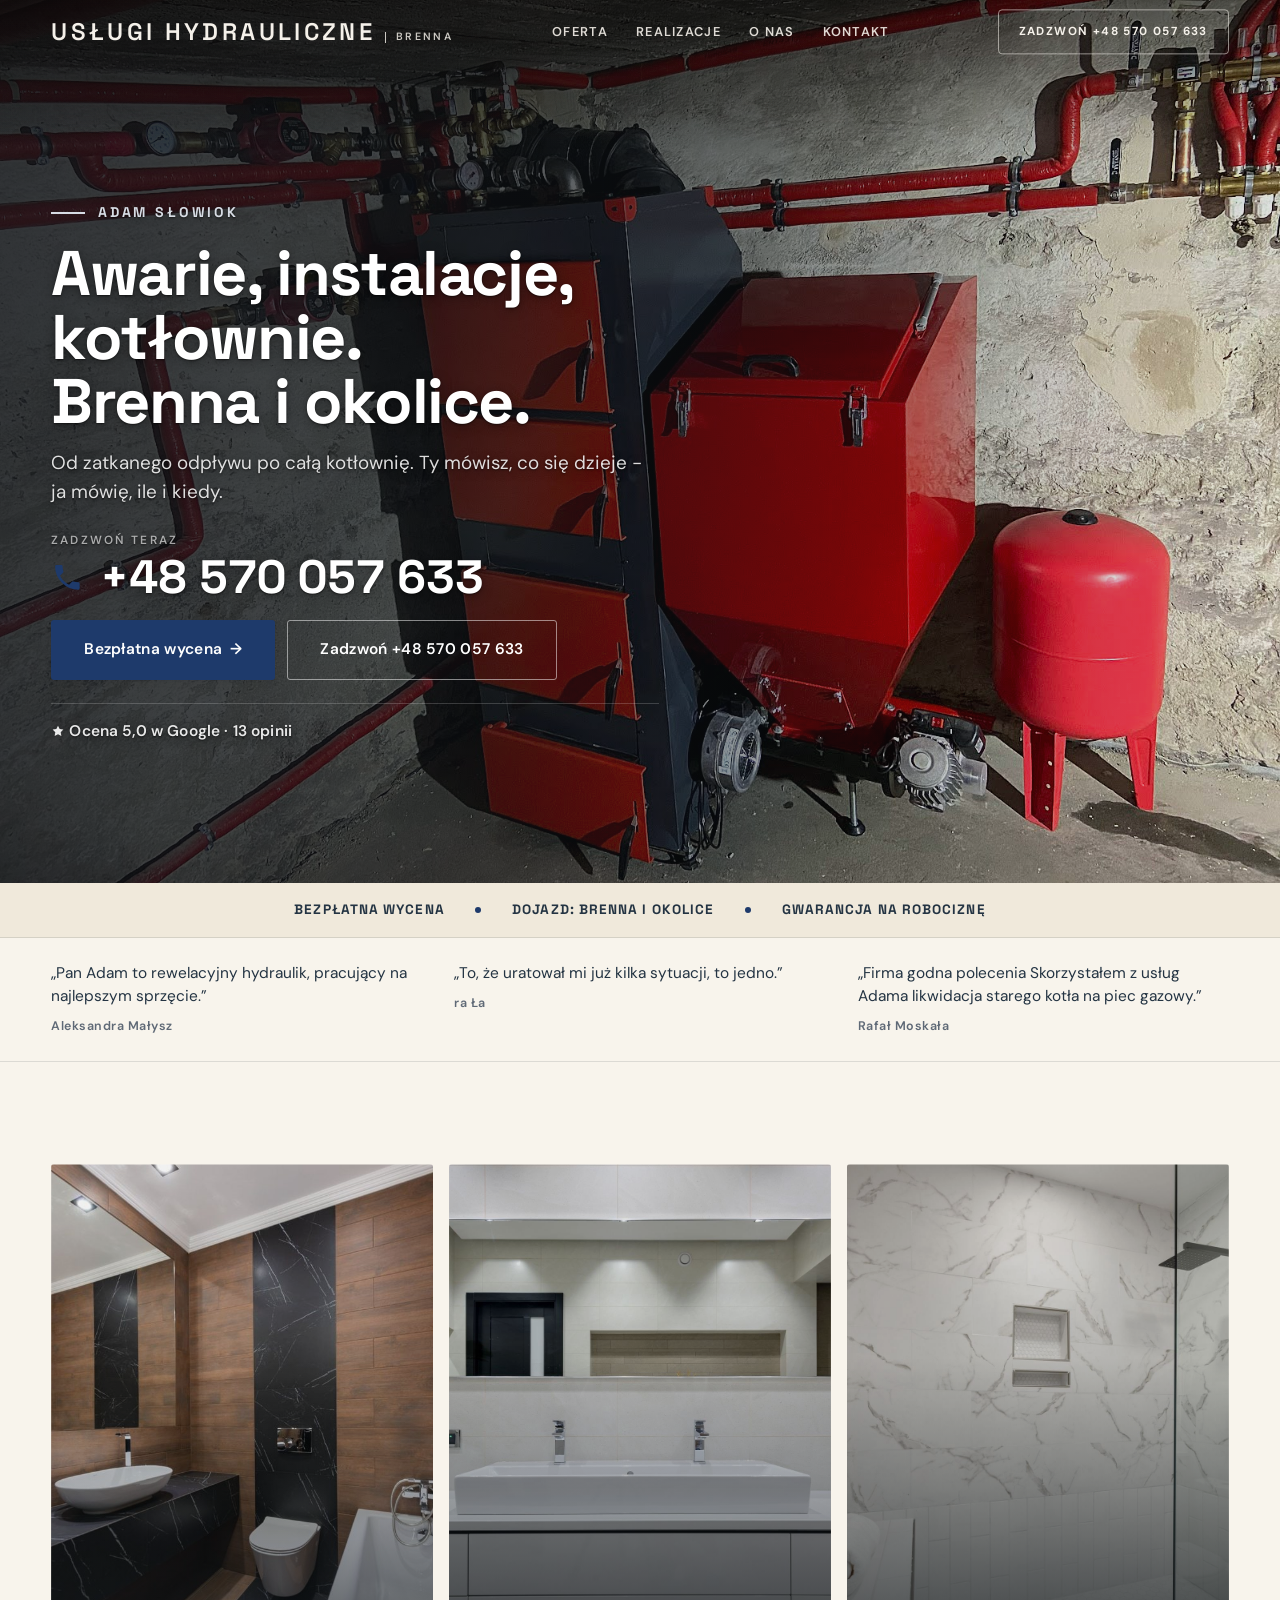
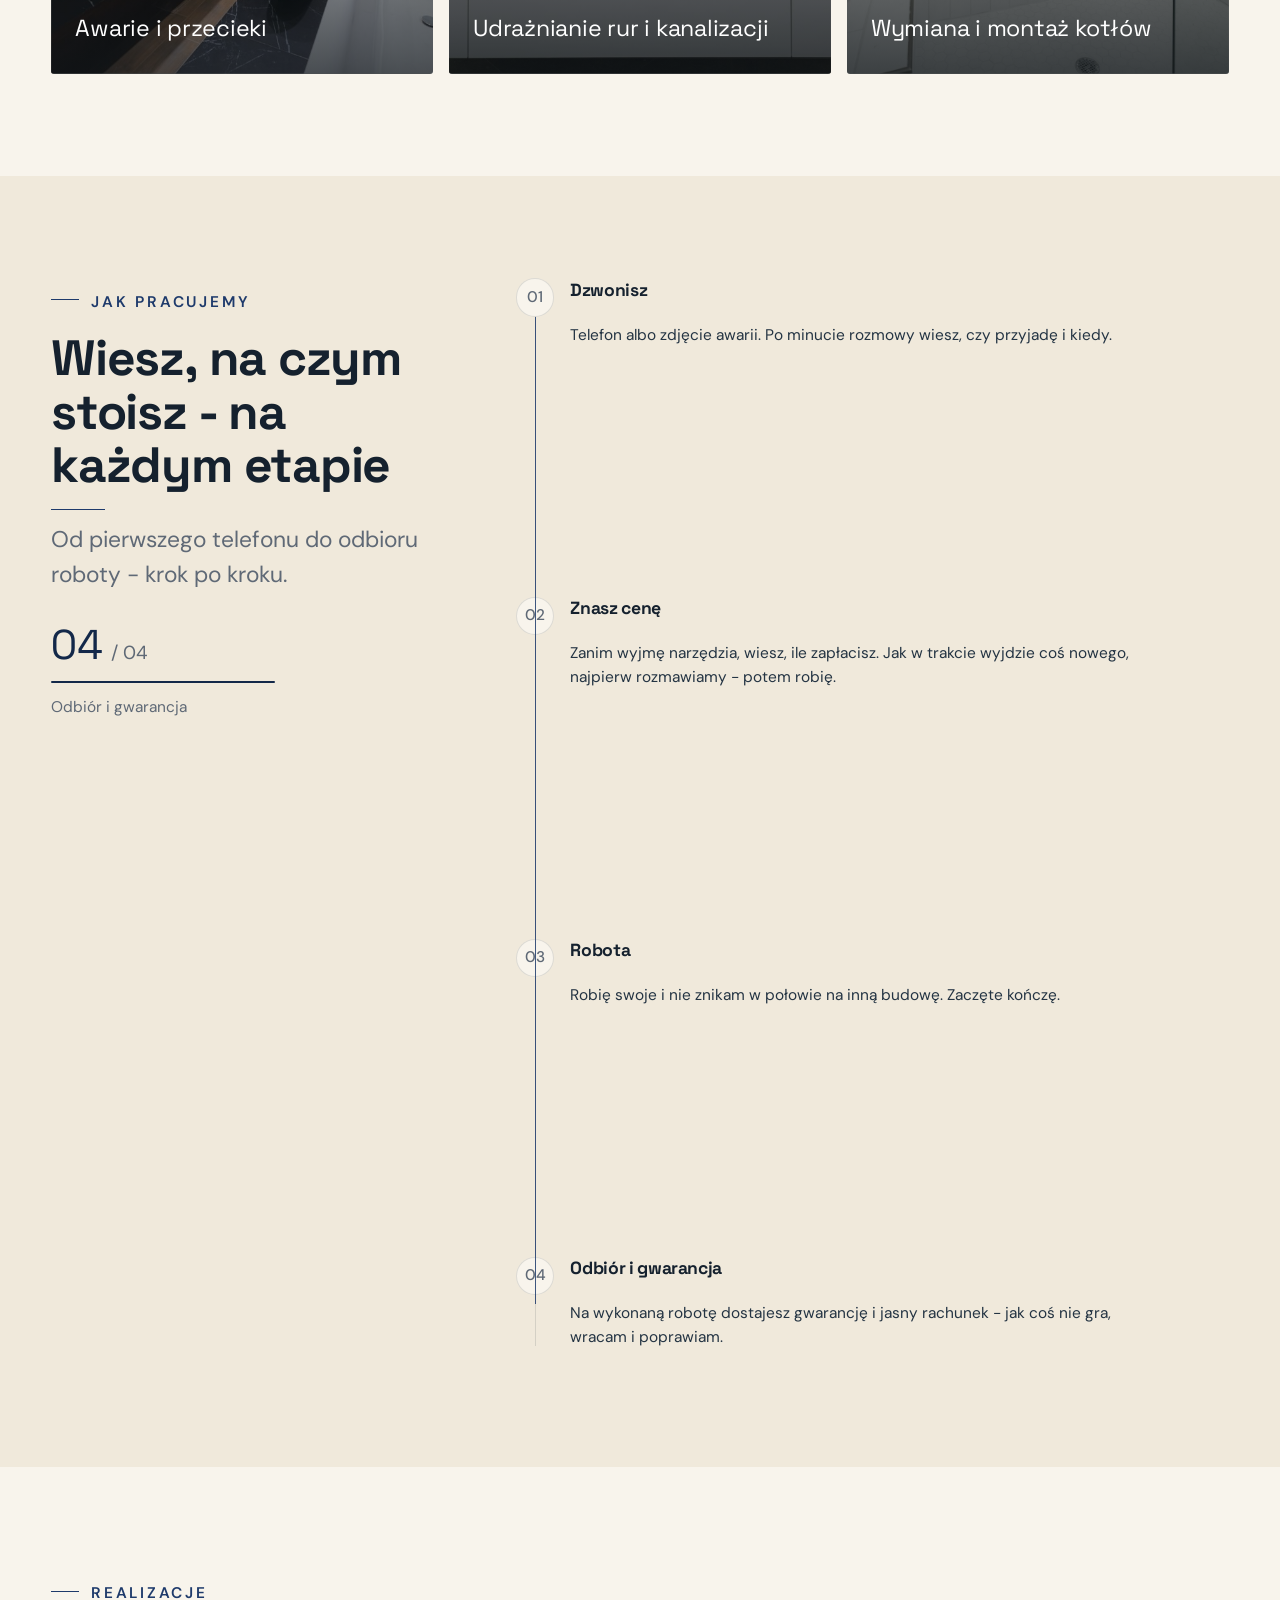
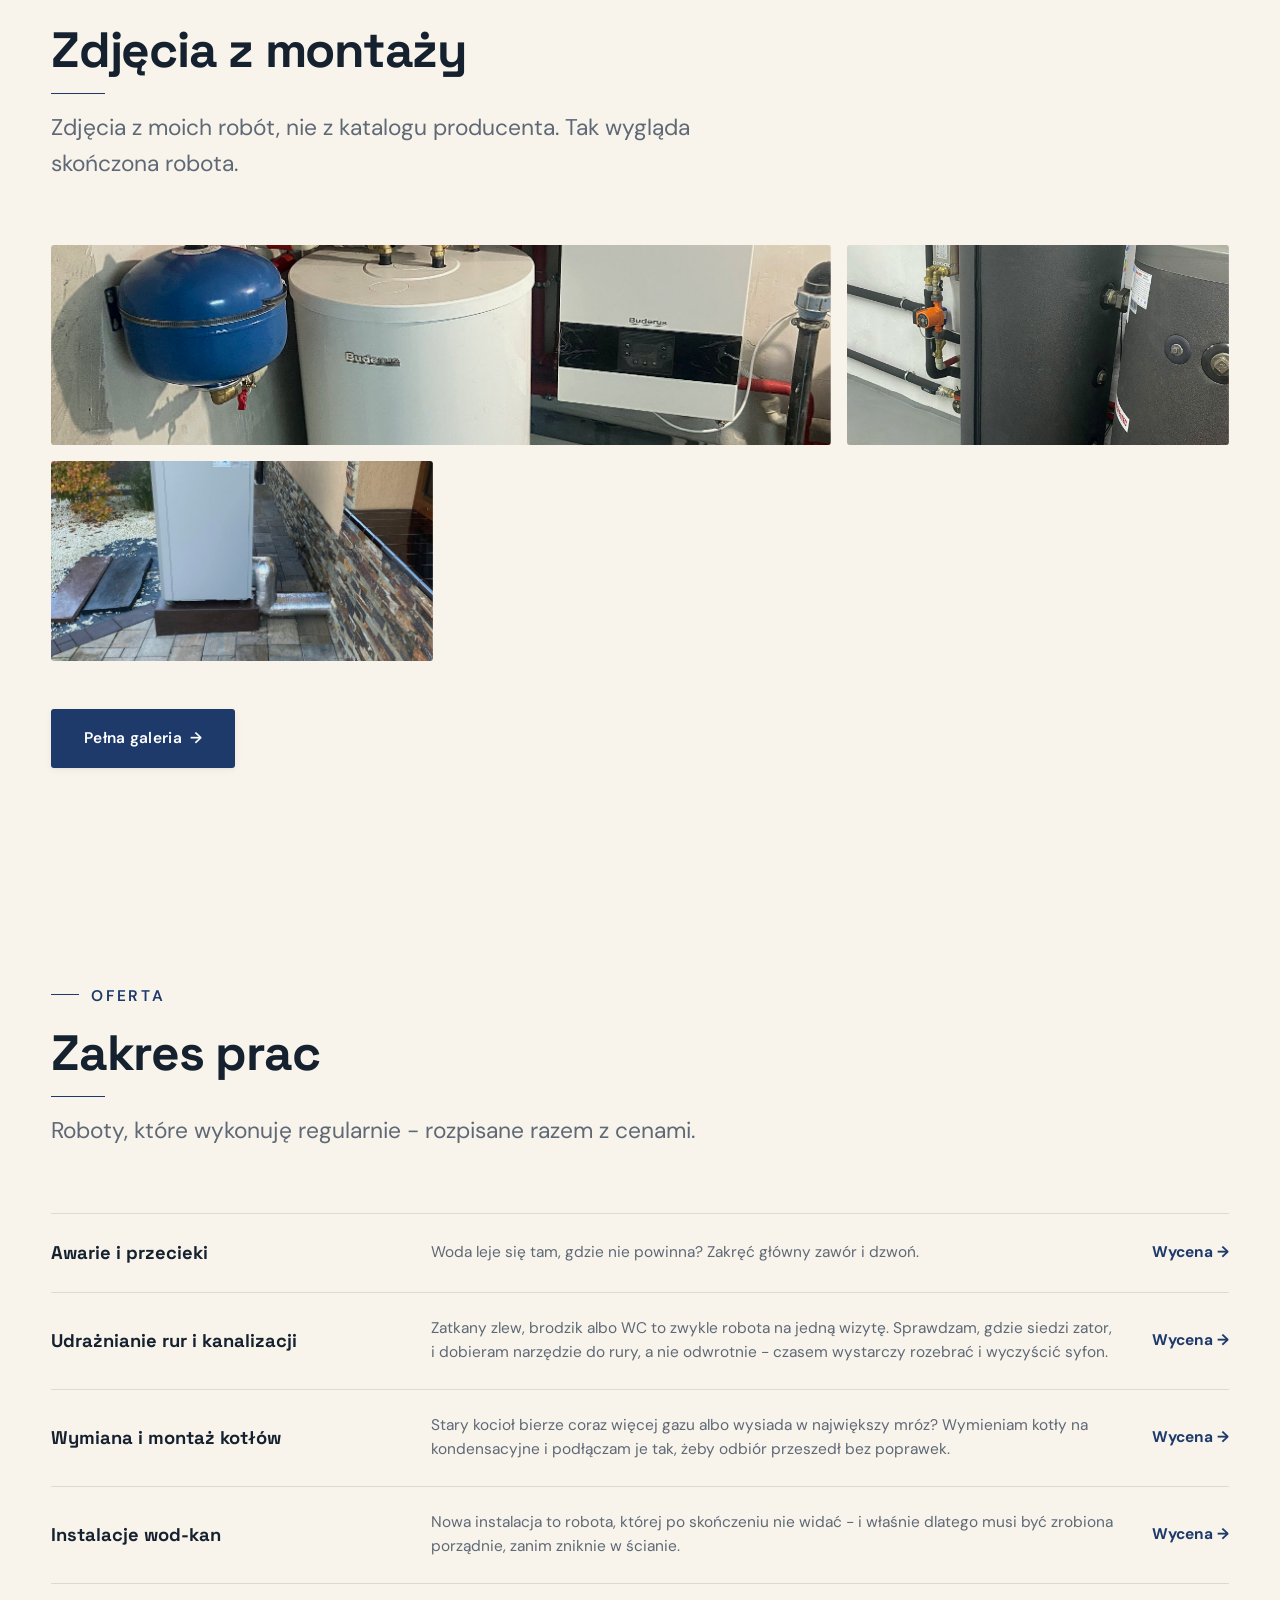
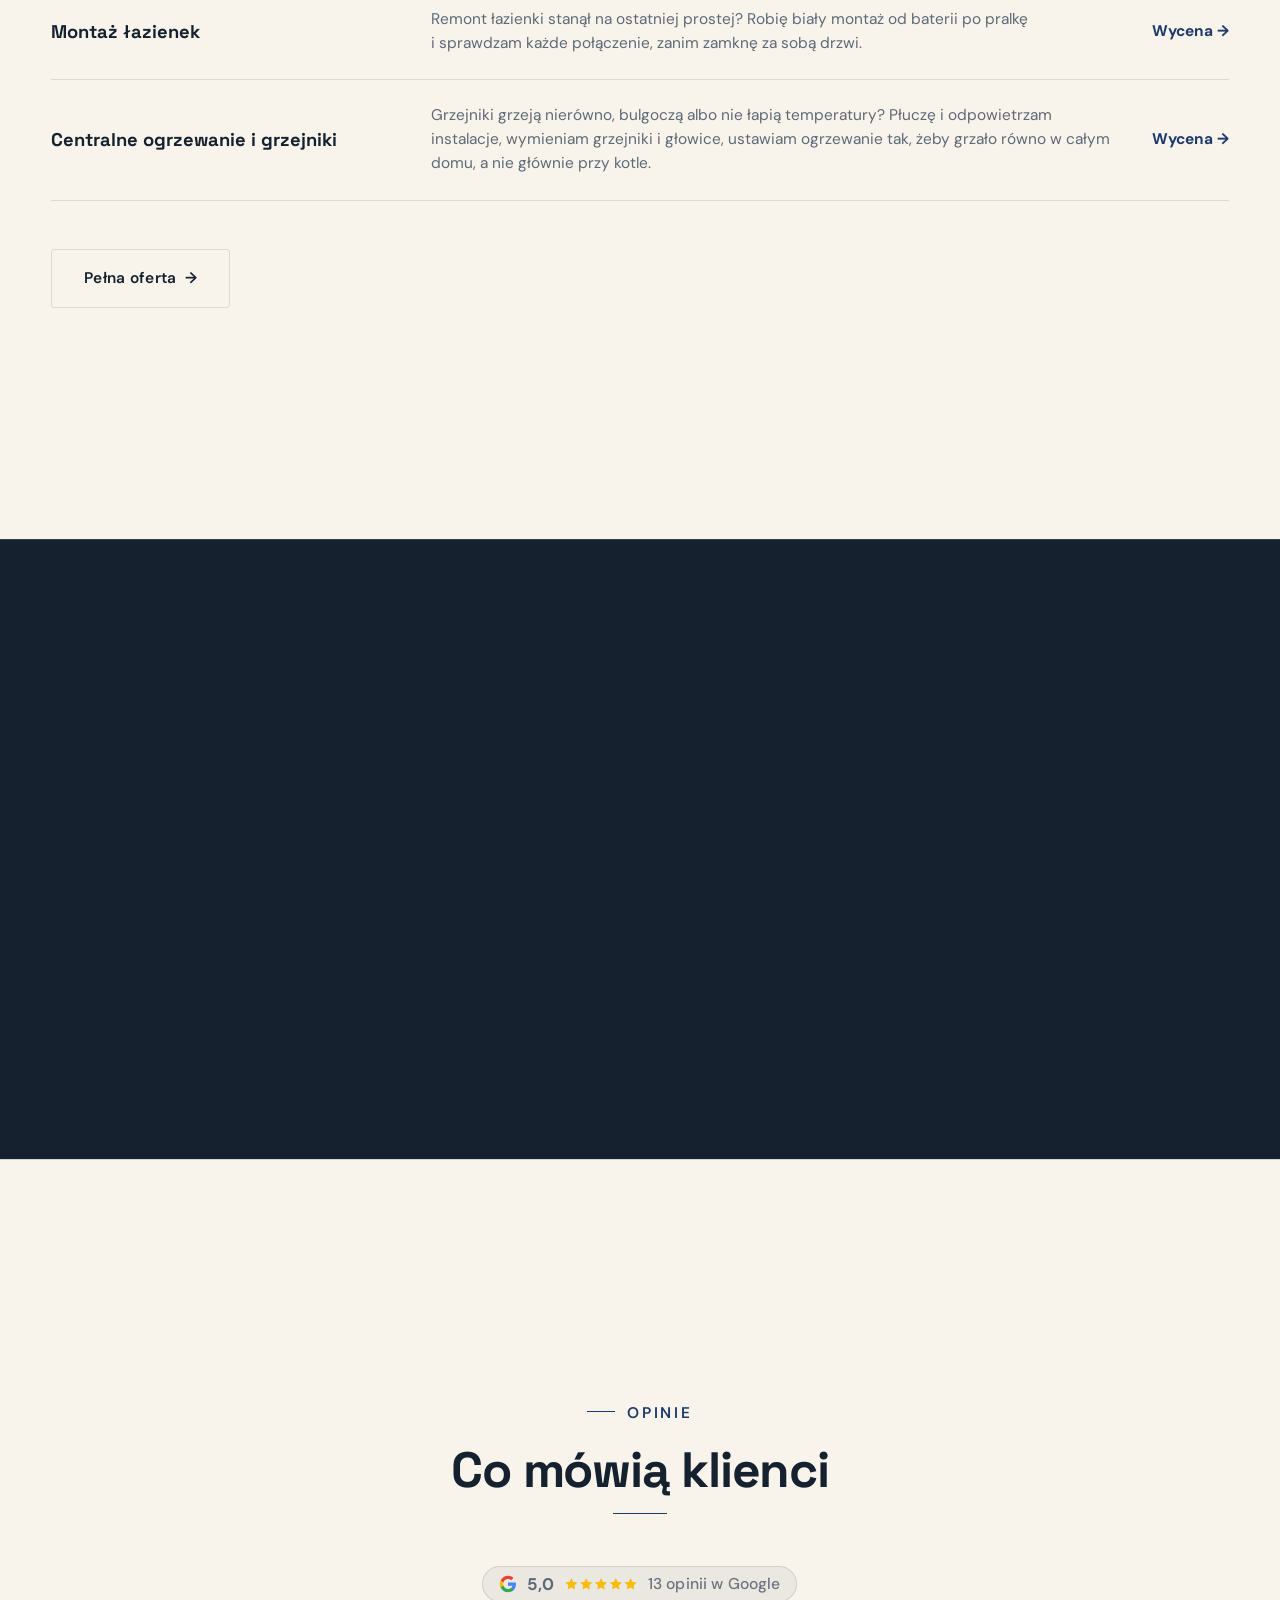
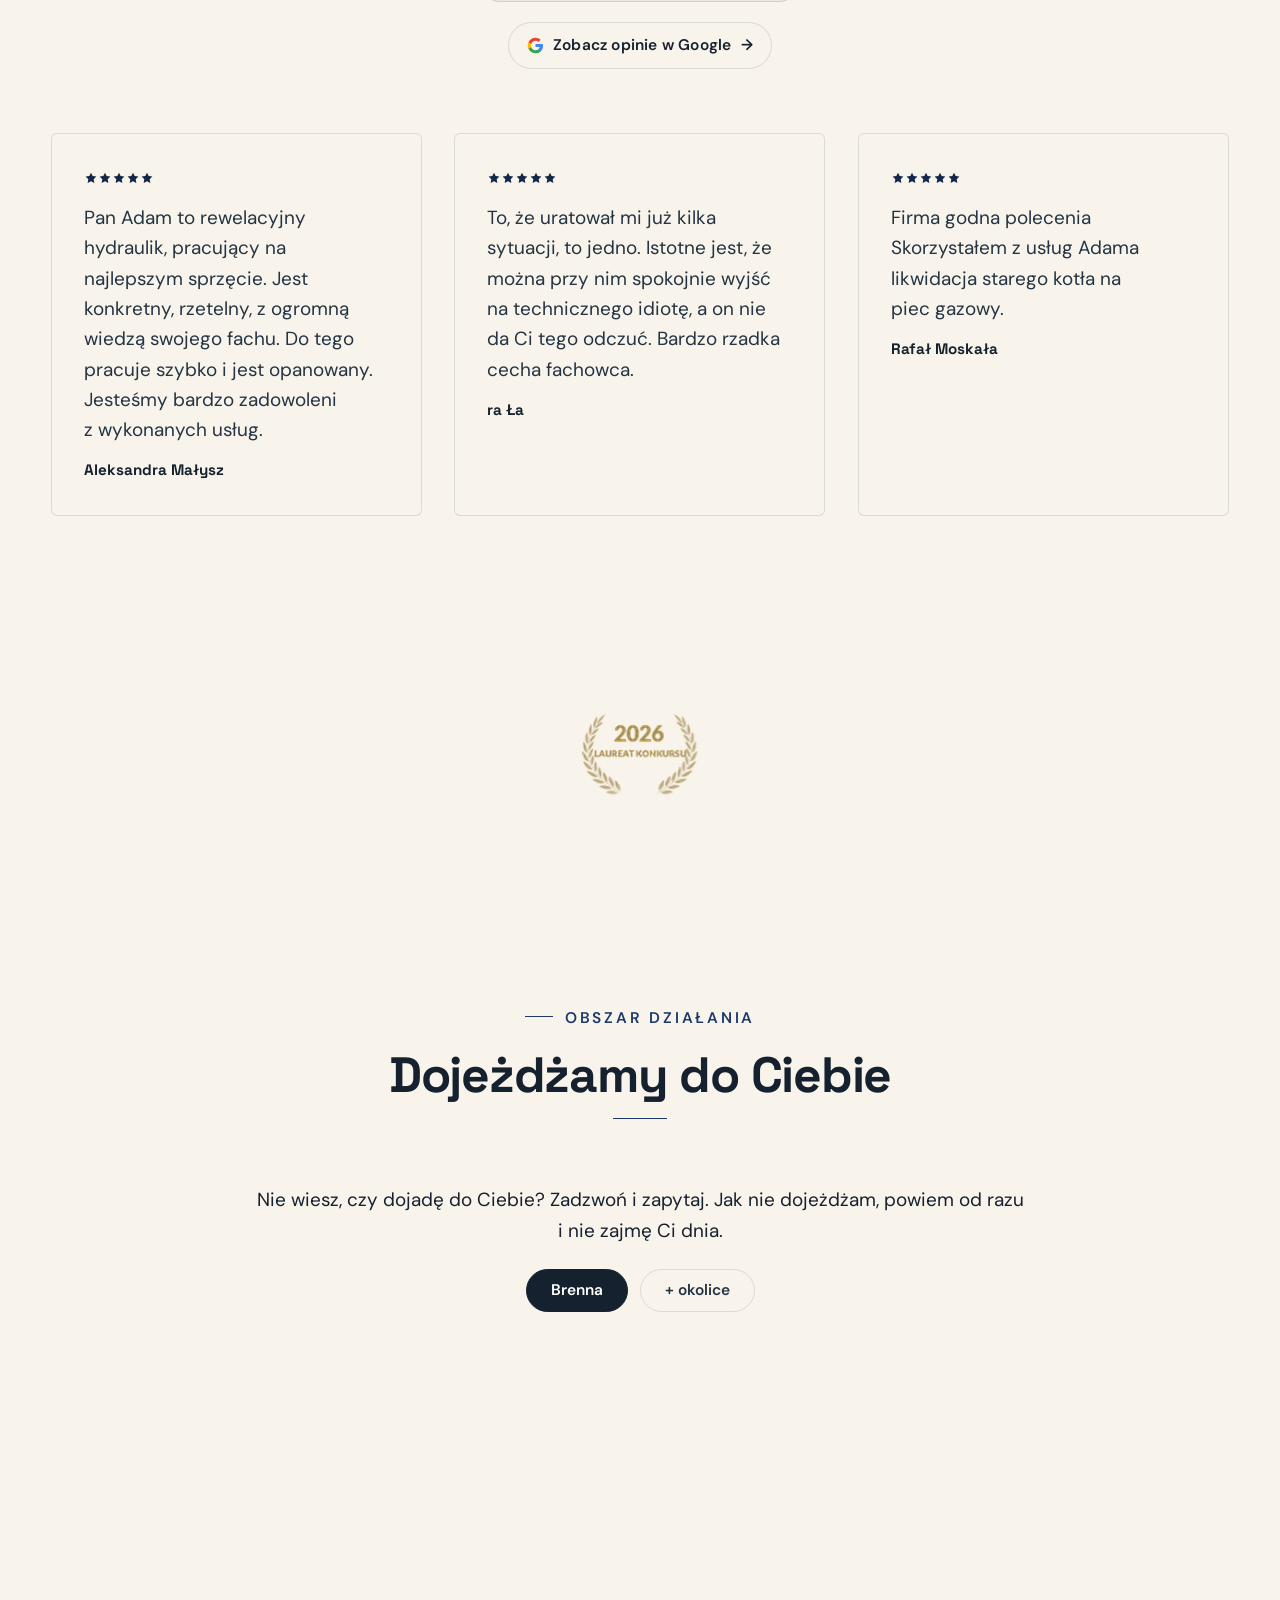
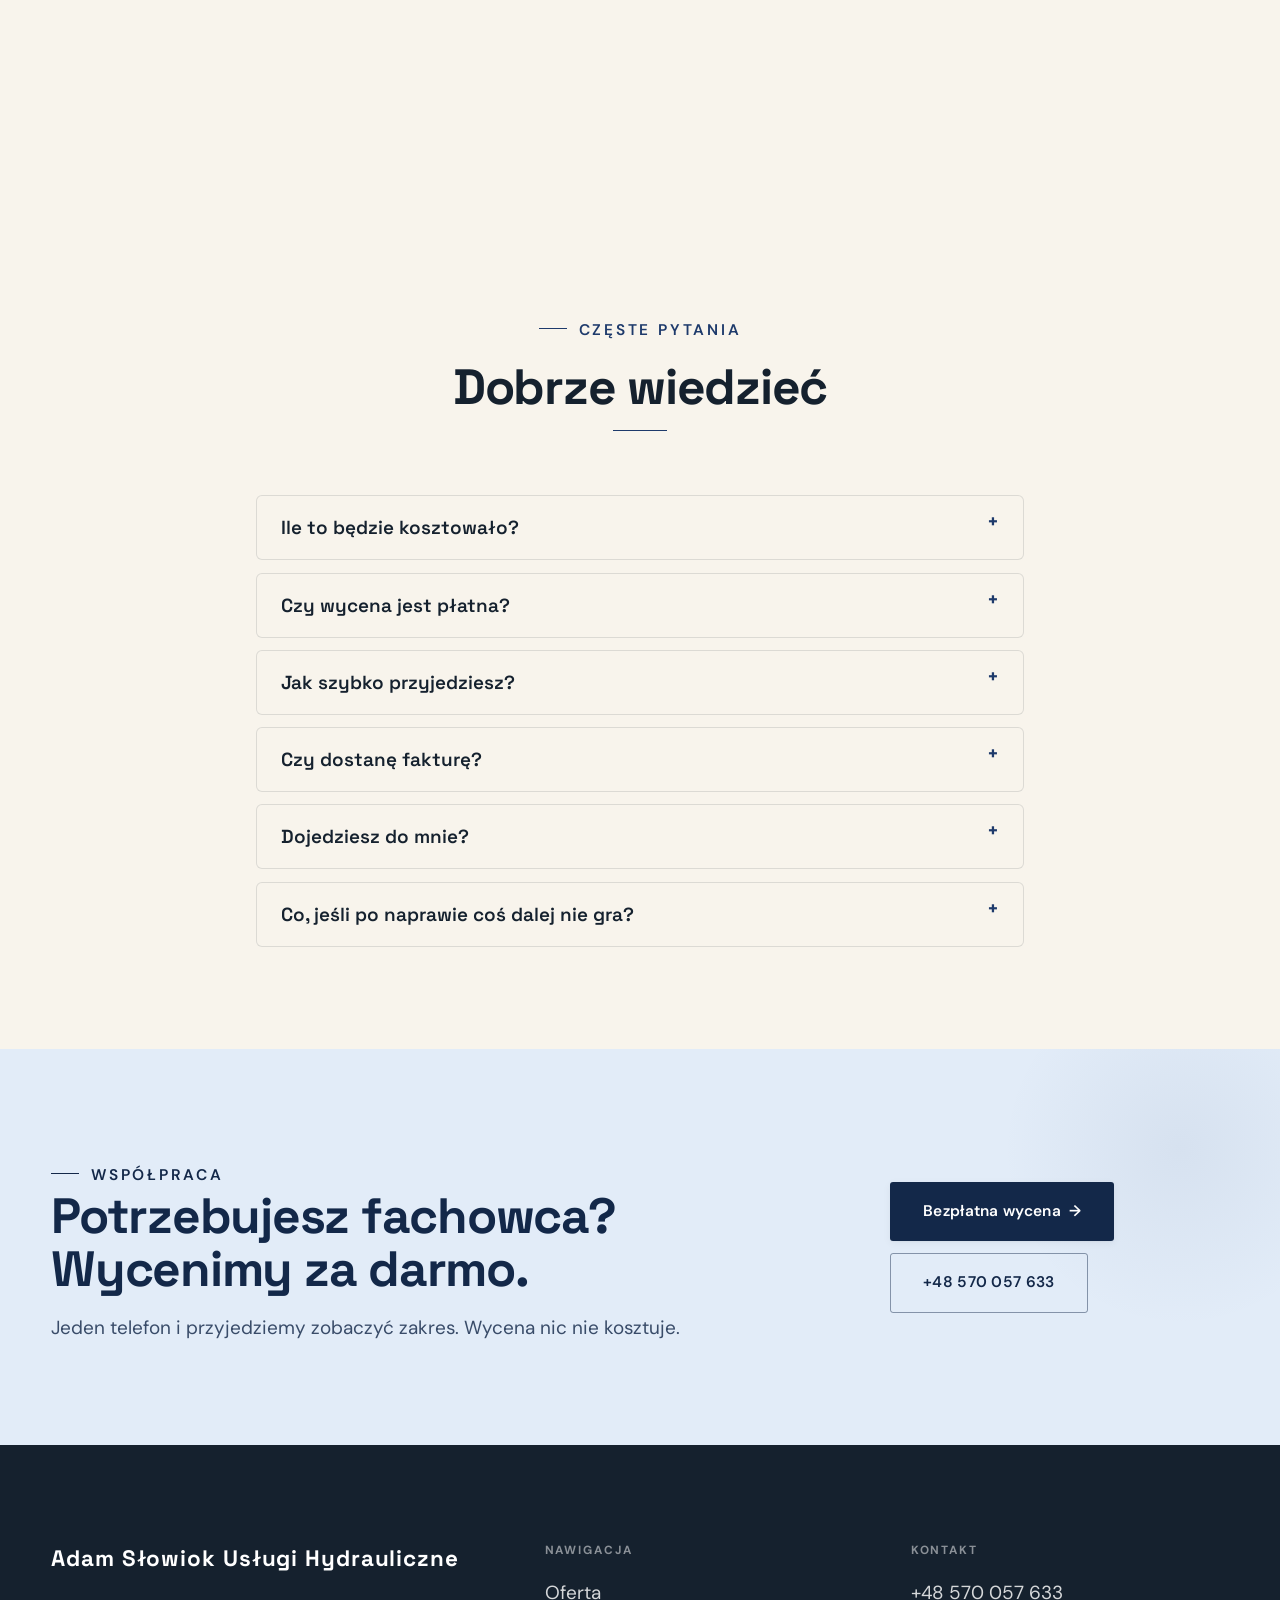
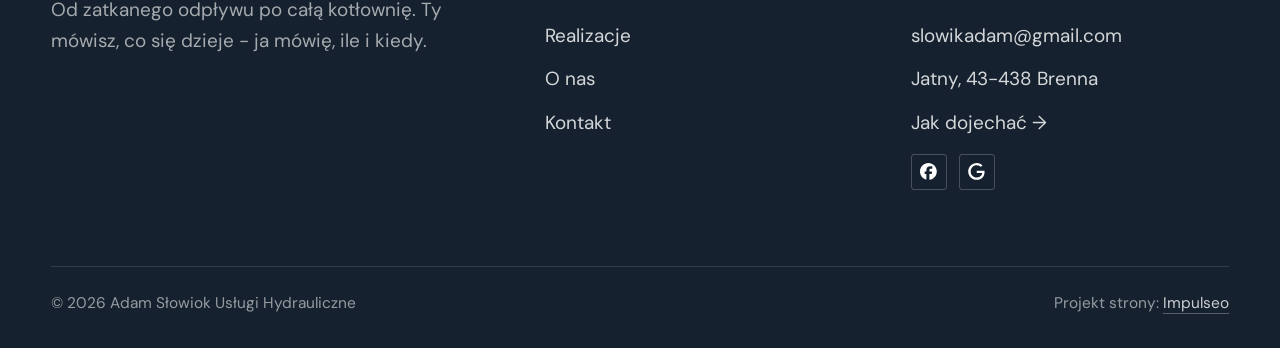
<file: index.html>
<!DOCTYPE html>
<html lang="pl">
<head>
<meta charset="UTF-8">
<meta name="viewport" content="width=device-width, initial-scale=1.0">
<title>Adam Słowiok Usługi Hydrauliczne - hydraulik, awarie i instalacje</title>
<meta name="description" content="Hydraulik w Brennej z dojazdem. Awarie, udrażnianie, instalacje wod-kan, wymiana kotłów. Cenę znasz przed robotą. Zadzwoń: +48 570 057 633.">
<link rel="canonical" href="https://kris20032.github.io/adam-slowiok-uslugi-hydrauliczne/">
<meta name="robots" content="noindex, nofollow">
<meta property="og:type" content="website">
<meta property="og:locale" content="pl_PL">
<meta property="og:site_name" content="Adam Słowiok Usługi Hydrauliczne">
<meta property="og:title" content="Adam Słowiok Usługi Hydrauliczne - hydraulik, awarie i instalacje">
<meta property="og:description" content="Hydraulik w Brennej z dojazdem. Awarie, udrażnianie, instalacje wod-kan, wymiana kotłów. Cenę znasz przed robotą. Zadzwoń: +48 570 057 633.">
<meta property="og:url" content="https://kris20032.github.io/adam-slowiok-uslugi-hydrauliczne/">
<meta property="og:image" content="https://kris20032.github.io/adam-slowiok-uslugi-hydrauliczne/img/og.jpg">
<meta property="og:image:width" content="1200">
<meta property="og:image:height" content="630">
<meta name="twitter:card" content="summary_large_image">
<script type="application/ld+json">{"@context": "https://schema.org", "@type": "Plumber", "name": "Adam Słowiok Usługi Hydrauliczne", "url": "https://kris20032.github.io/adam-slowiok-uslugi-hydrauliczne/", "telephone": "+48570057633", "image": "https://kris20032.github.io/adam-slowiok-uslugi-hydrauliczne/img/og.jpg", "areaServed": "Brenna", "sameAs": ["https://maps.google.com/?cid=15481509743274885373&g_mp=Cidnb29nbGUubWFwcy5wbGFjZXMudjEuUGxhY2VzLlNlYXJjaFRleHQQAhgEIAA", "https://www.facebook.com/106080801824163"]}</script>
<link rel="preconnect" href="https://fonts.googleapis.com">
<link rel="preconnect" href="https://fonts.gstatic.com" crossorigin>
<link href="https://fonts.googleapis.com/css2?family=Space+Grotesk:wght@500;600;700&family=DM+Sans:opsz,wght@9..40,400;9..40,500;9..40,600&display=swap" rel="stylesheet">
<link rel="stylesheet" href="assets/styles.css?v=b0ad8fbc">
</head>
<body>

<header class="nav">
  <div class="wrap nav-inner">
    <a class="brand" href="index.html"><span class="name">Usługi hydrauliczne</span><span class="sub">Brenna</span></a>
    <nav class="nav-links">
      <a href="oferta.html">Oferta</a>
      <a href="realizacje.html">Realizacje</a>
      <a href="o-nas.html">O nas</a>
      <a href="kontakt.html">Kontakt</a>
      <a href="tel:+48570057633" class="btn btn-accent">Zadzwoń +48 570 057 633</a>
    </nav>
    <button class="nav-toggle" aria-label="Menu"><span></span><span></span><span></span></button>
  </div>
</header>

<main>
<section class="hero-fach">
  <img class="hf-photo" src="img/hero.jpg" fetchpriority="high" data-rotate="img/g1.jpg|img/g2.jpg" alt="Adam Słowiok Usługi Hydrauliczne" width="1550" height="1146">
  <div class="hf-panel">
    <div class="hf-inner">
      <span class="hf-kicker">Adam Słowiok</span>
      <h1 class="hf-title">Awarie, instalacje, kotłownie. Brenna i okolice. <em></em></h1>
      <p class="hf-lead">Od zatkanego odpływu po całą kotłownię. Ty mówisz, co się dzieje - ja mówię, ile i kiedy.</p>
      <a class="hf-phone" href="tel:+48570057633"><span class="hf-phone-lab">Zadzwoń teraz</span><span class="hf-phone-num"><svg class="ico-tel" width="16" height="16" viewBox="0 0 24 24" fill="none" aria-hidden="true"><path d="M6.6 10.8a15.5 15.5 0 0 0 6.6 6.6l2.2-2.2a1 1 0 0 1 1-.24 11.4 11.4 0 0 0 3.6.58 1 1 0 0 1 1 1V20a1 1 0 0 1-1 1A17 17 0 0 1 3 4a1 1 0 0 1 1-1h3.5a1 1 0 0 1 1 1c0 1.25.2 2.46.58 3.6a1 1 0 0 1-.25 1l-2.23 2.2Z" fill="currentColor"/></svg> +48 570 057 633</span></a>
      <div class="hf-actions">
        <a href="kontakt.html" class="btn btn-accent">Bezpłatna wycena <span class="arr">→</span></a>
        <a href="tel:+48570057633" class="btn btn-ghost hf-ghost">Zadzwoń +48 570 057 633</a>
      </div>
      <div class="hf-trust"><svg class="ico-star" width="14" height="14" viewBox="0 0 24 24" style="vertical-align:-2px" aria-hidden="true"><path d="M12 2.8l2.85 5.8 6.4.93-4.63 4.5 1.1 6.37L12 17.4l-5.72 3 1.1-6.37-4.63-4.5 6.4-.93L12 2.8Z" fill="currentColor"/></svg> Ocena 5,0 w Google · 13 opinii</div>
    </div>
  </div>
</section>
<section class="fach-promise">
  <div class="wrap">
    <ul class="fp-row reveal"><li>Bezpłatna wycena</li><li>Dojazd: Brenna i okolice</li><li>Gwarancja na robociznę</li></ul>
  </div>
</section>
<section class="opinie-mini" aria-label="Opinie klientów">
  <div class="wrap">
    <div class="om-row">
      <div class="om-item reveal"><blockquote>„Pan Adam to rewelacyjny hydraulik, pracujący na najlepszym sprzęcie.”</blockquote><span class="om-autor">Aleksandra Małysz</span></div>
      <div class="om-item reveal"><blockquote>„To, że uratował mi już kilka sytuacji, to jedno.”</blockquote><span class="om-autor">ra Ła</span></div>
      <div class="om-item reveal"><blockquote>„Firma godna polecenia Skorzystałem z usług Adama likwidacja starego kotła na piec gazowy.”</blockquote><span class="om-autor">Rafał Moskała</span></div>
    </div>
  </div>
</section>
<section class="gateways-band">
  <div class="wrap">
    <div class="gateways">
      <a href="oferta.html" class="gateway reveal"><img src="img/g3.jpg" alt="Awarie i przecieki" loading="lazy" width="1200" height="801" decoding="async"><span class="g-ttl">Awarie i przecieki</span></a>
      <a href="oferta.html" class="gateway reveal"><img src="img/g4.jpg" alt="Udrażnianie rur i kanalizacji" loading="lazy" width="1880" height="1255" decoding="async"><span class="g-ttl">Udrażnianie rur i kanalizacji</span></a>
      <a href="oferta.html" class="gateway reveal"><img src="img/g5.jpg" alt="Wymiana i montaż kotłów" loading="lazy" width="1880" height="1254" decoding="async"><span class="g-ttl">Wymiana i montaż kotłów</span></a>
    </div>
  </div>
</section>
<section class="proces proces-os fachowcy">
  <div class="wrap proc-grid">
    <div class="proc-side">
      <div class="head reveal">
        <span class="eyebrow">Jak pracujemy</span>
        <h2>Wiesz, na czym stoisz - na każdym etapie</h2>
        <p>Od pierwszego telefonu do odbioru roboty - krok po kroku.</p>
      </div>
      <div class="proc-count" aria-hidden="true"><span class="pc-cur">01</span><span class="pc-all">/ 04</span></div>
      <div class="proc-bar" aria-hidden="true"><i></i></div>
      <p class="proc-now" aria-hidden="true">Dzwonisz</p>
    </div>
    <ol class="proces-line">
      <li class="reveal"><span class="pno">01</span><h3>Dzwonisz</h3><p>Telefon albo zdjęcie awarii. Po minucie rozmowy wiesz, czy przyjadę i kiedy.</p></li>
      <li class="reveal"><span class="pno">02</span><h3>Znasz cenę</h3><p>Zanim wyjmę narzędzia, wiesz, ile zapłacisz. Jak w trakcie wyjdzie coś nowego, najpierw rozmawiamy - potem robię.</p></li>
      <li class="reveal"><span class="pno">03</span><h3>Robota</h3><p>Robię swoje i nie znikam w połowie na inną budowę. Zaczęte kończę.</p></li>
      <li class="reveal"><span class="pno">04</span><h3>Odbiór i gwarancja</h3><p>Na wykonaną robotę dostajesz gwarancję i jasny rachunek - jak coś nie gra, wracam i poprawiam.</p></li>
    </ol>
  </div>
</section>
<section>
  <div class="wrap">
    <div class="head reveal">
      <span class="eyebrow">Realizacje</span>
      <h2>Zdjęcia z montaży</h2>
      <p>Zdjęcia z moich robót, nie z katalogu producenta. Tak wygląda skończona robota.</p>
    </div>
    <div class="gallery">
      <div class="tile t-two3 reveal"><img src="img/g8.jpg" alt="Adam Słowiok Usługi Hydrauliczne" loading="lazy" width="1600" height="2133" decoding="async"></div>
      <div class="tile t-third reveal"><img src="img/g9.jpg" alt="Adam Słowiok Usługi Hydrauliczne" loading="lazy" width="1406" height="1936" decoding="async"></div>
      <div class="tile t-third reveal"><img src="img/g10.jpg" alt="Adam Słowiok Usługi Hydrauliczne" loading="lazy" width="1548" height="2080" decoding="async"></div>
      <div class="tile t-third reveal"><img src="img/g11.jpg" alt="Adam Słowiok Usługi Hydrauliczne" loading="lazy" width="1530" height="2066" decoding="async"></div>
      <div class="tile t-third reveal"><img src="img/g12.jpg" alt="Adam Słowiok Usługi Hydrauliczne" loading="lazy" width="1204" height="506" decoding="async"></div>
    </div>
    <div style="margin-top:var(--space-7)" class="reveal"><a href="realizacje.html" class="btn btn-accent">Pełna galeria <span class="arr">→</span></a></div>
  </div>
</section>
<section class="fach-uslugi">
  <div class="wrap">
    <div class="head reveal">
      <span class="eyebrow">Oferta</span>
      <h2>Zakres prac</h2>
      <p>Roboty, które wykonuję regularnie - rozpisane razem z cenami.</p>
    </div>
    <ul class="fu-list">
      <li class="fu-row reveal"><div class="fu-name">Awarie i przecieki</div><div class="fu-desc">Woda leje się tam, gdzie nie powinna? Zakręć główny zawór i dzwoń.</div><a class="fu-cta" href="kontakt.html">Wycena <span class="arr">→</span></a></li>
      <li class="fu-row reveal"><div class="fu-name">Udrażnianie rur i kanalizacji</div><div class="fu-desc">Zatkany zlew, brodzik albo WC to zwykle robota na jedną wizytę. Sprawdzam, gdzie siedzi zator, i dobieram narzędzie do rury, a nie odwrotnie - czasem wystarczy rozebrać i wyczyścić syfon.</div><a class="fu-cta" href="kontakt.html">Wycena <span class="arr">→</span></a></li>
      <li class="fu-row reveal"><div class="fu-name">Wymiana i montaż kotłów</div><div class="fu-desc">Stary kocioł bierze coraz więcej gazu albo wysiada w największy mróz? Wymieniam kotły na kondensacyjne i podłączam je tak, żeby odbiór przeszedł bez poprawek.</div><a class="fu-cta" href="kontakt.html">Wycena <span class="arr">→</span></a></li>
      <li class="fu-row reveal"><div class="fu-name">Instalacje wod-kan</div><div class="fu-desc">Nowa instalacja to robota, której po skończeniu nie widać - i właśnie dlatego musi być zrobiona porządnie, zanim zniknie w ścianie.</div><a class="fu-cta" href="kontakt.html">Wycena <span class="arr">→</span></a></li>
      <li class="fu-row reveal"><div class="fu-name">Montaż łazienek</div><div class="fu-desc">Remont łazienki stanął na ostatniej prostej? Robię biały montaż od baterii po pralkę i sprawdzam każde połączenie, zanim zamknę za sobą drzwi.</div><a class="fu-cta" href="kontakt.html">Wycena <span class="arr">→</span></a></li>
      <li class="fu-row reveal"><div class="fu-name">Centralne ogrzewanie i grzejniki</div><div class="fu-desc">Grzejniki grzeją nierówno, bulgoczą albo nie łapią temperatury? Płuczę i odpowietrzam instalacje, wymieniam grzejniki i głowice, ustawiam ogrzewanie tak, żeby grzało równo w całym domu, a nie głównie przy kotle.</div><a class="fu-cta" href="kontakt.html">Wycena <span class="arr">→</span></a></li>
    </ul>
    <div style="margin-top:var(--space-7)" class="reveal"><a href="oferta.html" class="btn btn-ghost">Pełna oferta <span class="arr">→</span></a></div>
  </div>
</section>
<section class="stopklatka" aria-hidden="true">
  <div class="stk-bg" style="background-image:url(img/g7.jpg)"></div>
</section>
<section class="opinie">
  <div class="wrap">
    <div class="head center reveal">
      <span class="eyebrow">Opinie</span>
      <h2>Co mówią klienci</h2>
    </div>
    <p class="op-meta reveal"><span class="g-badge"><svg class="gb-ico" viewBox="0 0 24 24" width="18" height="18" aria-hidden="true"><path fill="#4285F4" d="M22.56 12.25c0-.78-.07-1.53-.2-2.25H12v4.26h5.92c-.26 1.37-1.04 2.53-2.21 3.31v2.77h3.57c2.08-1.92 3.28-4.74 3.28-8.09z"/><path fill="#34A853" d="M12 23c2.97 0 5.46-.98 7.28-2.66l-3.57-2.77c-.98.66-2.23 1.06-3.71 1.06-2.86 0-5.29-1.93-6.16-4.53H2.18v2.84C3.99 20.53 7.7 23 12 23z"/><path fill="#FBBC05" d="M5.84 14.09c-.22-.66-.35-1.36-.35-2.09s.13-1.43.35-2.09V7.07H2.18C1.43 8.55 1 10.22 1 12s.43 3.45 1.18 4.93l2.85-2.22.81-.62z"/><path fill="#EA4335" d="M12 5.38c1.62 0 3.06.56 4.21 1.64l3.15-3.15C17.45 2.09 14.97 1 12 1 7.7 1 3.99 3.47 2.18 7.07l3.66 2.84c.87-2.6 3.3-4.53 6.16-4.53z"/></svg><b class="gb-ocena">5,0</b><svg class="gb-stars" viewBox="0 0 90 18" width="74" height="14.8" aria-hidden="true"><g fill="currentColor" opacity=".26"><path transform="translate(0,0)" d="M9 1.6l2.2 4.46 4.92.72-3.56 3.47.84 4.9L9 12.74l-4.4 2.31.84-4.9L1.88 6.68l4.92-.72L9 1.6Z"/><path transform="translate(18,0)" d="M9 1.6l2.2 4.46 4.92.72-3.56 3.47.84 4.9L9 12.74l-4.4 2.31.84-4.9L1.88 6.68l4.92-.72L9 1.6Z"/><path transform="translate(36,0)" d="M9 1.6l2.2 4.46 4.92.72-3.56 3.47.84 4.9L9 12.74l-4.4 2.31.84-4.9L1.88 6.68l4.92-.72L9 1.6Z"/><path transform="translate(54,0)" d="M9 1.6l2.2 4.46 4.92.72-3.56 3.47.84 4.9L9 12.74l-4.4 2.31.84-4.9L1.88 6.68l4.92-.72L9 1.6Z"/><path transform="translate(72,0)" d="M9 1.6l2.2 4.46 4.92.72-3.56 3.47.84 4.9L9 12.74l-4.4 2.31.84-4.9L1.88 6.68l4.92-.72L9 1.6Z"/></g><clipPath id="gs1000"><rect x="0" y="0" width="90.0" height="18"/></clipPath><g fill="#FBBC04" clip-path="url(#gs1000)"><path transform="translate(0,0)" d="M9 1.6l2.2 4.46 4.92.72-3.56 3.47.84 4.9L9 12.74l-4.4 2.31.84-4.9L1.88 6.68l4.92-.72L9 1.6Z"/><path transform="translate(18,0)" d="M9 1.6l2.2 4.46 4.92.72-3.56 3.47.84 4.9L9 12.74l-4.4 2.31.84-4.9L1.88 6.68l4.92-.72L9 1.6Z"/><path transform="translate(36,0)" d="M9 1.6l2.2 4.46 4.92.72-3.56 3.47.84 4.9L9 12.74l-4.4 2.31.84-4.9L1.88 6.68l4.92-.72L9 1.6Z"/><path transform="translate(54,0)" d="M9 1.6l2.2 4.46 4.92.72-3.56 3.47.84 4.9L9 12.74l-4.4 2.31.84-4.9L1.88 6.68l4.92-.72L9 1.6Z"/><path transform="translate(72,0)" d="M9 1.6l2.2 4.46 4.92.72-3.56 3.47.84 4.9L9 12.74l-4.4 2.31.84-4.9L1.88 6.68l4.92-.72L9 1.6Z"/></g></svg><span class="gb-txt">13 opinii w Google</span></span></p>
    <p class="op-meta reveal"><a class="op-google" href="https://maps.google.com/?cid=15481509743274885373&amp;g_mp=Cidnb29nbGUubWFwcy5wbGFjZXMudjEuUGxhY2VzLlNlYXJjaFRleHQQAhgEIAA" target="_blank" rel="noopener"><svg class="op-g-ico" viewBox="0 0 24 24" width="17" height="17" aria-hidden="true"><path fill="#4285F4" d="M22.56 12.25c0-.78-.07-1.53-.2-2.25H12v4.26h5.92c-.26 1.37-1.04 2.53-2.21 3.31v2.77h3.57c2.08-1.92 3.28-4.74 3.28-8.09z"/><path fill="#34A853" d="M12 23c2.97 0 5.46-.98 7.28-2.66l-3.57-2.77c-.98.66-2.23 1.06-3.71 1.06-2.86 0-5.29-1.93-6.16-4.53H2.18v2.84C3.99 20.53 7.7 23 12 23z"/><path fill="#FBBC05" d="M5.84 14.09c-.22-.66-.35-1.36-.35-2.09s.13-1.43.35-2.09V7.07H2.18C1.43 8.55 1 10.22 1 12s.43 3.45 1.18 4.93l2.85-2.22.81-.62z"/><path fill="#EA4335" d="M12 5.38c1.62 0 3.06.56 4.21 1.64l3.15-3.15C17.45 2.09 14.97 1 12 1 7.7 1 3.99 3.47 2.18 7.07l3.66 2.84c.87-2.6 3.3-4.53 6.16-4.53z"/></svg><span>Zobacz opinie w Google</span><span class="arr">→</span></a></p>
    <div class="opinie-grid">
      <figure class="op-card reveal"><span class="op-star"><svg class="ico-star" width="14" height="14" viewBox="0 0 24 24" style="vertical-align:-2px" aria-hidden="true"><path d="M12 2.8l2.85 5.8 6.4.93-4.63 4.5 1.1 6.37L12 17.4l-5.72 3 1.1-6.37-4.63-4.5 6.4-.93L12 2.8Z" fill="currentColor"/></svg><svg class="ico-star" width="14" height="14" viewBox="0 0 24 24" style="vertical-align:-2px" aria-hidden="true"><path d="M12 2.8l2.85 5.8 6.4.93-4.63 4.5 1.1 6.37L12 17.4l-5.72 3 1.1-6.37-4.63-4.5 6.4-.93L12 2.8Z" fill="currentColor"/></svg><svg class="ico-star" width="14" height="14" viewBox="0 0 24 24" style="vertical-align:-2px" aria-hidden="true"><path d="M12 2.8l2.85 5.8 6.4.93-4.63 4.5 1.1 6.37L12 17.4l-5.72 3 1.1-6.37-4.63-4.5 6.4-.93L12 2.8Z" fill="currentColor"/></svg><svg class="ico-star" width="14" height="14" viewBox="0 0 24 24" style="vertical-align:-2px" aria-hidden="true"><path d="M12 2.8l2.85 5.8 6.4.93-4.63 4.5 1.1 6.37L12 17.4l-5.72 3 1.1-6.37-4.63-4.5 6.4-.93L12 2.8Z" fill="currentColor"/></svg><svg class="ico-star" width="14" height="14" viewBox="0 0 24 24" style="vertical-align:-2px" aria-hidden="true"><path d="M12 2.8l2.85 5.8 6.4.93-4.63 4.5 1.1 6.37L12 17.4l-5.72 3 1.1-6.37-4.63-4.5 6.4-.93L12 2.8Z" fill="currentColor"/></svg></span><blockquote>Pan Adam to rewelacyjny hydraulik, pracujący na najlepszym sprzęcie. Jest konkretny, rzetelny, z ogromną wiedzą swojego fachu. Do tego pracuje szybko i jest opanowany. Jesteśmy bardzo zadowoleni z wykonanych usług.</blockquote><span class="op-autor">Aleksandra Małysz</span></figure>
      <figure class="op-card reveal"><span class="op-star"><svg class="ico-star" width="14" height="14" viewBox="0 0 24 24" style="vertical-align:-2px" aria-hidden="true"><path d="M12 2.8l2.85 5.8 6.4.93-4.63 4.5 1.1 6.37L12 17.4l-5.72 3 1.1-6.37-4.63-4.5 6.4-.93L12 2.8Z" fill="currentColor"/></svg><svg class="ico-star" width="14" height="14" viewBox="0 0 24 24" style="vertical-align:-2px" aria-hidden="true"><path d="M12 2.8l2.85 5.8 6.4.93-4.63 4.5 1.1 6.37L12 17.4l-5.72 3 1.1-6.37-4.63-4.5 6.4-.93L12 2.8Z" fill="currentColor"/></svg><svg class="ico-star" width="14" height="14" viewBox="0 0 24 24" style="vertical-align:-2px" aria-hidden="true"><path d="M12 2.8l2.85 5.8 6.4.93-4.63 4.5 1.1 6.37L12 17.4l-5.72 3 1.1-6.37-4.63-4.5 6.4-.93L12 2.8Z" fill="currentColor"/></svg><svg class="ico-star" width="14" height="14" viewBox="0 0 24 24" style="vertical-align:-2px" aria-hidden="true"><path d="M12 2.8l2.85 5.8 6.4.93-4.63 4.5 1.1 6.37L12 17.4l-5.72 3 1.1-6.37-4.63-4.5 6.4-.93L12 2.8Z" fill="currentColor"/></svg><svg class="ico-star" width="14" height="14" viewBox="0 0 24 24" style="vertical-align:-2px" aria-hidden="true"><path d="M12 2.8l2.85 5.8 6.4.93-4.63 4.5 1.1 6.37L12 17.4l-5.72 3 1.1-6.37-4.63-4.5 6.4-.93L12 2.8Z" fill="currentColor"/></svg></span><blockquote>To, że uratował mi już kilka sytuacji, to jedno. Istotne jest, że można przy nim spokojnie wyjść na technicznego idiotę, a on nie da Ci tego odczuć. Bardzo rzadka cecha fachowca.</blockquote><span class="op-autor">ra Ła</span></figure>
      <figure class="op-card reveal"><span class="op-star"><svg class="ico-star" width="14" height="14" viewBox="0 0 24 24" style="vertical-align:-2px" aria-hidden="true"><path d="M12 2.8l2.85 5.8 6.4.93-4.63 4.5 1.1 6.37L12 17.4l-5.72 3 1.1-6.37-4.63-4.5 6.4-.93L12 2.8Z" fill="currentColor"/></svg><svg class="ico-star" width="14" height="14" viewBox="0 0 24 24" style="vertical-align:-2px" aria-hidden="true"><path d="M12 2.8l2.85 5.8 6.4.93-4.63 4.5 1.1 6.37L12 17.4l-5.72 3 1.1-6.37-4.63-4.5 6.4-.93L12 2.8Z" fill="currentColor"/></svg><svg class="ico-star" width="14" height="14" viewBox="0 0 24 24" style="vertical-align:-2px" aria-hidden="true"><path d="M12 2.8l2.85 5.8 6.4.93-4.63 4.5 1.1 6.37L12 17.4l-5.72 3 1.1-6.37-4.63-4.5 6.4-.93L12 2.8Z" fill="currentColor"/></svg><svg class="ico-star" width="14" height="14" viewBox="0 0 24 24" style="vertical-align:-2px" aria-hidden="true"><path d="M12 2.8l2.85 5.8 6.4.93-4.63 4.5 1.1 6.37L12 17.4l-5.72 3 1.1-6.37-4.63-4.5 6.4-.93L12 2.8Z" fill="currentColor"/></svg><svg class="ico-star" width="14" height="14" viewBox="0 0 24 24" style="vertical-align:-2px" aria-hidden="true"><path d="M12 2.8l2.85 5.8 6.4.93-4.63 4.5 1.1 6.37L12 17.4l-5.72 3 1.1-6.37-4.63-4.5 6.4-.93L12 2.8Z" fill="currentColor"/></svg></span><blockquote>Firma godna polecenia Skorzystałem z usług Adama likwidacja starego kotła na piec gazowy.</blockquote><span class="op-autor">Rafał Moskała</span></figure>
    </div>
  </div>
</section>
<section class="odznaki">
  <div class="wrap">
    <ul class="odz-row">
      <li class="odz reveal"><img src="img/odznaka-orly-2026.png" alt="Laureat plebiscytu Orły Hydrauliki 2026" loading="lazy" decoding="async" width="249" height="180"></li>
    </ul>
  </div>
</section>
<section class="obszar">
  <div class="wrap">
    <div class="head center reveal">
      <span class="eyebrow">Obszar działania</span>
      <h2>Dojeżdżamy do Ciebie</h2>
    </div>
    <p class="obszar-txt reveal" style="text-align:center;max-width:60ch;margin:0 auto 1.4rem">Nie wiesz, czy dojadę do Ciebie? Zadzwoń i zapytaj. Jak nie dojeżdżam, powiem od razu i nie zajmę Ci dnia.</p>
    <ul class="obszar-list reveal"><li class="is-home">Brenna</li><li>+ okolice</li></ul>
    <div class="obszar-mapa reveal" style="margin-top:var(--space-7)">
      <iframe title="Obszar działania - Brenna i okolice" src="https://maps.google.com/maps?q=49.7312509%2C18.9117546&amp;z=11&amp;output=embed" loading="lazy" referrerpolicy="no-referrer-when-downgrade" style="width:100%;height:clamp(280px,38vh,420px);border:0;display:block;border-radius:var(--r-md)"></iframe>
    </div>
  </div>
</section>
<section class="faq-klinika">
  <div class="wrap">
    <div class="head center reveal">
      <span class="eyebrow">Częste pytania</span>
      <h2>Dobrze wiedzieć</h2>
    </div>
    <div class="faq-list">
      <details class="faq-item reveal"><summary>Ile to będzie kosztowało?</summary><p>Zależy, co się dzieje - dlatego wypytuję przez telefon i od razu podaję widełki. Ostateczną cenę znasz przed robotą, nie po niej.</p></details>
      <details class="faq-item reveal"><summary>Czy wycena jest płatna?</summary><p>Nie. Przyjazd i wycena w Brennej i najbliższej okolicy są bezpłatne i do niczego nie zobowiązują.</p></details>
      <details class="faq-item reveal"><summary>Jak szybko przyjedziesz?</summary><p>Przy zalaniu liczy się każda godzina, więc przy awarii przestawiam grafik. Prace planowane umawiamy z kilkudniowym wyprzedzeniem.</p></details>
      <details class="faq-item reveal"><summary>Czy dostanę fakturę?</summary><p>Tak - VAT albo paragon, jak wolisz. Z firmami i wspólnotami rozliczam się przelewem.</p></details>
      <details class="faq-item reveal"><summary>Dojedziesz do mnie?</summary><p>Granicę wyznacza kalendarz, nie mapa. Przy większej robocie dojeżdżam dalej - zapytaj.</p></details>
      <details class="faq-item reveal"><summary>Co, jeśli po naprawie coś dalej nie gra?</summary><p>Wracam i sprawdzam. Moja wina - poprawiam za darmo; wyszło coś nowego - mówię wprost, co i za ile.</p></details>
    </div>
  </div>
</section>
<section class="cta">
  <div class="wrap">
    <div class="reveal">
      <span class="eyebrow">Współpraca</span>
      <h2>Potrzebujesz fachowca? Wycenimy za darmo.</h2>
      <p>Jeden telefon i przyjedziemy zobaczyć zakres. Wycena nic nie kosztuje.</p>
    </div>
    <div class="cta-actions reveal">
      <a href="kontakt.html" class="btn btn-light">Bezpłatna wycena <span class="arr">→</span></a>
      <a href="tel:+48570057633" class="btn btn-ghost btn-ghost-cta">+48 570 057 633</a>
    </div>
  </div>
</section>
</main>

<footer>
  <div class="wrap">
    <div class="foot-grid">
      <div class="foot-brand">
        <div class="name">Adam Słowiok Usługi Hydrauliczne</div>
        <p>Od zatkanego odpływu po całą kotłownię. Ty mówisz, co się dzieje - ja mówię, ile i kiedy.</p>
      </div>
      <div class="foot-col">
        <h4>Nawigacja</h4>
        <a href="oferta.html">Oferta</a>
        <a href="realizacje.html">Realizacje</a>
        <a href="o-nas.html">O nas</a>
        <a href="kontakt.html">Kontakt</a>
      </div>
      <div class="foot-col">
        <h4>Kontakt</h4>
        <a href="tel:+48570057633">+48 570 057 633</a>
        <a href="mailto:slowikadam@gmail.com">slowikadam@gmail.com</a>
        <p>Jatny, 43-438 Brenna</p>
        <a href="https://maps.google.com/?cid=15481509743274885373&g_mp=Cidnb29nbGUubWFwcy5wbGFjZXMudjEuUGxhY2VzLlNlYXJjaFRleHQQAhgEIAA" target="_blank" rel="noopener">Jak dojechać →</a>
      <div class="foot-soc">
        <a class="soc" href="https://www.facebook.com/106080801824163" target="_blank" rel="noopener" aria-label="Facebook - Adam Słowiok Usługi Hydrauliczne"><svg viewBox="0 0 24 24" aria-hidden="true" focusable="false"><path d="M9.101 23.691v-7.98H6.627v-3.667h2.474v-1.58c0-4.085 1.848-5.978 5.858-5.978.401 0 .955.042 1.468.103a8.68 8.68 0 0 1 1.141.195v3.325a8.623 8.623 0 0 0-.653-.036 26.805 26.805 0 0 0-.733-.009c-.707 0-1.259.096-1.675.309a1.686 1.686 0 0 0-.679.622c-.258.42-.374.995-.374 1.752v1.297h3.919l-.386 2.103-.287 1.564h-3.246v8.245C19.396 23.238 24 18.179 24 12.044c0-6.627-5.373-12-12-12s-12 5.373-12 12c0 5.628 3.874 10.35 9.101 11.647Z" fill="currentColor"/></svg></a>
        <a class="soc" href="https://maps.google.com/?cid=15481509743274885373&g_mp=Cidnb29nbGUubWFwcy5wbGFjZXMudjEuUGxhY2VzLlNlYXJjaFRleHQQAhgEIAA" target="_blank" rel="noopener" aria-label="Google - Adam Słowiok Usługi Hydrauliczne"><svg viewBox="0 0 24 24" aria-hidden="true" focusable="false"><path d="M12.48 10.92v3.28h7.84c-.24 1.84-.853 3.187-1.787 4.133-1.147 1.147-2.933 2.4-6.053 2.4-4.827 0-8.6-3.893-8.6-8.72s3.773-8.72 8.6-8.72c2.6 0 4.507 1.027 5.907 2.347l2.307-2.307C18.747 1.44 16.133 0 12.48 0 5.867 0 .307 5.387.307 12s5.56 12 12.173 12c3.573 0 6.267-1.173 8.373-3.36 2.16-2.16 2.84-5.213 2.84-7.667 0-.76-.053-1.467-.173-2.053H12.48z" fill="currentColor"/></svg></a>
      </div>
      </div>
    </div>
    <div class="foot-bot">
      <span>© 2026 Adam Słowiok Usługi Hydrauliczne</span>
      <span>Projekt strony: <a class="foot-credit" href="https://impulseo.pl" target="_blank" rel="noopener">Impulseo</a></span>
    </div>
  </div>
</footer>
<div class="sticky-call"><a class="sc-call" href="tel:+48570057633"><svg class="ico-tel" width="16" height="16" viewBox="0 0 24 24" fill="none" aria-hidden="true"><path d="M6.6 10.8a15.5 15.5 0 0 0 6.6 6.6l2.2-2.2a1 1 0 0 1 1-.24 11.4 11.4 0 0 0 3.6.58 1 1 0 0 1 1 1V20a1 1 0 0 1-1 1A17 17 0 0 1 3 4a1 1 0 0 1 1-1h3.5a1 1 0 0 1 1 1c0 1.25.2 2.46.58 3.6a1 1 0 0 1-.25 1l-2.23 2.2Z" fill="currentColor"/></svg> Zadzwoń</a><a class="sc-quote" href="kontakt.html">Bezpłatna wycena</a></div>
<div class="demo-wazne" data-do="2026-09-07" data-cykl="3" hidden><svg class="dw-ico" width="13" height="13" viewBox="0 0 24 24" fill="none" aria-hidden="true"><circle cx="12" cy="12" r="8.6" stroke="currentColor" stroke-width="1.8"/><path d="M12 7.2V12l3.3 2" stroke="currentColor" stroke-width="1.8" stroke-linecap="round"/></svg><span class="dw-txt"></span></div>

<script src="assets/main.js"></script>
</body>
</html>
</file>
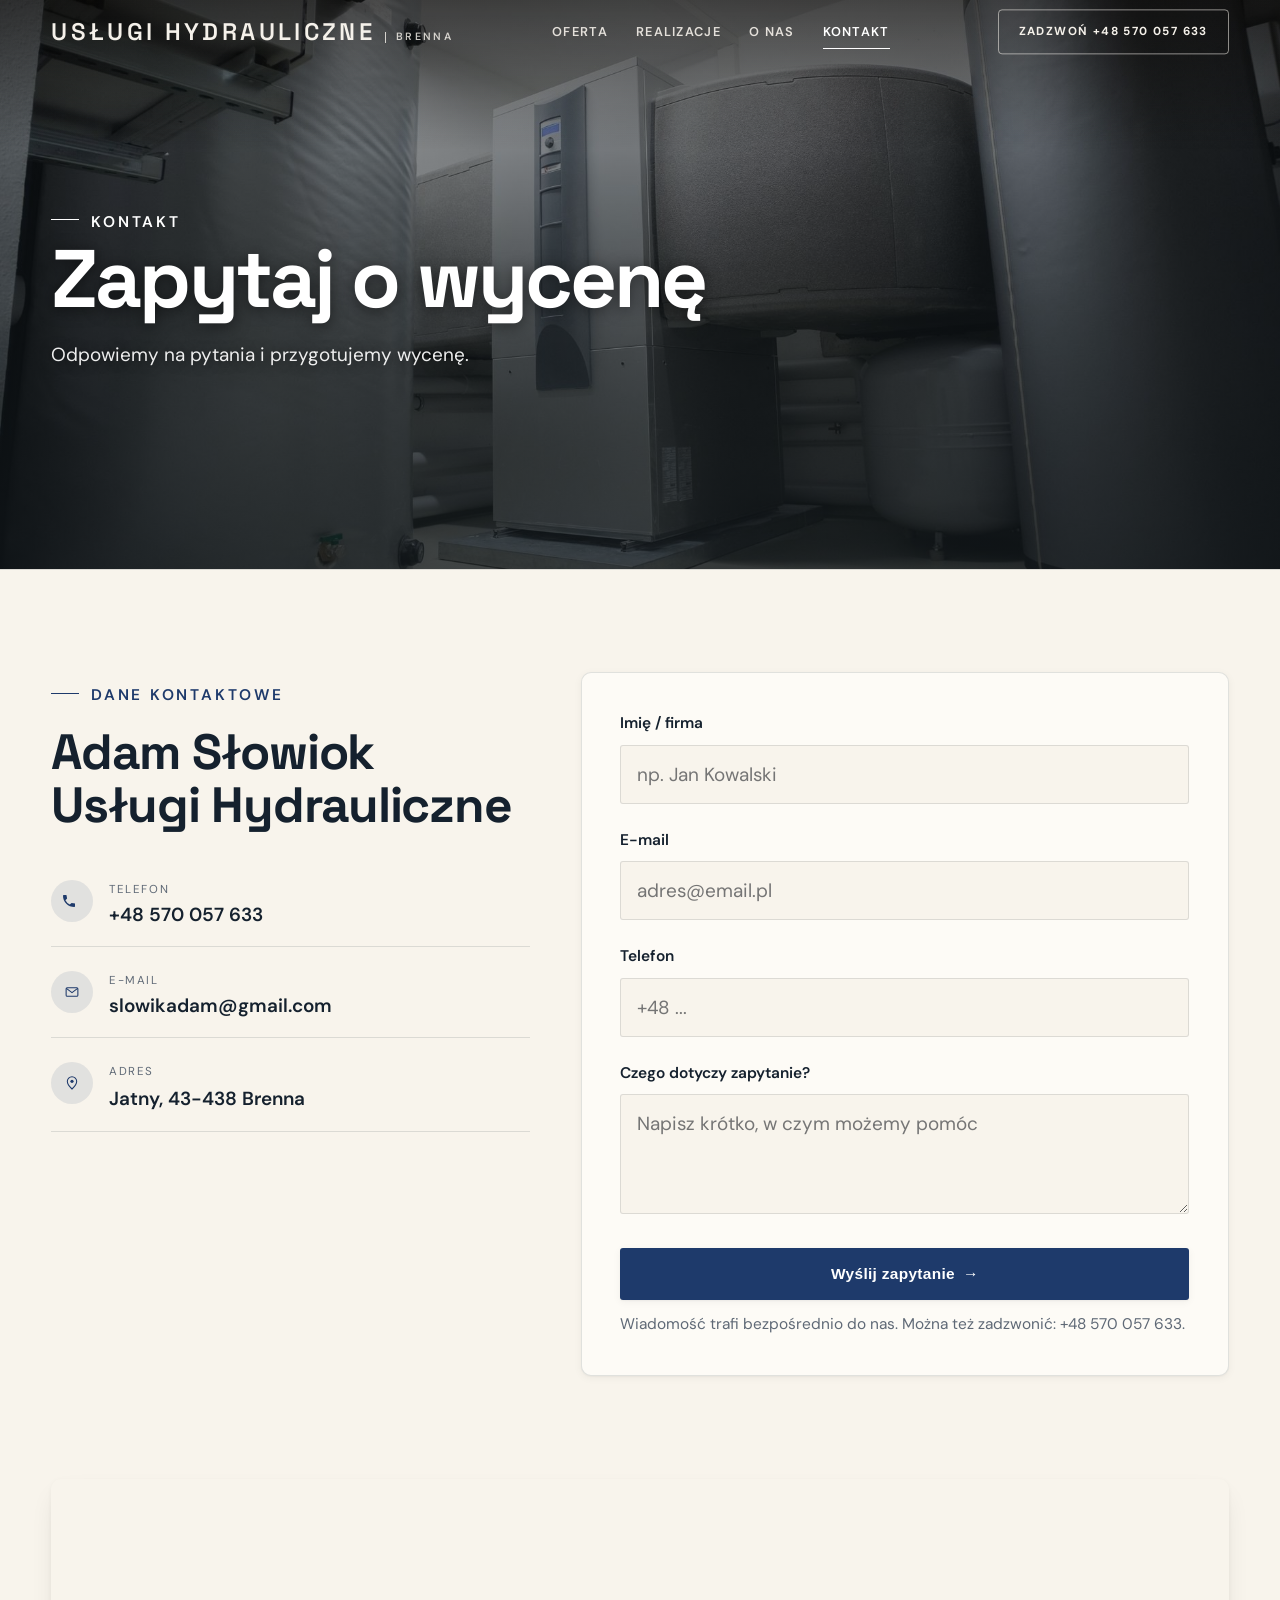
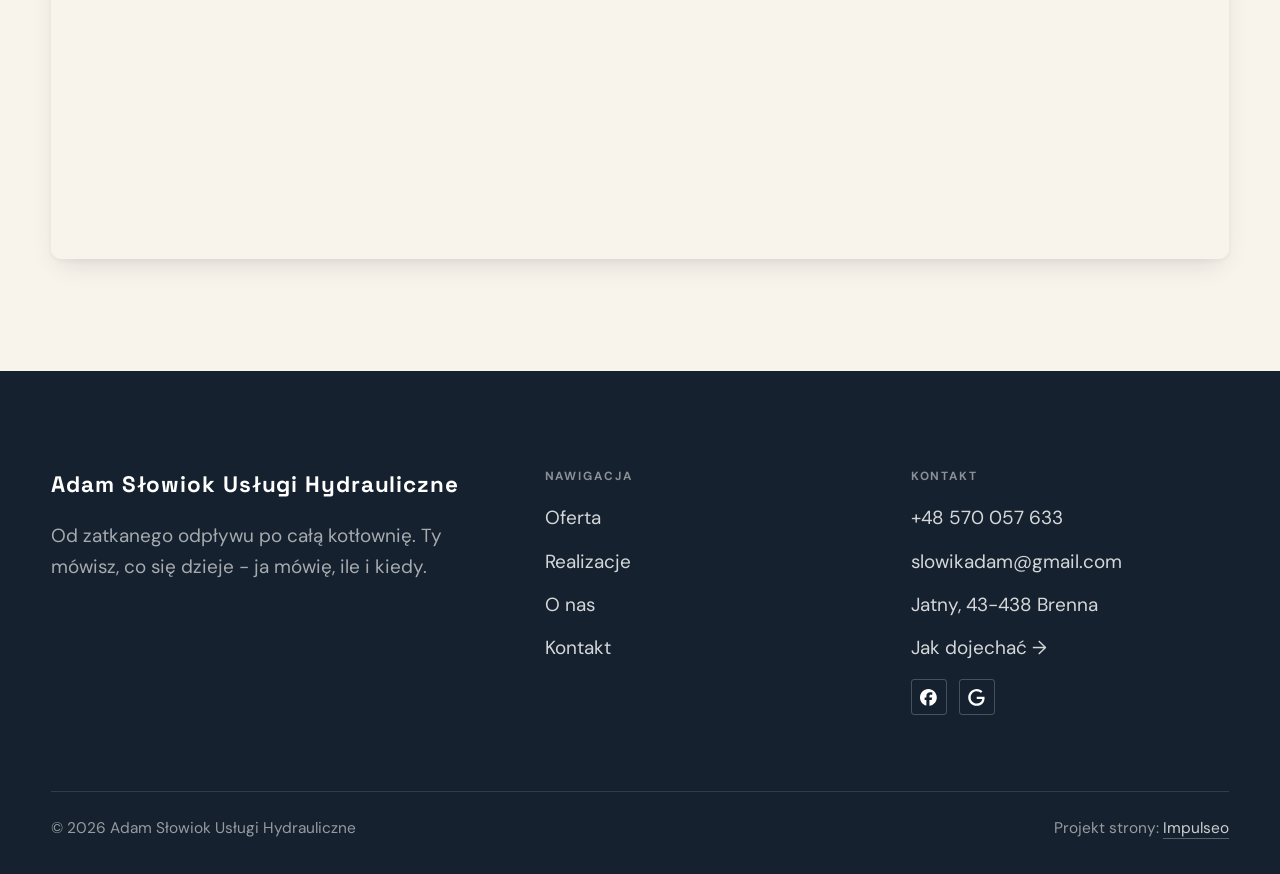
<file: kontakt.html>
<!DOCTYPE html>
<html lang="pl">
<head>
<meta charset="UTF-8">
<meta name="viewport" content="width=device-width, initial-scale=1.0">
<title>Kontakt - Adam Słowiok Usługi Hydrauliczne</title>
<meta name="description" content="Kontakt Adam Słowiok Usługi Hydrauliczne - Jatny, 43-438 Brenna">
<link rel="canonical" href="https://kris20032.github.io/adam-slowiok-uslugi-hydrauliczne/kontakt.html">
<meta name="robots" content="noindex, nofollow">
<meta property="og:type" content="website">
<meta property="og:locale" content="pl_PL">
<meta property="og:site_name" content="Adam Słowiok Usługi Hydrauliczne">
<meta property="og:title" content="Kontakt - Adam Słowiok Usługi Hydrauliczne">
<meta property="og:description" content="Kontakt Adam Słowiok Usługi Hydrauliczne - Jatny, 43-438 Brenna">
<meta property="og:url" content="https://kris20032.github.io/adam-slowiok-uslugi-hydrauliczne/kontakt.html">
<meta property="og:image" content="https://kris20032.github.io/adam-slowiok-uslugi-hydrauliczne/img/og.jpg">
<meta property="og:image:width" content="1200">
<meta property="og:image:height" content="630">
<meta name="twitter:card" content="summary_large_image">
<link rel="preconnect" href="https://fonts.googleapis.com">
<link rel="preconnect" href="https://fonts.gstatic.com" crossorigin>
<link href="https://fonts.googleapis.com/css2?family=Space+Grotesk:wght@500;600;700&family=DM+Sans:opsz,wght@9..40,400;9..40,500;9..40,600&display=swap" rel="stylesheet">
<link rel="stylesheet" href="assets/styles.css?v=b0ad8fbc">
</head>
<body>

<header class="nav">
  <div class="wrap nav-inner">
    <a class="brand" href="index.html"><span class="name">Usługi hydrauliczne</span><span class="sub">Brenna</span></a>
    <nav class="nav-links">
      <a href="oferta.html">Oferta</a>
      <a href="realizacje.html">Realizacje</a>
      <a href="o-nas.html">O nas</a>
      <a href="kontakt.html" class="active" aria-current="page">Kontakt</a>
      <a href="tel:+48570057633" class="btn btn-accent">Zadzwoń +48 570 057 633</a>
    </nav>
    <button class="nav-toggle" aria-label="Menu"><span></span><span></span><span></span></button>
  </div>
</header>

<main>
<section class="pagehead">
  <img src="img/g7.jpg" alt="Adam Słowiok Usługi Hydrauliczne - Zapytaj o wycenę" width="1880" height="1253" decoding="async">
  <div class="wrap">
    <span class="eyebrow">Kontakt</span>
    <h1>Zapytaj o wycenę</h1>
    <p>Odpowiemy na pytania i przygotujemy wycenę.</p>
  </div>
</section>
<section>
  <div class="wrap contact-grid">
    <div class="reveal">
      <span class="eyebrow">Dane kontaktowe</span>
      <h2 style="margin:var(--space-4) 0 var(--space-6)">Adam Słowiok Usługi Hydrauliczne</h2>
      <div class="info-list">
        <div class="info-row"><div class="ic"><svg class="ico-tel" width="16" height="16" viewBox="0 0 24 24" fill="none" aria-hidden="true"><path d="M6.6 10.8a15.5 15.5 0 0 0 6.6 6.6l2.2-2.2a1 1 0 0 1 1-.24 11.4 11.4 0 0 0 3.6.58 1 1 0 0 1 1 1V20a1 1 0 0 1-1 1A17 17 0 0 1 3 4a1 1 0 0 1 1-1h3.5a1 1 0 0 1 1 1c0 1.25.2 2.46.58 3.6a1 1 0 0 1-.25 1l-2.23 2.2Z" fill="currentColor"/></svg></div><div><div class="lbl">Telefon</div><a class="val" href="tel:+48570057633">+48 570 057 633</a></div></div>
        <div class="info-row"><div class="ic"><svg class="ico-mail" width="16" height="16" viewBox="0 0 24 24" fill="none" aria-hidden="true"><rect x="3.2" y="5.5" width="17.6" height="13" rx="1.6" stroke="currentColor" stroke-width="1.6"/><path d="M4 7l8 6 8-6" stroke="currentColor" stroke-width="1.6" stroke-linecap="round" stroke-linejoin="round"/></svg></div><div><div class="lbl">E-mail</div><a class="val" href="mailto:slowikadam@gmail.com">slowikadam@gmail.com</a></div></div>
        <div class="info-row"><div class="ic"><svg class="ico-pin" width="16" height="16" viewBox="0 0 24 24" fill="none" aria-hidden="true"><path d="M12 21s7-6.1 7-11.5A7 7 0 0 0 5 9.5C5 14.9 12 21 12 21Z" stroke="currentColor" stroke-width="1.6" fill="none"/><circle cx="12" cy="9.5" r="2.4" fill="currentColor"/></svg></div><div><div class="lbl">Adres</div><div class="val">Jatny, 43-438 Brenna</div></div></div>
      </div>
    </div>
    <div class="reveal">
      <form class="form" action="https://formsubmit.co/slowikadam@gmail.com" method="POST">
        <input type="hidden" name="_subject" value="Zapytanie ze strony Adam Słowiok Usługi Hydrauliczne">
        <input type="hidden" name="_captcha" value="false">
        <input type="hidden" name="_template" value="table">
        <div class="fld"><label for="name">Imię / firma</label><input id="name" name="name" type="text" placeholder="np. Jan Kowalski" required></div>
        <div class="fld"><label for="email">E-mail</label><input id="email" name="email" type="email" placeholder="adres@email.pl" required></div>
        <div class="fld"><label for="phone">Telefon</label><input id="phone" name="phone" type="tel" placeholder="+48 ..."></div>
        <div class="fld"><label for="msg">Czego dotyczy zapytanie?</label><textarea id="msg" name="message" placeholder="Napisz krótko, w czym możemy pomóc" required></textarea></div>
        <button type="submit" class="btn btn-accent" style="width:100%;justify-content:center">Wyślij zapytanie <span class="arr">→</span></button>
        <p class="note">Wiadomość trafi bezpośrednio do nas. Można też zadzwonić: +48 570 057 633.</p>
      </form>
    </div>
  </div>
</section>
<section style="padding-top:0">
  <div class="wrap reveal">
    <iframe class="map" title="Adam Słowiok Usługi Hydrauliczne - Brenna" src="https://maps.google.com/maps?q=49.7312509%2C18.9117546&z=15&output=embed" loading="lazy" referrerpolicy="no-referrer-when-downgrade"></iframe>
  </div>
</section>
</main>

<footer>
  <div class="wrap">
    <div class="foot-grid">
      <div class="foot-brand">
        <div class="name">Adam Słowiok Usługi Hydrauliczne</div>
        <p>Od zatkanego odpływu po całą kotłownię. Ty mówisz, co się dzieje - ja mówię, ile i kiedy.</p>
      </div>
      <div class="foot-col">
        <h4>Nawigacja</h4>
        <a href="oferta.html">Oferta</a>
        <a href="realizacje.html">Realizacje</a>
        <a href="o-nas.html">O nas</a>
        <a href="kontakt.html">Kontakt</a>
      </div>
      <div class="foot-col">
        <h4>Kontakt</h4>
        <a href="tel:+48570057633">+48 570 057 633</a>
        <a href="mailto:slowikadam@gmail.com">slowikadam@gmail.com</a>
        <p>Jatny, 43-438 Brenna</p>
        <a href="https://maps.google.com/?cid=15481509743274885373&g_mp=Cidnb29nbGUubWFwcy5wbGFjZXMudjEuUGxhY2VzLlNlYXJjaFRleHQQAhgEIAA" target="_blank" rel="noopener">Jak dojechać →</a>
      <div class="foot-soc">
        <a class="soc" href="https://www.facebook.com/106080801824163" target="_blank" rel="noopener" aria-label="Facebook - Adam Słowiok Usługi Hydrauliczne"><svg viewBox="0 0 24 24" aria-hidden="true" focusable="false"><path d="M9.101 23.691v-7.98H6.627v-3.667h2.474v-1.58c0-4.085 1.848-5.978 5.858-5.978.401 0 .955.042 1.468.103a8.68 8.68 0 0 1 1.141.195v3.325a8.623 8.623 0 0 0-.653-.036 26.805 26.805 0 0 0-.733-.009c-.707 0-1.259.096-1.675.309a1.686 1.686 0 0 0-.679.622c-.258.42-.374.995-.374 1.752v1.297h3.919l-.386 2.103-.287 1.564h-3.246v8.245C19.396 23.238 24 18.179 24 12.044c0-6.627-5.373-12-12-12s-12 5.373-12 12c0 5.628 3.874 10.35 9.101 11.647Z" fill="currentColor"/></svg></a>
        <a class="soc" href="https://maps.google.com/?cid=15481509743274885373&g_mp=Cidnb29nbGUubWFwcy5wbGFjZXMudjEuUGxhY2VzLlNlYXJjaFRleHQQAhgEIAA" target="_blank" rel="noopener" aria-label="Google - Adam Słowiok Usługi Hydrauliczne"><svg viewBox="0 0 24 24" aria-hidden="true" focusable="false"><path d="M12.48 10.92v3.28h7.84c-.24 1.84-.853 3.187-1.787 4.133-1.147 1.147-2.933 2.4-6.053 2.4-4.827 0-8.6-3.893-8.6-8.72s3.773-8.72 8.6-8.72c2.6 0 4.507 1.027 5.907 2.347l2.307-2.307C18.747 1.44 16.133 0 12.48 0 5.867 0 .307 5.387.307 12s5.56 12 12.173 12c3.573 0 6.267-1.173 8.373-3.36 2.16-2.16 2.84-5.213 2.84-7.667 0-.76-.053-1.467-.173-2.053H12.48z" fill="currentColor"/></svg></a>
      </div>
      </div>
    </div>
    <div class="foot-bot">
      <span>© 2026 Adam Słowiok Usługi Hydrauliczne</span>
      <span>Projekt strony: <a class="foot-credit" href="https://impulseo.pl" target="_blank" rel="noopener">Impulseo</a></span>
    </div>
  </div>
</footer>
<div class="sticky-call"><a class="sc-call" href="tel:+48570057633"><svg class="ico-tel" width="16" height="16" viewBox="0 0 24 24" fill="none" aria-hidden="true"><path d="M6.6 10.8a15.5 15.5 0 0 0 6.6 6.6l2.2-2.2a1 1 0 0 1 1-.24 11.4 11.4 0 0 0 3.6.58 1 1 0 0 1 1 1V20a1 1 0 0 1-1 1A17 17 0 0 1 3 4a1 1 0 0 1 1-1h3.5a1 1 0 0 1 1 1c0 1.25.2 2.46.58 3.6a1 1 0 0 1-.25 1l-2.23 2.2Z" fill="currentColor"/></svg> Zadzwoń</a><a class="sc-quote" href="kontakt.html">Bezpłatna wycena</a></div>
<div class="demo-wazne" data-do="2026-09-07" data-cykl="3" hidden><svg class="dw-ico" width="13" height="13" viewBox="0 0 24 24" fill="none" aria-hidden="true"><circle cx="12" cy="12" r="8.6" stroke="currentColor" stroke-width="1.8"/><path d="M12 7.2V12l3.3 2" stroke="currentColor" stroke-width="1.8" stroke-linecap="round"/></svg><span class="dw-txt"></span></div>

<script src="assets/main.js"></script>
</body>
</html>
</file>
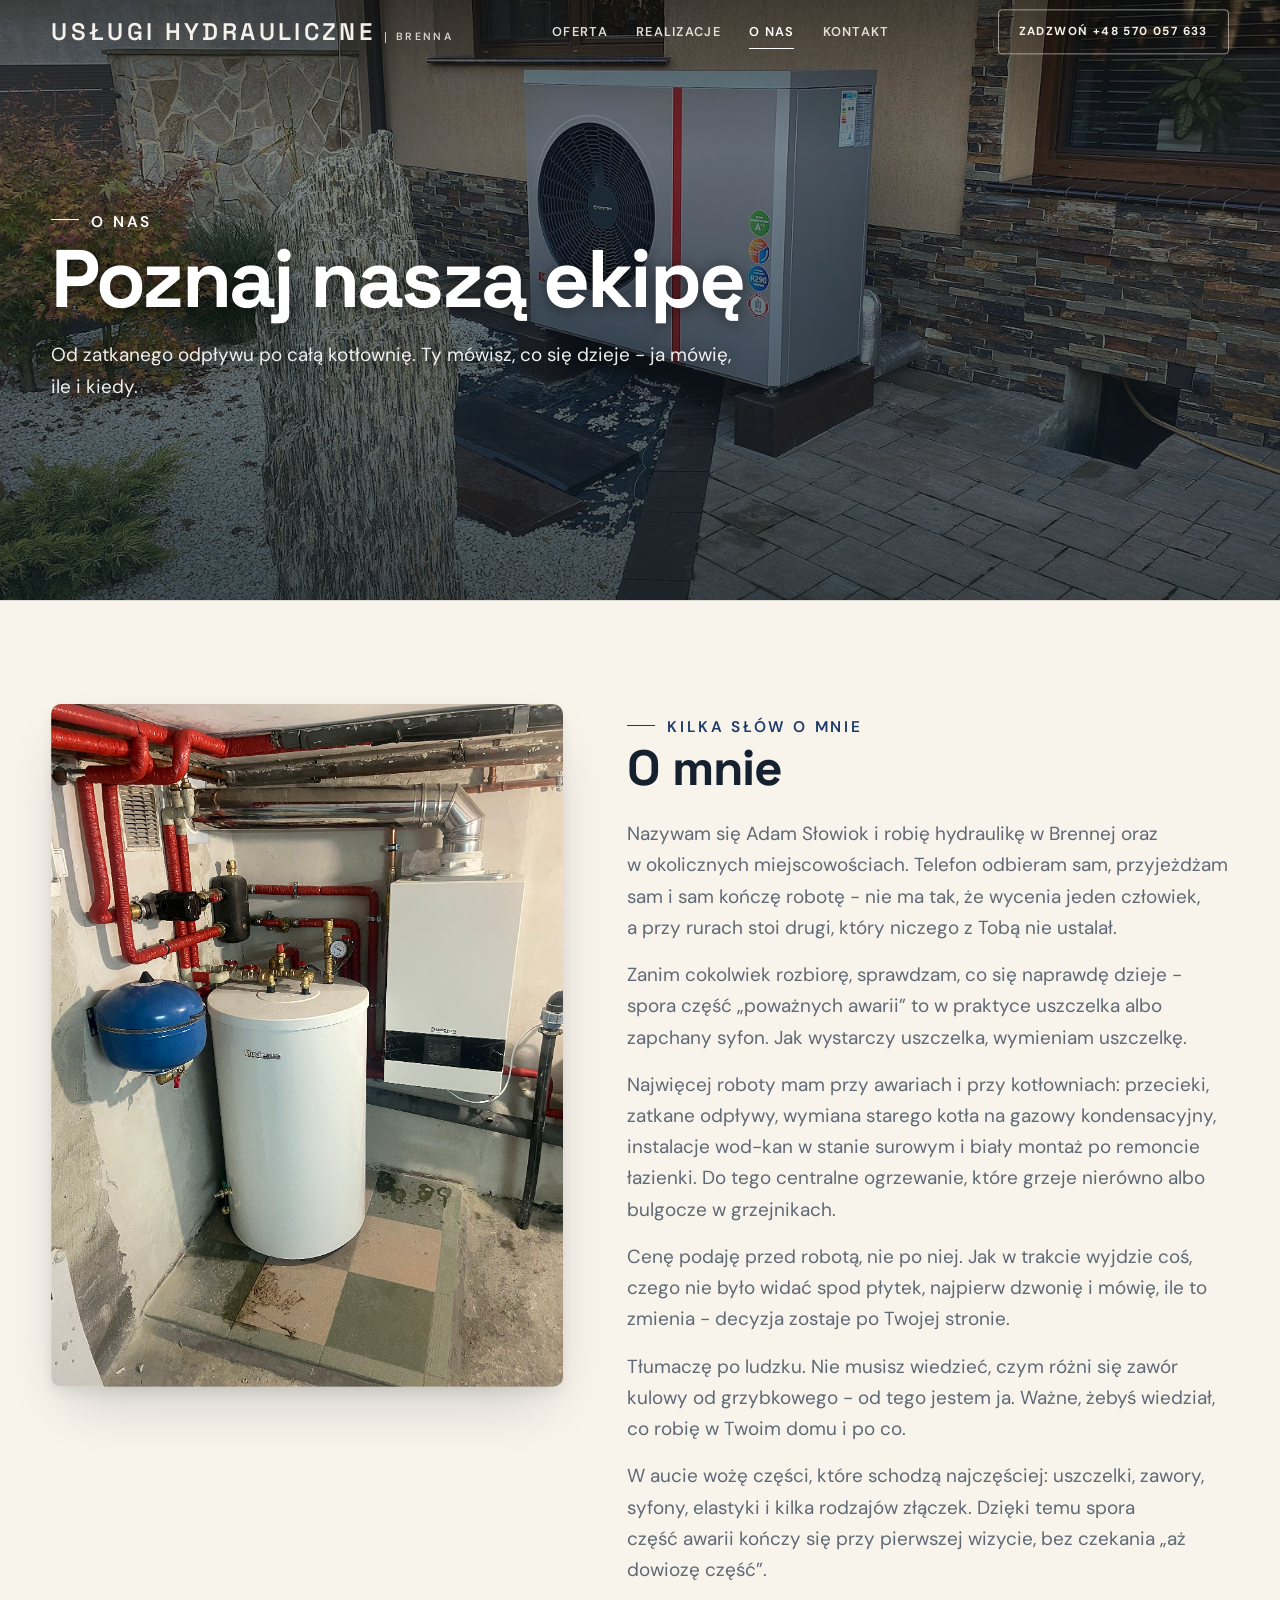
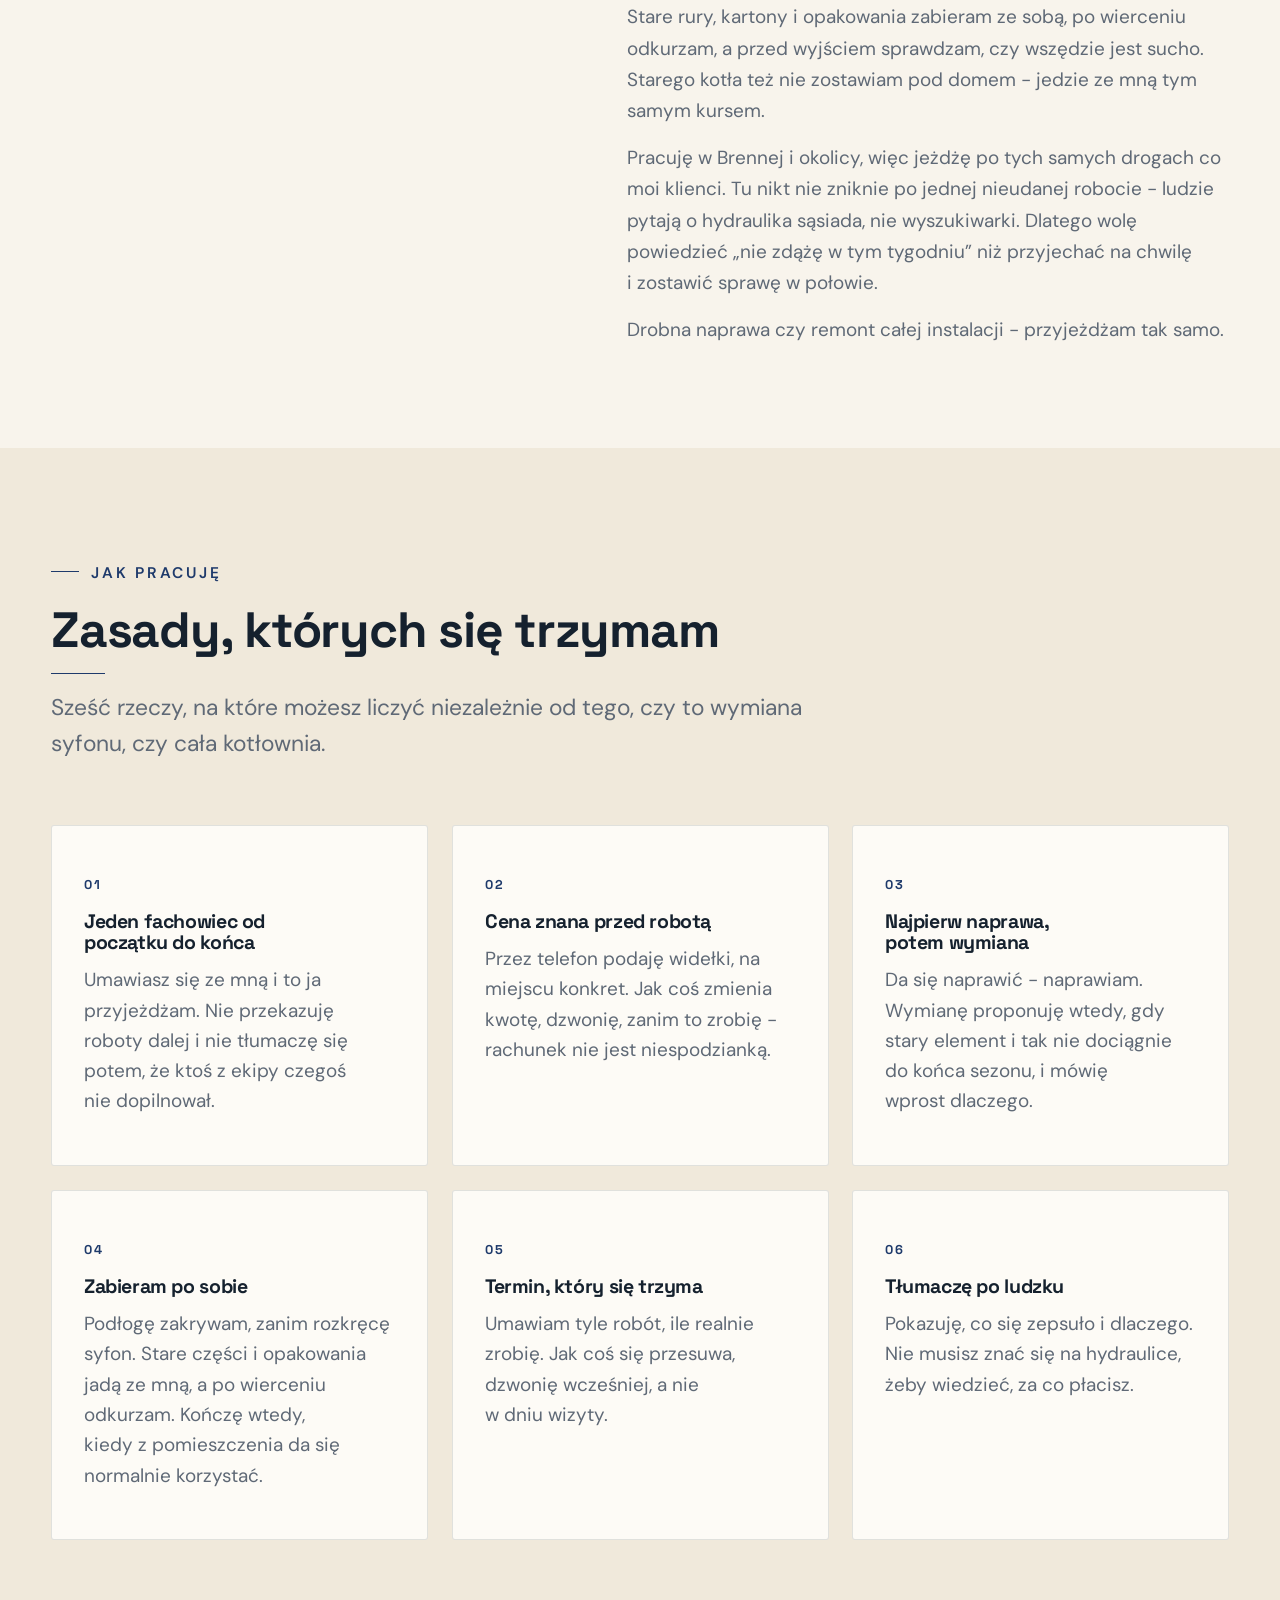
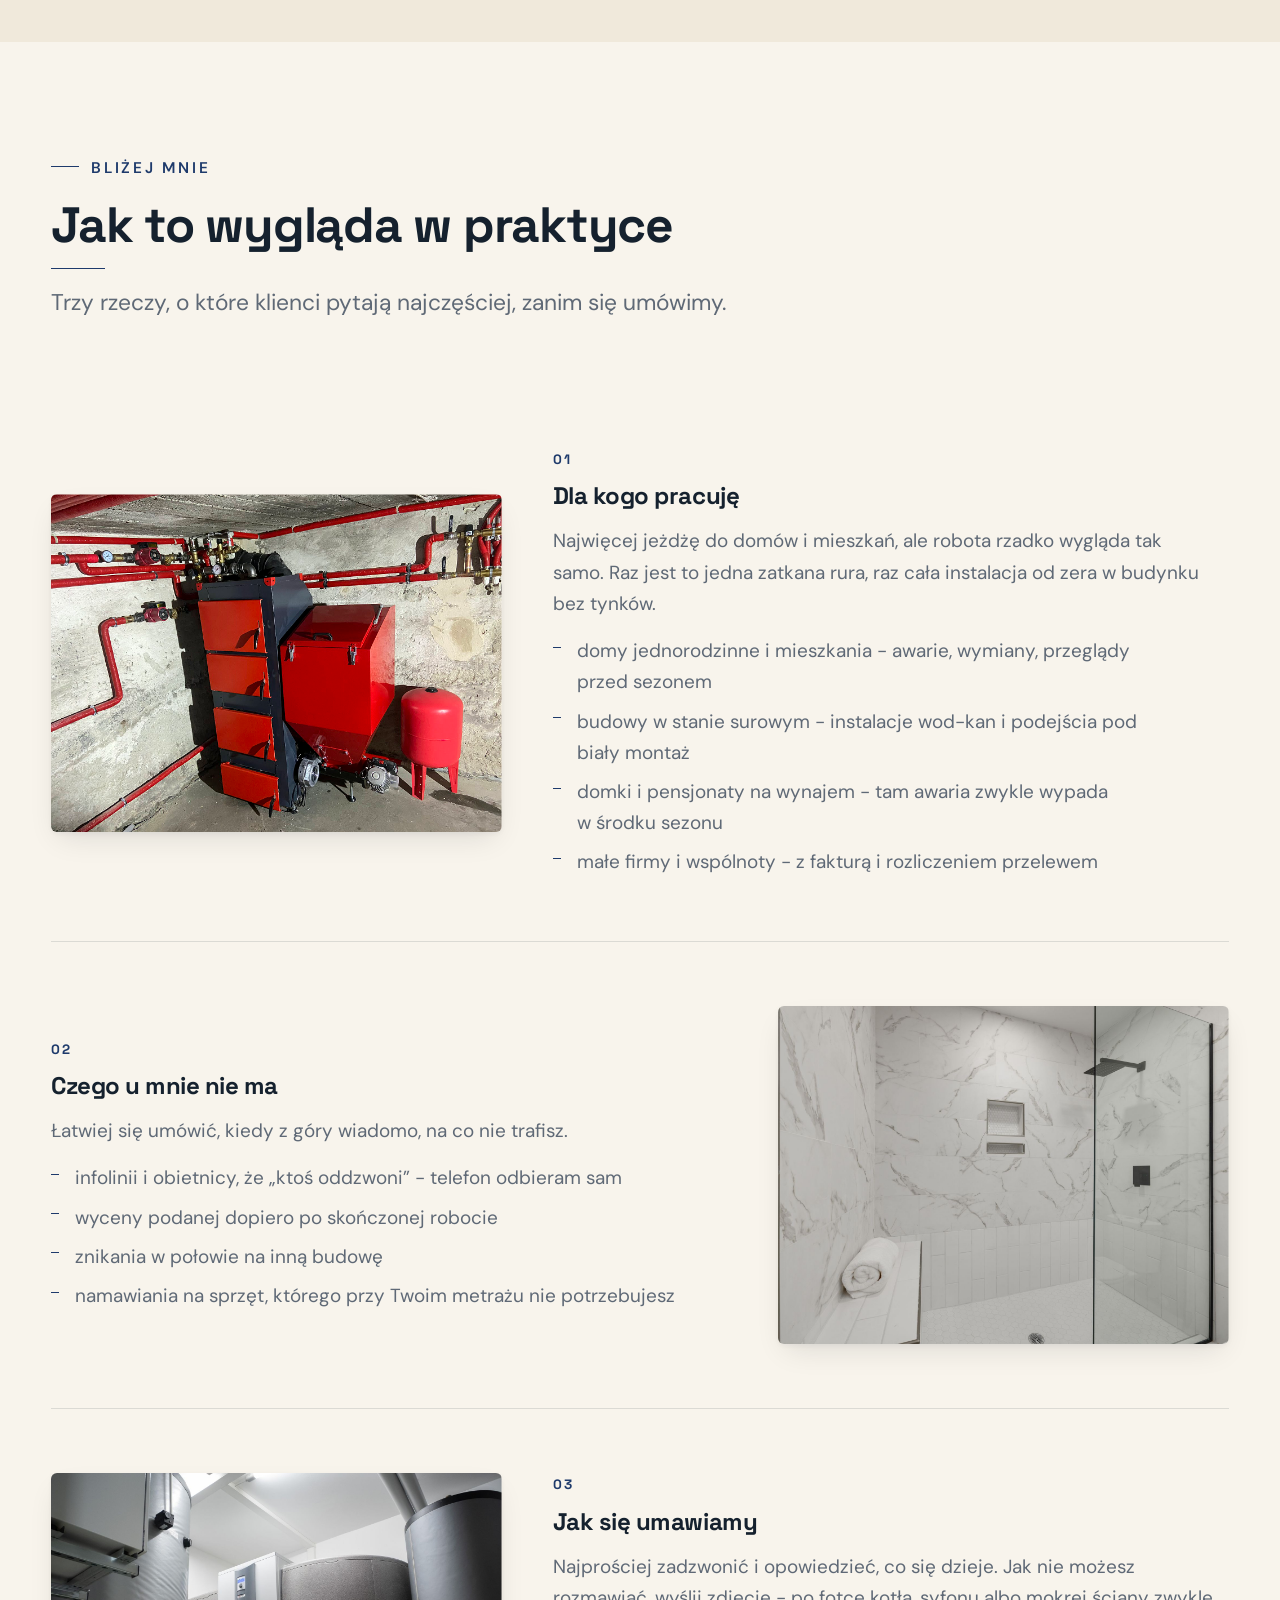
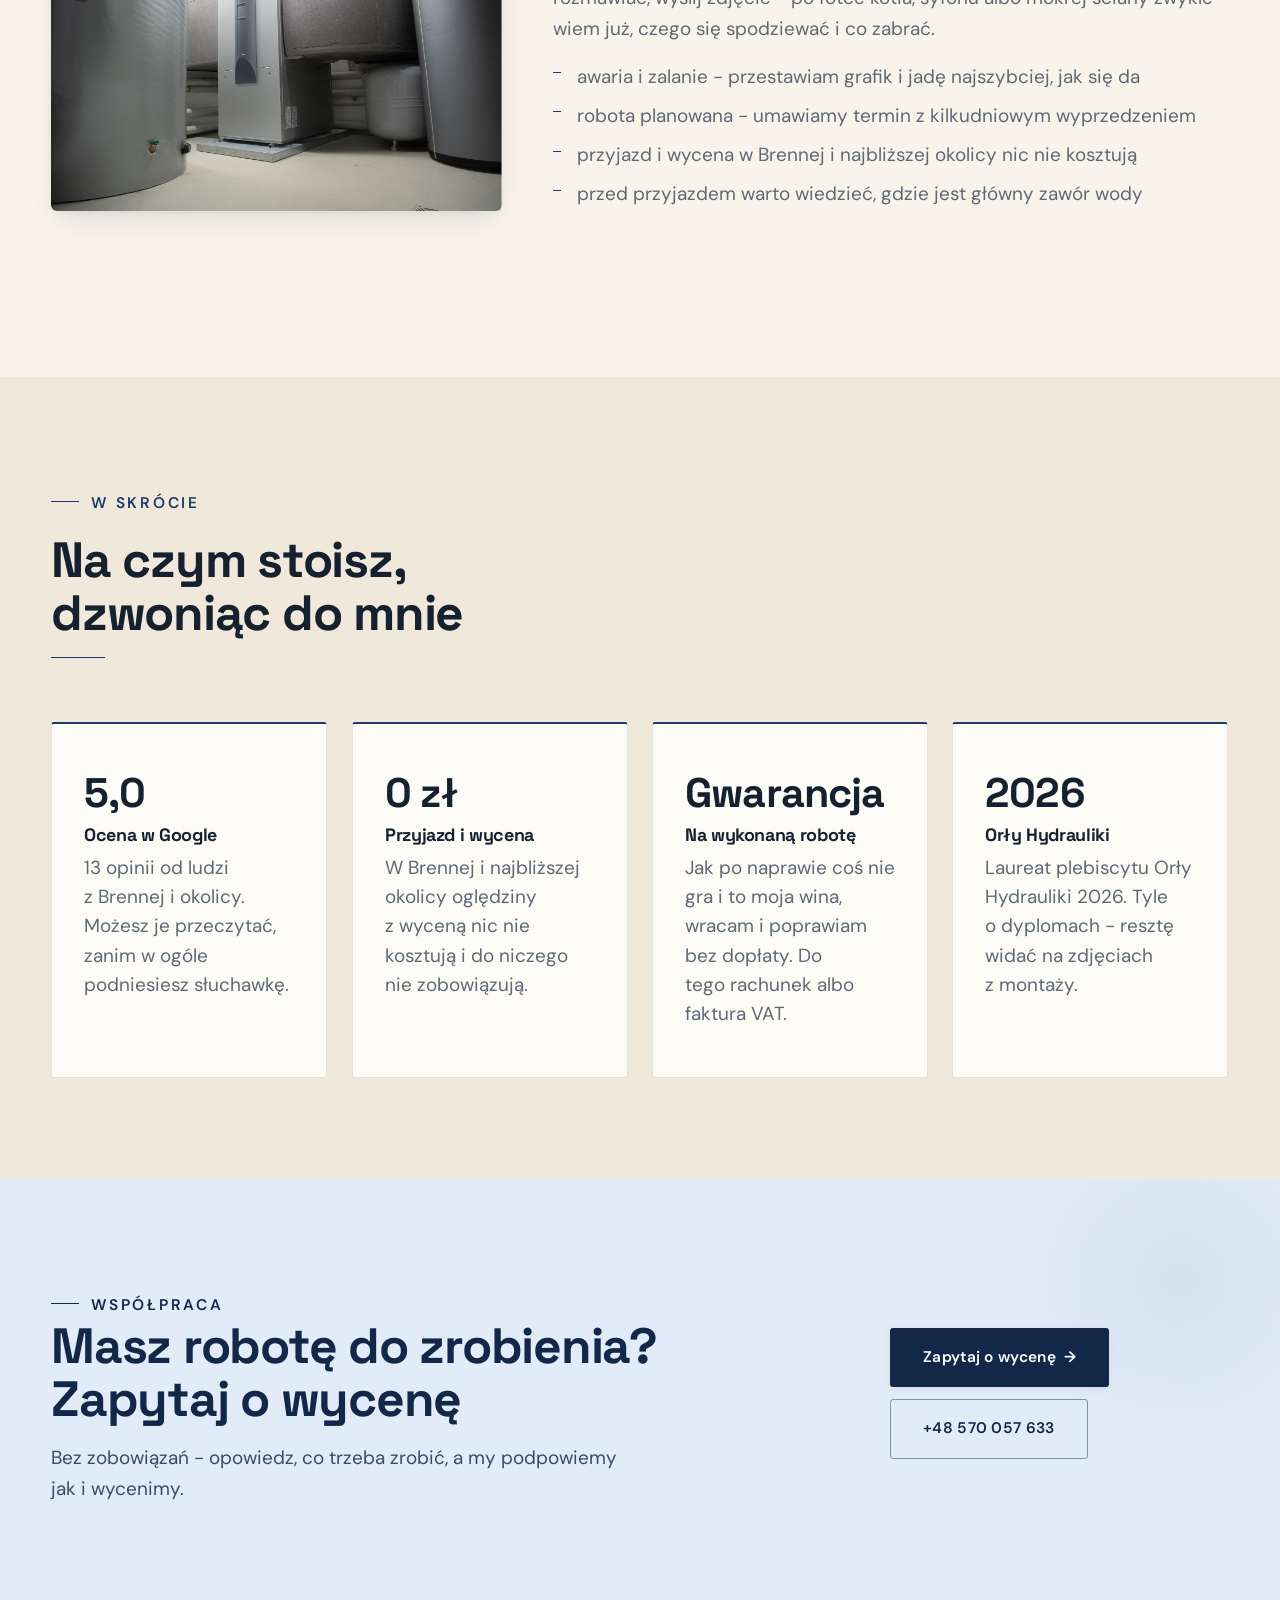
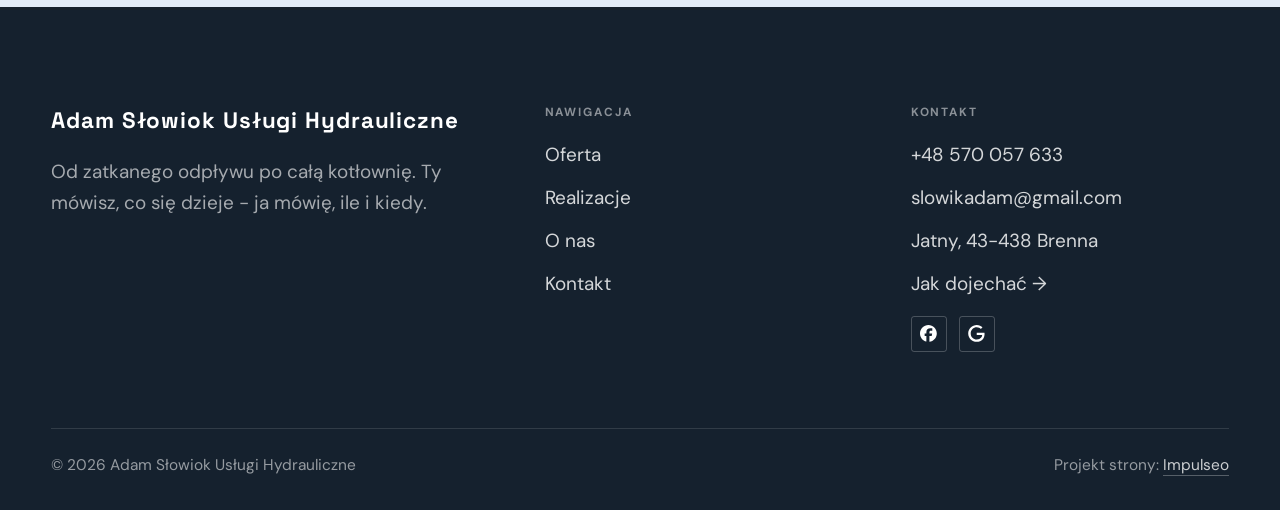
<file: o-nas.html>
<!DOCTYPE html>
<html lang="pl">
<head>
<meta charset="UTF-8">
<meta name="viewport" content="width=device-width, initial-scale=1.0">
<title>O nas - Adam Słowiok Usługi Hydrauliczne</title>
<meta name="description" content="Hydraulik w Brennej z dojazdem. Awarie, udrażnianie, instalacje wod-kan, wymiana kotłów. Cenę znasz przed robotą. Zadzwoń: +48 570 057 633.">
<link rel="canonical" href="https://kris20032.github.io/adam-slowiok-uslugi-hydrauliczne/o-nas.html">
<meta name="robots" content="noindex, nofollow">
<meta property="og:type" content="website">
<meta property="og:locale" content="pl_PL">
<meta property="og:site_name" content="Adam Słowiok Usługi Hydrauliczne">
<meta property="og:title" content="O nas - Adam Słowiok Usługi Hydrauliczne">
<meta property="og:description" content="Hydraulik w Brennej z dojazdem. Awarie, udrażnianie, instalacje wod-kan, wymiana kotłów. Cenę znasz przed robotą. Zadzwoń: +48 570 057 633.">
<meta property="og:url" content="https://kris20032.github.io/adam-slowiok-uslugi-hydrauliczne/o-nas.html">
<meta property="og:image" content="https://kris20032.github.io/adam-slowiok-uslugi-hydrauliczne/img/og.jpg">
<meta property="og:image:width" content="1200">
<meta property="og:image:height" content="630">
<meta name="twitter:card" content="summary_large_image">
<link rel="preconnect" href="https://fonts.googleapis.com">
<link rel="preconnect" href="https://fonts.gstatic.com" crossorigin>
<link href="https://fonts.googleapis.com/css2?family=Space+Grotesk:wght@500;600;700&family=DM+Sans:opsz,wght@9..40,400;9..40,500;9..40,600&display=swap" rel="stylesheet">
<link rel="stylesheet" href="assets/styles.css?v=b0ad8fbc">
</head>
<body>

<header class="nav">
  <div class="wrap nav-inner">
    <a class="brand" href="index.html"><span class="name">Usługi hydrauliczne</span><span class="sub">Brenna</span></a>
    <nav class="nav-links">
      <a href="oferta.html">Oferta</a>
      <a href="realizacje.html">Realizacje</a>
      <a href="o-nas.html" class="active" aria-current="page">O nas</a>
      <a href="kontakt.html">Kontakt</a>
      <a href="tel:+48570057633" class="btn btn-accent">Zadzwoń +48 570 057 633</a>
    </nav>
    <button class="nav-toggle" aria-label="Menu"><span></span><span></span><span></span></button>
  </div>
</header>

<main>
<section class="pagehead">
  <img src="img/g2.jpg" alt="Adam Słowiok Usługi Hydrauliczne - Poznaj naszą ekipę" width="1600" height="1200" decoding="async">
  <div class="wrap">
    <span class="eyebrow">O nas</span>
    <h1>Poznaj naszą ekipę</h1>
    <p>Od zatkanego odpływu po całą kotłownię. Ty mówisz, co się dzieje - ja mówię, ile i kiedy.</p>
  </div>
</section>
<section>
  <div class="wrap split o-mnie">
    <div class="split-art reveal"><img src="img/g8.jpg" alt="Adam Słowiok Usługi Hydrauliczne" width="1600" height="2133" decoding="async"></div>
    <div class="split-copy reveal">
      <span class="eyebrow">Kilka słów o mnie</span>
      <h2>O mnie</h2>
      <p class="muted">Nazywam się Adam Słowiok i robię hydraulikę w Brennej oraz w okolicznych miejscowościach. Telefon odbieram sam, przyjeżdżam sam i sam kończę robotę - nie ma tak, że wycenia jeden człowiek, a przy rurach stoi drugi, który niczego z Tobą nie ustalał.</p>
      <p class="muted">Zanim cokolwiek rozbiorę, sprawdzam, co się naprawdę dzieje - spora część „poważnych awarii” to w praktyce uszczelka albo zapchany syfon. Jak wystarczy uszczelka, wymieniam uszczelkę.</p>
      <p class="muted">Najwięcej roboty mam przy awariach i przy kotłowniach: przecieki, zatkane odpływy, wymiana starego kotła na gazowy kondensacyjny, instalacje wod-kan w stanie surowym i biały montaż po remoncie łazienki. Do tego centralne ogrzewanie, które grzeje nierówno albo bulgocze w grzejnikach.</p>
      <p class="muted">Cenę podaję przed robotą, nie po niej. Jak w trakcie wyjdzie coś, czego nie było widać spod płytek, najpierw dzwonię i mówię, ile to zmienia - decyzja zostaje po Twojej stronie.</p>
      <p class="muted">Tłumaczę po ludzku. Nie musisz wiedzieć, czym różni się zawór kulowy od grzybkowego - od tego jestem ja. Ważne, żebyś wiedział, co robię w Twoim domu i po co.</p>
      <p class="muted">W aucie wożę części, które schodzą najczęściej: uszczelki, zawory, syfony, elastyki i kilka rodzajów złączek. Dzięki temu spora część awarii kończy się przy pierwszej wizycie, bez czekania „aż dowiozę część”.</p>
      <p class="muted">Stare rury, kartony i opakowania zabieram ze sobą, po wierceniu odkurzam, a przed wyjściem sprawdzam, czy wszędzie jest sucho. Starego kotła też nie zostawiam pod domem - jedzie ze mną tym samym kursem.</p>
      <p class="muted">Pracuję w Brennej i okolicy, więc jeżdżę po tych samych drogach co moi klienci. Tu nikt nie zniknie po jednej nieudanej robocie - ludzie pytają o hydraulika sąsiada, nie wyszukiwarki. Dlatego wolę powiedzieć „nie zdążę w tym tygodniu” niż przyjechać na chwilę i zostawić sprawę w połowie.</p>
      <p class="muted">Drobna naprawa czy remont całej instalacji - przyjeżdżam tak samo.</p>
    </div>
  </div>
</section>
<section class="zasady-band">
  <div class="wrap">
    <div class="head reveal">
      <span class="eyebrow">Jak pracuję</span>
      <h2>Zasady, których się trzymam</h2>
      <p>Sześć rzeczy, na które możesz liczyć niezależnie od tego, czy to wymiana syfonu, czy cała kotłownia.</p>
    </div>
    <div class="svc-grid">
      <div class="svc reveal"><div class="ic">01</div><h3>Jeden fachowiec od początku do końca</h3><p>Umawiasz się ze mną i to ja przyjeżdżam. Nie przekazuję roboty dalej i nie tłumaczę się potem, że ktoś z ekipy czegoś nie dopilnował.</p></div>
      <div class="svc reveal"><div class="ic">02</div><h3>Cena znana przed robotą</h3><p>Przez telefon podaję widełki, na miejscu konkret. Jak coś zmienia kwotę, dzwonię, zanim to zrobię - rachunek nie jest niespodzianką.</p></div>
      <div class="svc reveal"><div class="ic">03</div><h3>Najpierw naprawa, potem wymiana</h3><p>Da się naprawić - naprawiam. Wymianę proponuję wtedy, gdy stary element i tak nie dociągnie do końca sezonu, i mówię wprost dlaczego.</p></div>
      <div class="svc reveal"><div class="ic">04</div><h3>Zabieram po sobie</h3><p>Podłogę zakrywam, zanim rozkręcę syfon. Stare części i opakowania jadą ze mną, a po wierceniu odkurzam. Kończę wtedy, kiedy z pomieszczenia da się normalnie korzystać.</p></div>
      <div class="svc reveal"><div class="ic">05</div><h3>Termin, który się trzyma</h3><p>Umawiam tyle robót, ile realnie zrobię. Jak coś się przesuwa, dzwonię wcześniej, a nie w dniu wizyty.</p></div>
      <div class="svc reveal"><div class="ic">06</div><h3>Tłumaczę po ludzku</h3><p>Pokazuję, co się zepsuło i dlaczego. Nie musisz znać się na hydraulice, żeby wiedzieć, za co płacisz.</p></div>
    </div>
  </div>
</section>
<section>
  <div class="wrap">
    <div class="head reveal">
      <span class="eyebrow">Bliżej mnie</span>
      <h2>Jak to wygląda w praktyce</h2>
      <p>Trzy rzeczy, o które klienci pytają najczęściej, zanim się umówimy.</p>
    </div>
    <div class="svc-row reveal">
      <div class="svc-row-art"><img src="img/g1.jpg" alt="Kotłownia po wymianie kotła - realizacja Adama Słowioka" loading="lazy" width="1600" height="1200" decoding="async"></div>
      <div>
        <span class="num">01</span>
        <h3>Dla kogo pracuję</h3>
        <p class="muted">Najwięcej jeżdżę do domów i mieszkań, ale robota rzadko wygląda tak samo. Raz jest to jedna zatkana rura, raz cała instalacja od zera w budynku bez tynków.</p>
        <ul>
          <li>domy jednorodzinne i mieszkania - awarie, wymiany, przeglądy przed sezonem</li>
          <li>budowy w stanie surowym - instalacje wod-kan i podejścia pod biały montaż</li>
          <li>domki i pensjonaty na wynajem - tam awaria zwykle wypada w środku sezonu</li>
          <li>małe firmy i wspólnoty - z fakturą i rozliczeniem przelewem</li>
        </ul>
      </div>
    </div>
    <div class="svc-row rev reveal">
      <div class="svc-row-art"><img src="img/g5.jpg" alt="Skończona łazienka po białym montażu" loading="lazy" width="1880" height="1254" decoding="async"></div>
      <div>
        <span class="num">02</span>
        <h3>Czego u mnie nie ma</h3>
        <p class="muted">Łatwiej się umówić, kiedy z góry wiadomo, na co nie trafisz.</p>
        <ul>
          <li>infolinii i obietnicy, że „ktoś oddzwoni” - telefon odbieram sam</li>
          <li>wyceny podanej dopiero po skończonej robocie</li>
          <li>znikania w połowie na inną budowę</li>
          <li>namawiania na sprzęt, którego przy Twoim metrażu nie potrzebujesz</li>
        </ul>
      </div>
    </div>
    <div class="svc-row reveal">
      <div class="svc-row-art"><img src="img/g7.jpg" alt="Kotłownia z buforem i zbiornikami ciepłej wody" loading="lazy" width="1880" height="1253" decoding="async"></div>
      <div>
        <span class="num">03</span>
        <h3>Jak się umawiamy</h3>
        <p class="muted">Najprościej zadzwonić i opowiedzieć, co się dzieje. Jak nie możesz rozmawiać, wyślij zdjęcie - po fotce kotła, syfonu albo mokrej ściany zwykle wiem już, czego się spodziewać i co zabrać.</p>
        <ul>
          <li>awaria i zalanie - przestawiam grafik i jadę najszybciej, jak się da</li>
          <li>robota planowana - umawiamy termin z kilkudniowym wyprzedzeniem</li>
          <li>przyjazd i wycena w Brennej i najbliższej okolicy nic nie kosztują</li>
          <li>przed przyjazdem warto wiedzieć, gdzie jest główny zawór wody</li>
        </ul>
      </div>
    </div>
  </div>
</section>
<section class="trust">
  <div class="wrap">
    <div class="head reveal">
      <span class="eyebrow">W skrócie</span>
      <h2>Na czym stoisz, dzwoniąc do mnie</h2>
    </div>
    <div class="trust-grid">
      <div class="trust-card reveal"><div class="big">5,0</div><h3>Ocena w Google</h3><p>13 opinii od ludzi z Brennej i okolicy. Możesz je przeczytać, zanim w ogóle podniesiesz słuchawkę.</p></div>
      <div class="trust-card reveal"><div class="big">0 zł</div><h3>Przyjazd i wycena</h3><p>W Brennej i najbliższej okolicy oględziny z wyceną nic nie kosztują i do niczego nie zobowiązują.</p></div>
      <div class="trust-card reveal"><div class="big">Gwarancja</div><h3>Na wykonaną robotę</h3><p>Jak po naprawie coś nie gra i to moja wina, wracam i poprawiam bez dopłaty. Do tego rachunek albo faktura VAT.</p></div>
      <div class="trust-card reveal"><div class="big">2026</div><h3>Orły Hydrauliki</h3><p>Laureat plebiscytu Orły Hydrauliki 2026. Tyle o dyplomach - resztę widać na zdjęciach z montaży.</p></div>
    </div>
  </div>
</section>

<section class="cta">
  <div class="wrap">
    <div class="reveal">
      <span class="eyebrow">Współpraca</span>
      <h2>Masz robotę do zrobienia? Zapytaj o wycenę</h2>
      <p>Bez zobowiązań - opowiedz, co trzeba zrobić, a my podpowiemy jak i wycenimy.</p>
    </div>
    <div class="cta-actions reveal">
      <a href="kontakt.html" class="btn btn-light">Zapytaj o wycenę <span class="arr">→</span></a>
      <a href="tel:+48570057633" class="btn btn-ghost btn-ghost-cta">+48 570 057 633</a>
    </div>
  </div>
</section>
</main>

<footer>
  <div class="wrap">
    <div class="foot-grid">
      <div class="foot-brand">
        <div class="name">Adam Słowiok Usługi Hydrauliczne</div>
        <p>Od zatkanego odpływu po całą kotłownię. Ty mówisz, co się dzieje - ja mówię, ile i kiedy.</p>
      </div>
      <div class="foot-col">
        <h4>Nawigacja</h4>
        <a href="oferta.html">Oferta</a>
        <a href="realizacje.html">Realizacje</a>
        <a href="o-nas.html">O nas</a>
        <a href="kontakt.html">Kontakt</a>
      </div>
      <div class="foot-col">
        <h4>Kontakt</h4>
        <a href="tel:+48570057633">+48 570 057 633</a>
        <a href="mailto:slowikadam@gmail.com">slowikadam@gmail.com</a>
        <p>Jatny, 43-438 Brenna</p>
        <a href="https://maps.google.com/?cid=15481509743274885373&g_mp=Cidnb29nbGUubWFwcy5wbGFjZXMudjEuUGxhY2VzLlNlYXJjaFRleHQQAhgEIAA" target="_blank" rel="noopener">Jak dojechać →</a>
      <div class="foot-soc">
        <a class="soc" href="https://www.facebook.com/106080801824163" target="_blank" rel="noopener" aria-label="Facebook - Adam Słowiok Usługi Hydrauliczne"><svg viewBox="0 0 24 24" aria-hidden="true" focusable="false"><path d="M9.101 23.691v-7.98H6.627v-3.667h2.474v-1.58c0-4.085 1.848-5.978 5.858-5.978.401 0 .955.042 1.468.103a8.68 8.68 0 0 1 1.141.195v3.325a8.623 8.623 0 0 0-.653-.036 26.805 26.805 0 0 0-.733-.009c-.707 0-1.259.096-1.675.309a1.686 1.686 0 0 0-.679.622c-.258.42-.374.995-.374 1.752v1.297h3.919l-.386 2.103-.287 1.564h-3.246v8.245C19.396 23.238 24 18.179 24 12.044c0-6.627-5.373-12-12-12s-12 5.373-12 12c0 5.628 3.874 10.35 9.101 11.647Z" fill="currentColor"/></svg></a>
        <a class="soc" href="https://maps.google.com/?cid=15481509743274885373&g_mp=Cidnb29nbGUubWFwcy5wbGFjZXMudjEuUGxhY2VzLlNlYXJjaFRleHQQAhgEIAA" target="_blank" rel="noopener" aria-label="Google - Adam Słowiok Usługi Hydrauliczne"><svg viewBox="0 0 24 24" aria-hidden="true" focusable="false"><path d="M12.48 10.92v3.28h7.84c-.24 1.84-.853 3.187-1.787 4.133-1.147 1.147-2.933 2.4-6.053 2.4-4.827 0-8.6-3.893-8.6-8.72s3.773-8.72 8.6-8.72c2.6 0 4.507 1.027 5.907 2.347l2.307-2.307C18.747 1.44 16.133 0 12.48 0 5.867 0 .307 5.387.307 12s5.56 12 12.173 12c3.573 0 6.267-1.173 8.373-3.36 2.16-2.16 2.84-5.213 2.84-7.667 0-.76-.053-1.467-.173-2.053H12.48z" fill="currentColor"/></svg></a>
      </div>
      </div>
    </div>
    <div class="foot-bot">
      <span>© 2026 Adam Słowiok Usługi Hydrauliczne</span>
      <span>Projekt strony: <a class="foot-credit" href="https://impulseo.pl" target="_blank" rel="noopener">Impulseo</a></span>
    </div>
  </div>
</footer>
<div class="sticky-call"><a class="sc-call" href="tel:+48570057633"><svg class="ico-tel" width="16" height="16" viewBox="0 0 24 24" fill="none" aria-hidden="true"><path d="M6.6 10.8a15.5 15.5 0 0 0 6.6 6.6l2.2-2.2a1 1 0 0 1 1-.24 11.4 11.4 0 0 0 3.6.58 1 1 0 0 1 1 1V20a1 1 0 0 1-1 1A17 17 0 0 1 3 4a1 1 0 0 1 1-1h3.5a1 1 0 0 1 1 1c0 1.25.2 2.46.58 3.6a1 1 0 0 1-.25 1l-2.23 2.2Z" fill="currentColor"/></svg> Zadzwoń</a><a class="sc-quote" href="kontakt.html">Bezpłatna wycena</a></div>
<div class="demo-wazne" data-do="2026-09-07" data-cykl="3" hidden><svg class="dw-ico" width="13" height="13" viewBox="0 0 24 24" fill="none" aria-hidden="true"><circle cx="12" cy="12" r="8.6" stroke="currentColor" stroke-width="1.8"/><path d="M12 7.2V12l3.3 2" stroke="currentColor" stroke-width="1.8" stroke-linecap="round"/></svg><span class="dw-txt"></span></div>

<script src="assets/main.js"></script>
</body>
</html>
</file>
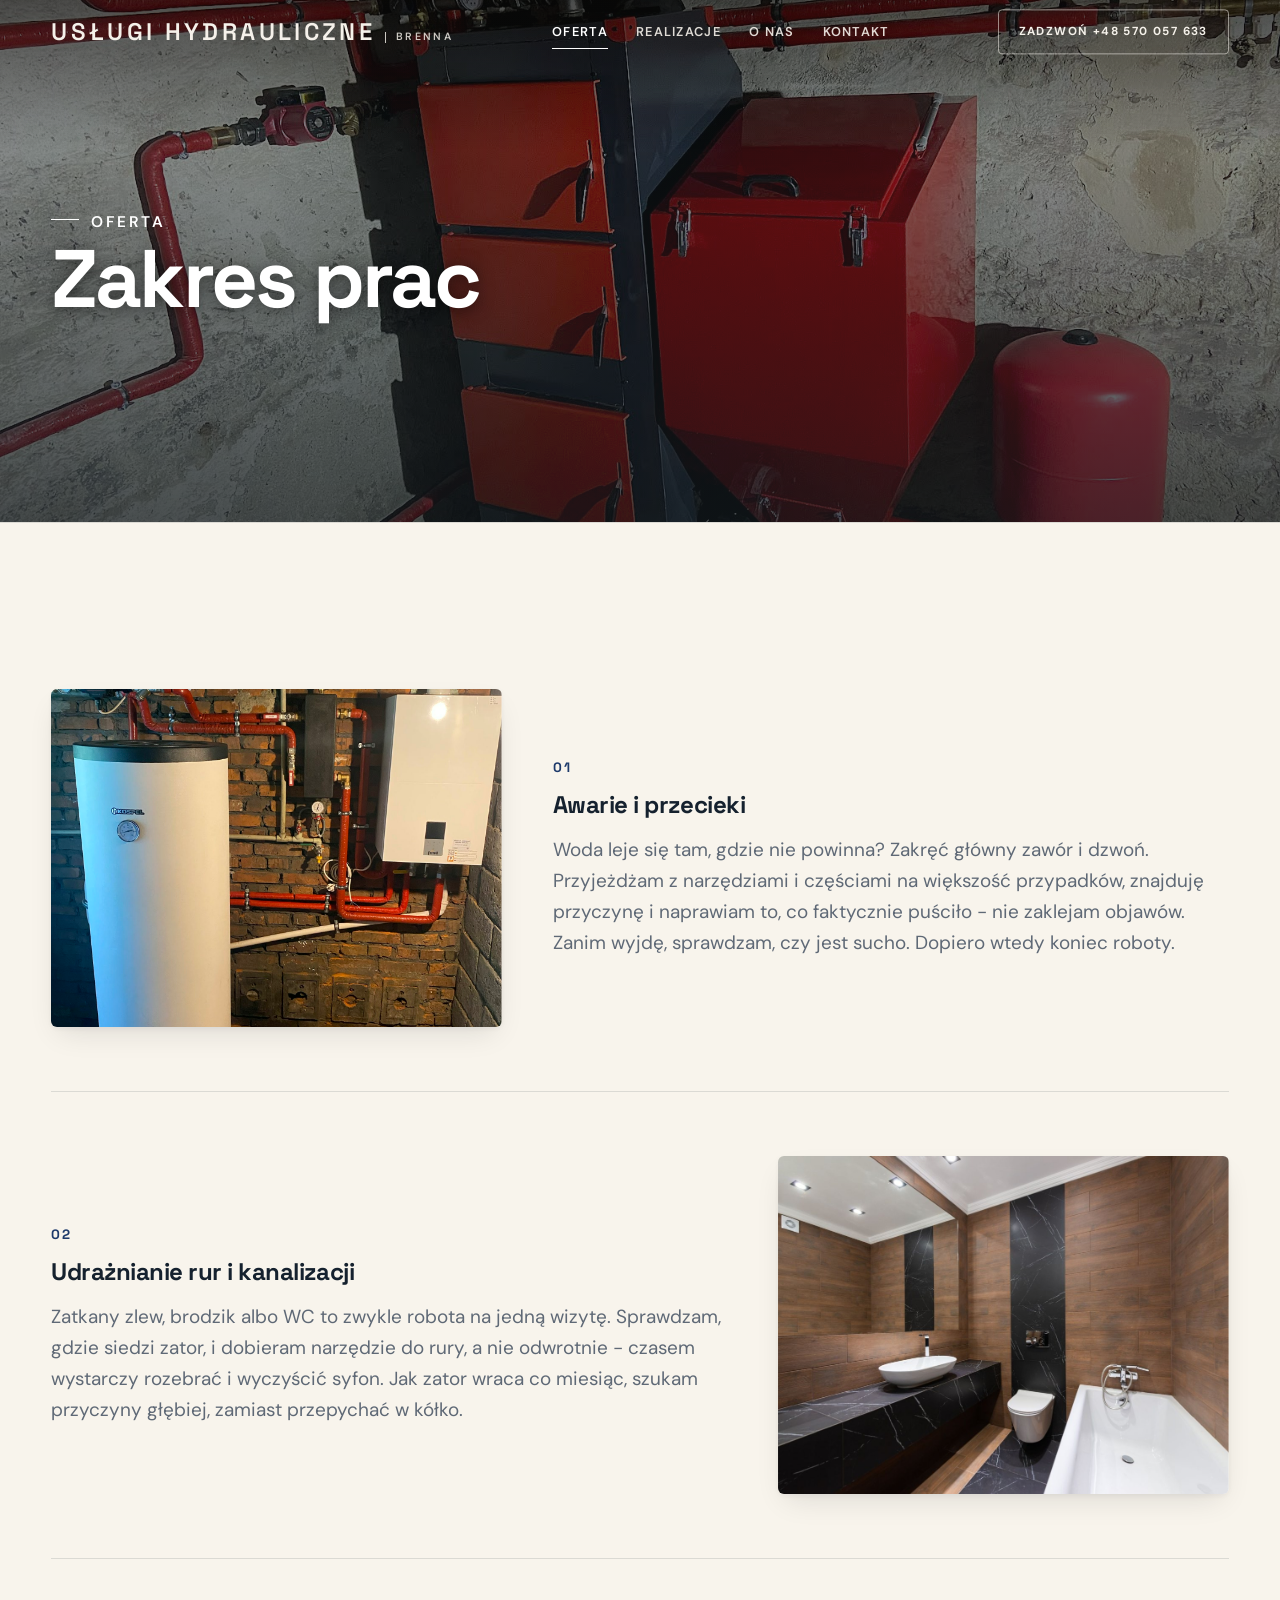
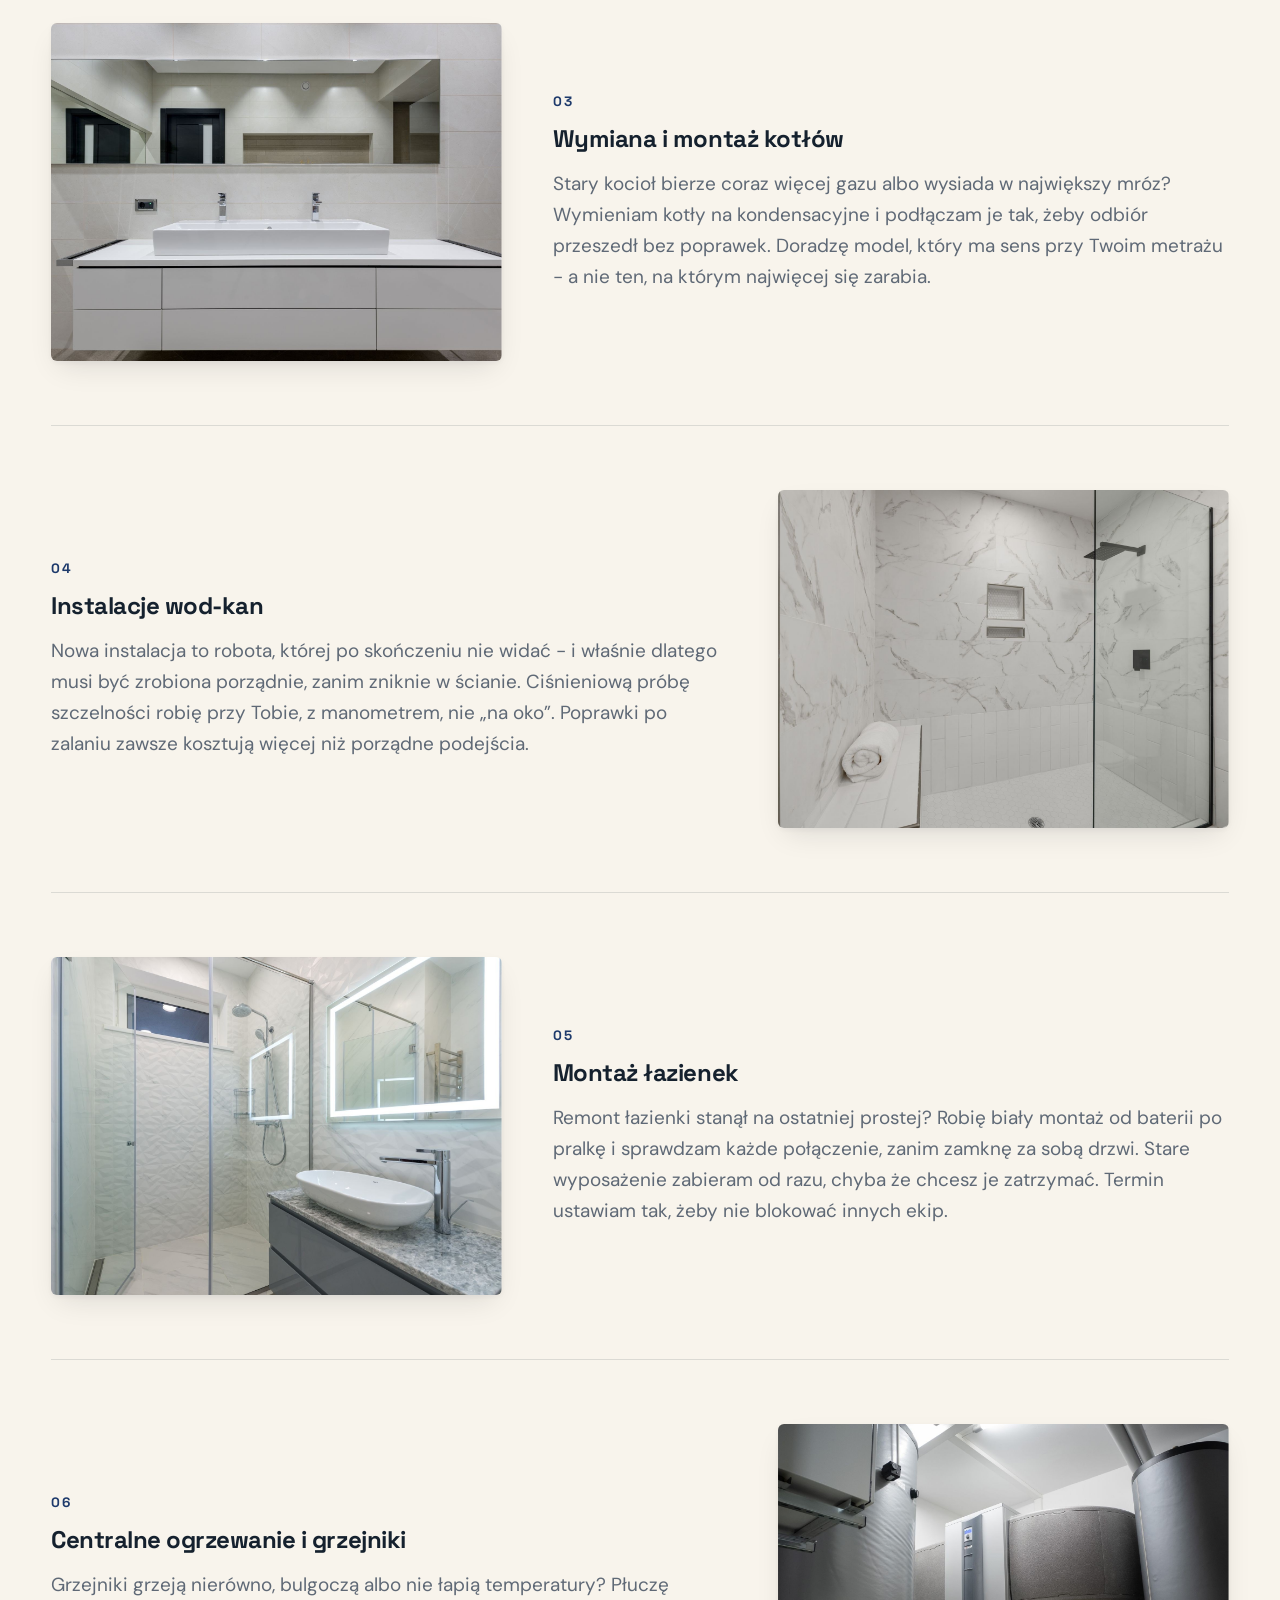
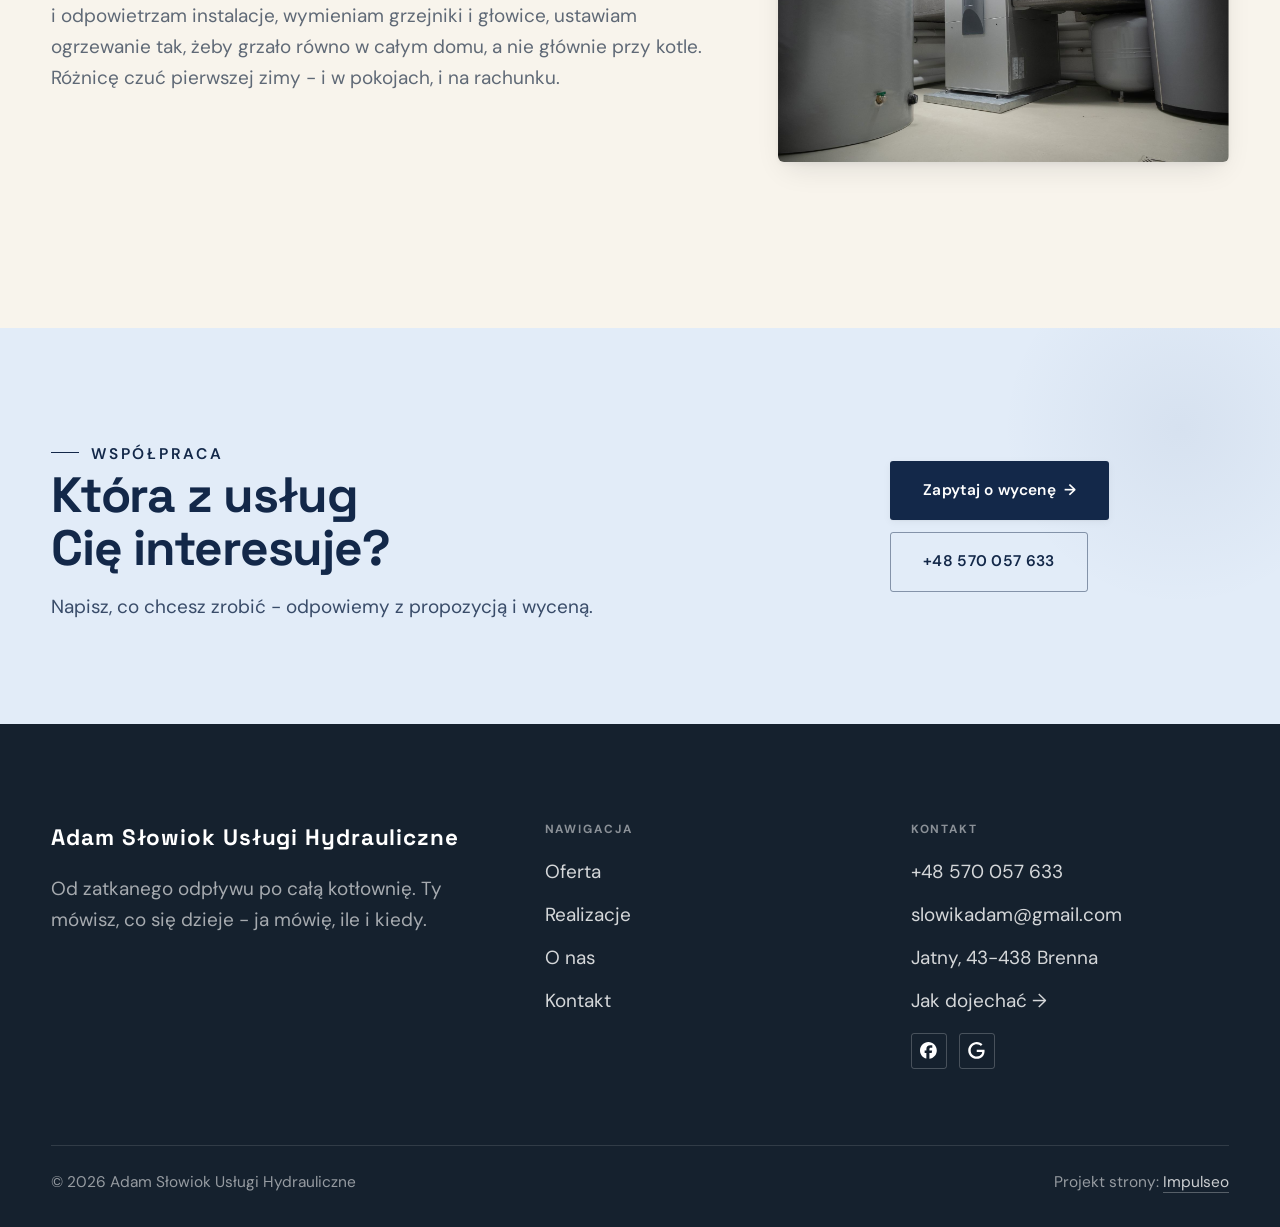
<file: oferta.html>
<!DOCTYPE html>
<html lang="pl">
<head>
<meta charset="UTF-8">
<meta name="viewport" content="width=device-width, initial-scale=1.0">
<title>Oferta - Adam Słowiok Usługi Hydrauliczne</title>
<meta name="description" content="Hydraulik w Brennej z dojazdem. Awarie, udrażnianie, instalacje wod-kan, wymiana kotłów. Cenę znasz przed robotą. Zadzwoń: +48 570 057 633.">
<link rel="canonical" href="https://kris20032.github.io/adam-slowiok-uslugi-hydrauliczne/oferta.html">
<meta name="robots" content="noindex, nofollow">
<meta property="og:type" content="website">
<meta property="og:locale" content="pl_PL">
<meta property="og:site_name" content="Adam Słowiok Usługi Hydrauliczne">
<meta property="og:title" content="Oferta - Adam Słowiok Usługi Hydrauliczne">
<meta property="og:description" content="Hydraulik w Brennej z dojazdem. Awarie, udrażnianie, instalacje wod-kan, wymiana kotłów. Cenę znasz przed robotą. Zadzwoń: +48 570 057 633.">
<meta property="og:url" content="https://kris20032.github.io/adam-slowiok-uslugi-hydrauliczne/oferta.html">
<meta property="og:image" content="https://kris20032.github.io/adam-slowiok-uslugi-hydrauliczne/img/og.jpg">
<meta property="og:image:width" content="1200">
<meta property="og:image:height" content="630">
<meta name="twitter:card" content="summary_large_image">
<link rel="preconnect" href="https://fonts.googleapis.com">
<link rel="preconnect" href="https://fonts.gstatic.com" crossorigin>
<link href="https://fonts.googleapis.com/css2?family=Space+Grotesk:wght@500;600;700&family=DM+Sans:opsz,wght@9..40,400;9..40,500;9..40,600&display=swap" rel="stylesheet">
<link rel="stylesheet" href="assets/styles.css?v=b0ad8fbc">
</head>
<body>

<header class="nav">
  <div class="wrap nav-inner">
    <a class="brand" href="index.html"><span class="name">Usługi hydrauliczne</span><span class="sub">Brenna</span></a>
    <nav class="nav-links">
      <a href="oferta.html" class="active" aria-current="page">Oferta</a>
      <a href="realizacje.html">Realizacje</a>
      <a href="o-nas.html">O nas</a>
      <a href="kontakt.html">Kontakt</a>
      <a href="tel:+48570057633" class="btn btn-accent">Zadzwoń +48 570 057 633</a>
    </nav>
    <button class="nav-toggle" aria-label="Menu"><span></span><span></span><span></span></button>
  </div>
</header>

<main>
<section class="pagehead">
  <img src="img/g1.jpg" alt="Adam Słowiok Usługi Hydrauliczne - Zakres prac" width="1600" height="1200" decoding="async">
  <div class="wrap">
    <span class="eyebrow">Oferta</span>
    <h1>Zakres prac</h1>
  </div>
</section>
<section>
  <div class="wrap">
    <div class="svc-row reveal">
      <div class="svc-row-art"><img src="img/about.jpg" alt="Awarie i przecieki" loading="lazy" width="1502" height="2044" decoding="async"></div>
      <div>
        <span class="num">01</span>
        <h3>Awarie i przecieki</h3>
        <p class="muted">Woda leje się tam, gdzie nie powinna? Zakręć główny zawór i dzwoń. Przyjeżdżam z narzędziami i częściami na większość przypadków, znajduję przyczynę i naprawiam to, co faktycznie puściło - nie zaklejam objawów. Zanim wyjdę, sprawdzam, czy jest sucho. Dopiero wtedy koniec roboty.</p>
      </div>
    </div>
    <div class="svc-row rev reveal">
      <div class="svc-row-art"><img src="img/g3.jpg" alt="Udrażnianie rur i kanalizacji" loading="lazy" width="1200" height="801" decoding="async"></div>
      <div>
        <span class="num">02</span>
        <h3>Udrażnianie rur i kanalizacji</h3>
        <p class="muted">Zatkany zlew, brodzik albo WC to zwykle robota na jedną wizytę. Sprawdzam, gdzie siedzi zator, i dobieram narzędzie do rury, a nie odwrotnie - czasem wystarczy rozebrać i wyczyścić syfon. Jak zator wraca co miesiąc, szukam przyczyny głębiej, zamiast przepychać w kółko.</p>
      </div>
    </div>
    <div class="svc-row reveal">
      <div class="svc-row-art"><img src="img/g4.jpg" alt="Wymiana i montaż kotłów" loading="lazy" width="1880" height="1255" decoding="async"></div>
      <div>
        <span class="num">03</span>
        <h3>Wymiana i montaż kotłów</h3>
        <p class="muted">Stary kocioł bierze coraz więcej gazu albo wysiada w największy mróz? Wymieniam kotły na kondensacyjne i podłączam je tak, żeby odbiór przeszedł bez poprawek. Doradzę model, który ma sens przy Twoim metrażu - a nie ten, na którym najwięcej się zarabia.</p>
      </div>
    </div>
    <div class="svc-row rev reveal">
      <div class="svc-row-art"><img src="img/g5.jpg" alt="Instalacje wod-kan" loading="lazy" width="1880" height="1254" decoding="async"></div>
      <div>
        <span class="num">04</span>
        <h3>Instalacje wod-kan</h3>
        <p class="muted">Nowa instalacja to robota, której po skończeniu nie widać - i właśnie dlatego musi być zrobiona porządnie, zanim zniknie w ścianie. Ciśnieniową próbę szczelności robię przy Tobie, z manometrem, nie „na oko”. Poprawki po zalaniu zawsze kosztują więcej niż porządne podejścia.</p>
      </div>
    </div>
    <div class="svc-row reveal">
      <div class="svc-row-art"><img src="img/g6.jpg" alt="Montaż łazienek" loading="lazy" width="1623" height="1300" decoding="async"></div>
      <div>
        <span class="num">05</span>
        <h3>Montaż łazienek</h3>
        <p class="muted">Remont łazienki stanął na ostatniej prostej? Robię biały montaż od baterii po pralkę i sprawdzam każde połączenie, zanim zamknę za sobą drzwi. Stare wyposażenie zabieram od razu, chyba że chcesz je zatrzymać. Termin ustawiam tak, żeby nie blokować innych ekip.</p>
      </div>
    </div>
    <div class="svc-row rev reveal">
      <div class="svc-row-art"><img src="img/g7.jpg" alt="Centralne ogrzewanie i grzejniki" loading="lazy" width="1880" height="1253" decoding="async"></div>
      <div>
        <span class="num">06</span>
        <h3>Centralne ogrzewanie i grzejniki</h3>
        <p class="muted">Grzejniki grzeją nierówno, bulgoczą albo nie łapią temperatury? Płuczę i odpowietrzam instalacje, wymieniam grzejniki i głowice, ustawiam ogrzewanie tak, żeby grzało równo w całym domu, a nie głównie przy kotle. Różnicę czuć pierwszej zimy - i w pokojach, i na rachunku.</p>
      </div>
    </div>
  </div>
</section>

<section class="cta">
  <div class="wrap">
    <div class="reveal">
      <span class="eyebrow">Współpraca</span>
      <h2>Która z usług Cię interesuje?</h2>
      <p>Napisz, co chcesz zrobić - odpowiemy z propozycją i wyceną.</p>
    </div>
    <div class="cta-actions reveal">
      <a href="kontakt.html" class="btn btn-light">Zapytaj o wycenę <span class="arr">→</span></a>
      <a href="tel:+48570057633" class="btn btn-ghost btn-ghost-cta">+48 570 057 633</a>
    </div>
  </div>
</section>
</main>

<footer>
  <div class="wrap">
    <div class="foot-grid">
      <div class="foot-brand">
        <div class="name">Adam Słowiok Usługi Hydrauliczne</div>
        <p>Od zatkanego odpływu po całą kotłownię. Ty mówisz, co się dzieje - ja mówię, ile i kiedy.</p>
      </div>
      <div class="foot-col">
        <h4>Nawigacja</h4>
        <a href="oferta.html">Oferta</a>
        <a href="realizacje.html">Realizacje</a>
        <a href="o-nas.html">O nas</a>
        <a href="kontakt.html">Kontakt</a>
      </div>
      <div class="foot-col">
        <h4>Kontakt</h4>
        <a href="tel:+48570057633">+48 570 057 633</a>
        <a href="mailto:slowikadam@gmail.com">slowikadam@gmail.com</a>
        <p>Jatny, 43-438 Brenna</p>
        <a href="https://maps.google.com/?cid=15481509743274885373&g_mp=Cidnb29nbGUubWFwcy5wbGFjZXMudjEuUGxhY2VzLlNlYXJjaFRleHQQAhgEIAA" target="_blank" rel="noopener">Jak dojechać →</a>
      <div class="foot-soc">
        <a class="soc" href="https://www.facebook.com/106080801824163" target="_blank" rel="noopener" aria-label="Facebook - Adam Słowiok Usługi Hydrauliczne"><svg viewBox="0 0 24 24" aria-hidden="true" focusable="false"><path d="M9.101 23.691v-7.98H6.627v-3.667h2.474v-1.58c0-4.085 1.848-5.978 5.858-5.978.401 0 .955.042 1.468.103a8.68 8.68 0 0 1 1.141.195v3.325a8.623 8.623 0 0 0-.653-.036 26.805 26.805 0 0 0-.733-.009c-.707 0-1.259.096-1.675.309a1.686 1.686 0 0 0-.679.622c-.258.42-.374.995-.374 1.752v1.297h3.919l-.386 2.103-.287 1.564h-3.246v8.245C19.396 23.238 24 18.179 24 12.044c0-6.627-5.373-12-12-12s-12 5.373-12 12c0 5.628 3.874 10.35 9.101 11.647Z" fill="currentColor"/></svg></a>
        <a class="soc" href="https://maps.google.com/?cid=15481509743274885373&g_mp=Cidnb29nbGUubWFwcy5wbGFjZXMudjEuUGxhY2VzLlNlYXJjaFRleHQQAhgEIAA" target="_blank" rel="noopener" aria-label="Google - Adam Słowiok Usługi Hydrauliczne"><svg viewBox="0 0 24 24" aria-hidden="true" focusable="false"><path d="M12.48 10.92v3.28h7.84c-.24 1.84-.853 3.187-1.787 4.133-1.147 1.147-2.933 2.4-6.053 2.4-4.827 0-8.6-3.893-8.6-8.72s3.773-8.72 8.6-8.72c2.6 0 4.507 1.027 5.907 2.347l2.307-2.307C18.747 1.44 16.133 0 12.48 0 5.867 0 .307 5.387.307 12s5.56 12 12.173 12c3.573 0 6.267-1.173 8.373-3.36 2.16-2.16 2.84-5.213 2.84-7.667 0-.76-.053-1.467-.173-2.053H12.48z" fill="currentColor"/></svg></a>
      </div>
      </div>
    </div>
    <div class="foot-bot">
      <span>© 2026 Adam Słowiok Usługi Hydrauliczne</span>
      <span>Projekt strony: <a class="foot-credit" href="https://impulseo.pl" target="_blank" rel="noopener">Impulseo</a></span>
    </div>
  </div>
</footer>
<div class="sticky-call"><a class="sc-call" href="tel:+48570057633"><svg class="ico-tel" width="16" height="16" viewBox="0 0 24 24" fill="none" aria-hidden="true"><path d="M6.6 10.8a15.5 15.5 0 0 0 6.6 6.6l2.2-2.2a1 1 0 0 1 1-.24 11.4 11.4 0 0 0 3.6.58 1 1 0 0 1 1 1V20a1 1 0 0 1-1 1A17 17 0 0 1 3 4a1 1 0 0 1 1-1h3.5a1 1 0 0 1 1 1c0 1.25.2 2.46.58 3.6a1 1 0 0 1-.25 1l-2.23 2.2Z" fill="currentColor"/></svg> Zadzwoń</a><a class="sc-quote" href="kontakt.html">Bezpłatna wycena</a></div>
<div class="demo-wazne" data-do="2026-09-07" data-cykl="3" hidden><svg class="dw-ico" width="13" height="13" viewBox="0 0 24 24" fill="none" aria-hidden="true"><circle cx="12" cy="12" r="8.6" stroke="currentColor" stroke-width="1.8"/><path d="M12 7.2V12l3.3 2" stroke="currentColor" stroke-width="1.8" stroke-linecap="round"/></svg><span class="dw-txt"></span></div>

<script src="assets/main.js"></script>
</body>
</html>
</file>
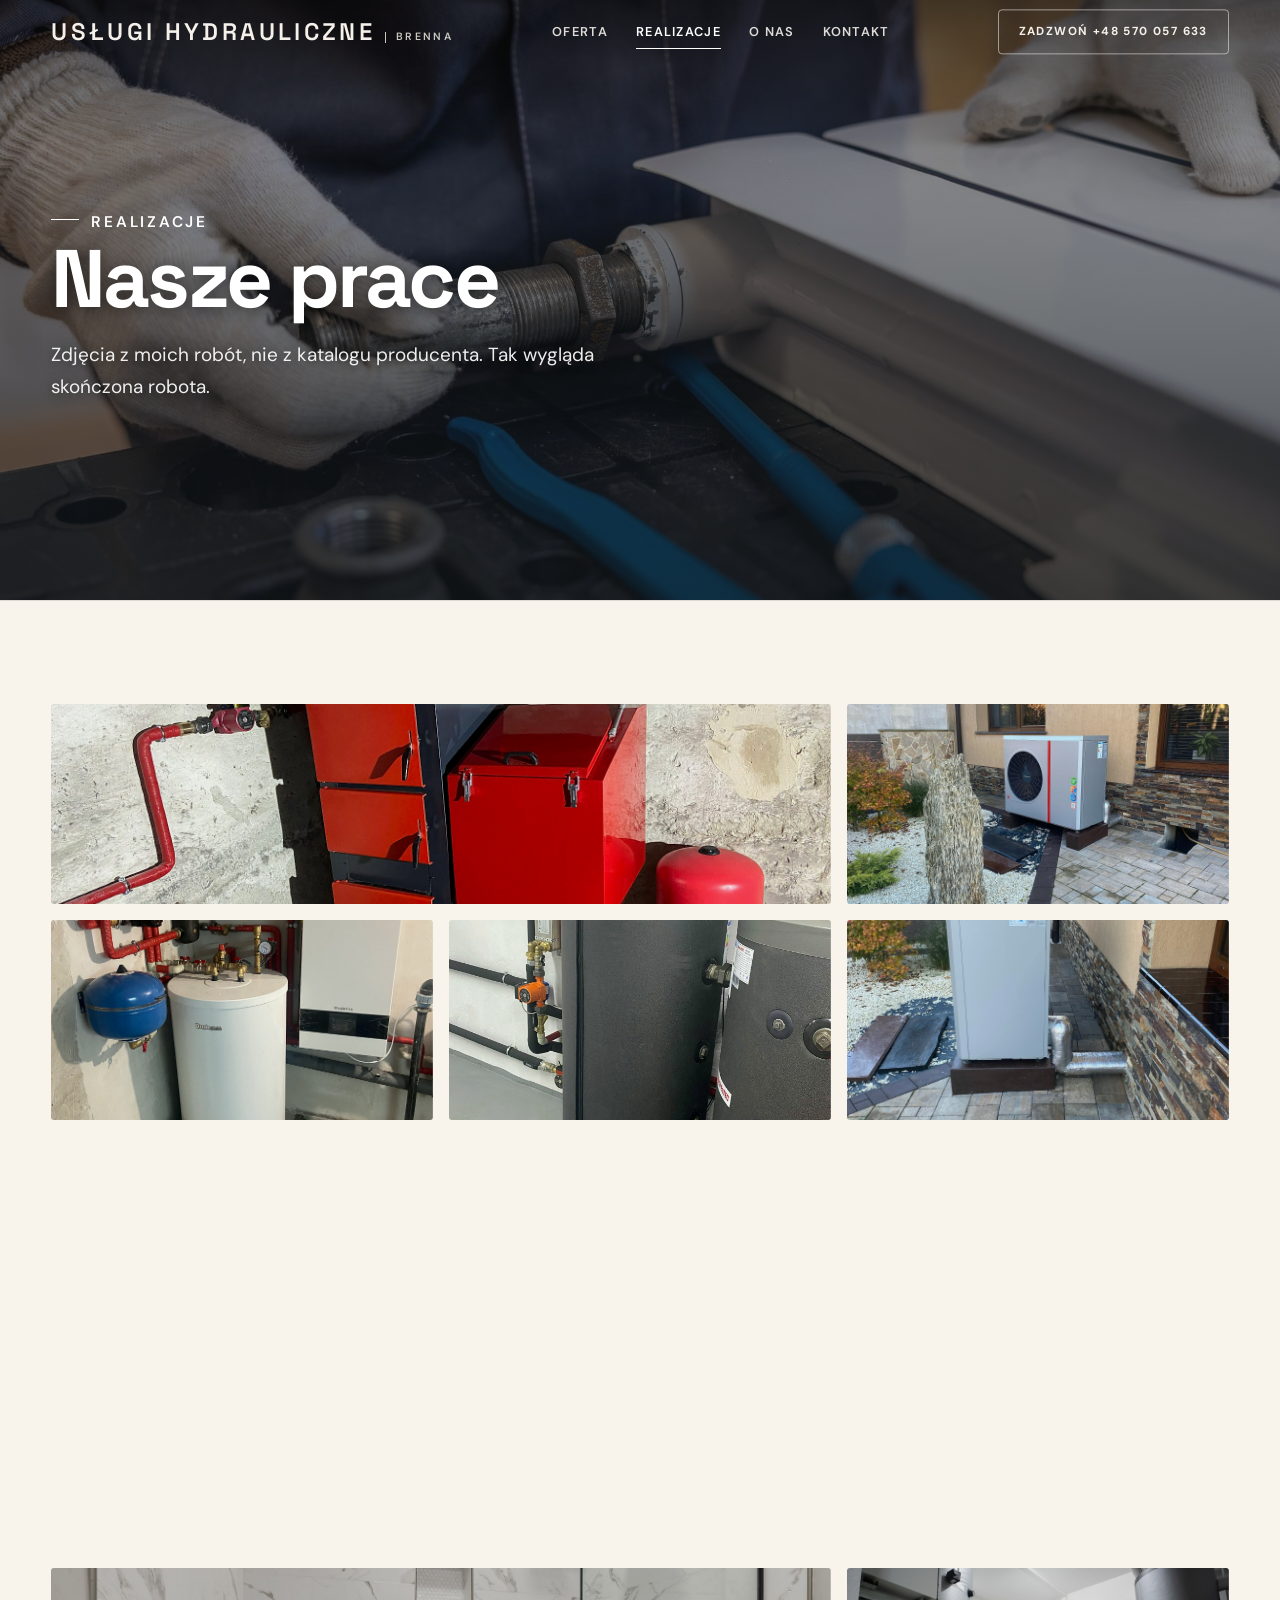
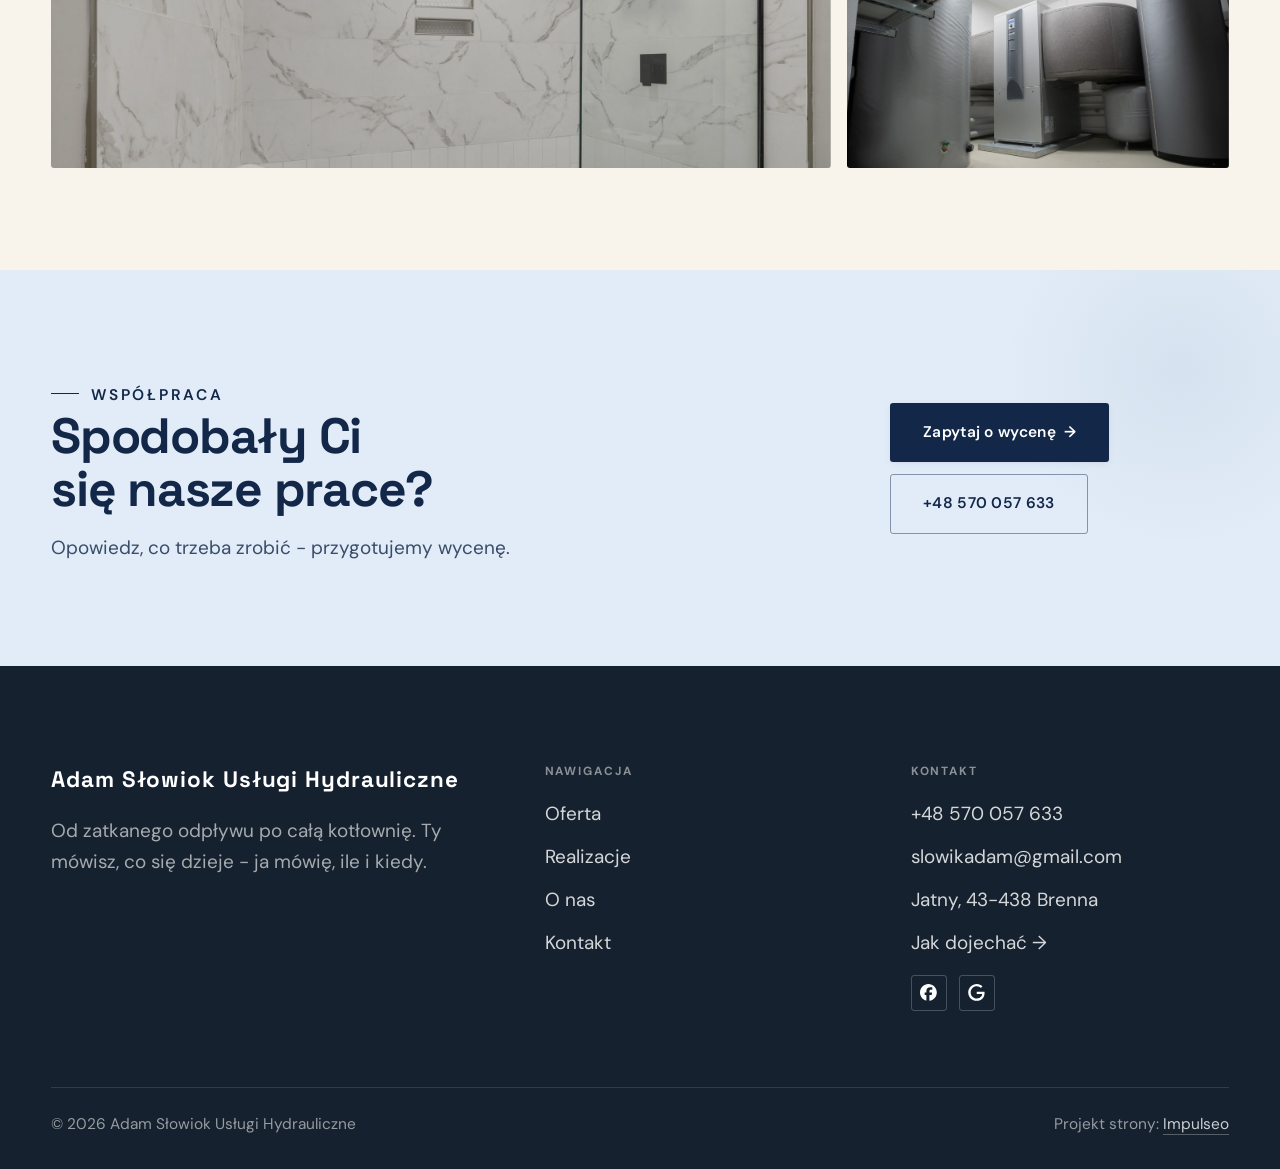
<file: realizacje.html>
<!DOCTYPE html>
<html lang="pl">
<head>
<meta charset="UTF-8">
<meta name="viewport" content="width=device-width, initial-scale=1.0">
<title>Realizacje - Adam Słowiok Usługi Hydrauliczne</title>
<meta name="description" content="Realizacje Adam Słowiok Usługi Hydrauliczne: Instalacja wod-kan, Łazienka po montażu, Kotłownia, Wymiana grzejnika, Udrażnianie kanalizacji">
<link rel="canonical" href="https://kris20032.github.io/adam-slowiok-uslugi-hydrauliczne/realizacje.html">
<meta name="robots" content="noindex, nofollow">
<meta property="og:type" content="website">
<meta property="og:locale" content="pl_PL">
<meta property="og:site_name" content="Adam Słowiok Usługi Hydrauliczne">
<meta property="og:title" content="Realizacje - Adam Słowiok Usługi Hydrauliczne">
<meta property="og:description" content="Realizacje Adam Słowiok Usługi Hydrauliczne: Instalacja wod-kan, Łazienka po montażu, Kotłownia, Wymiana grzejnika, Udrażnianie kanalizacji">
<meta property="og:url" content="https://kris20032.github.io/adam-slowiok-uslugi-hydrauliczne/realizacje.html">
<meta property="og:image" content="https://kris20032.github.io/adam-slowiok-uslugi-hydrauliczne/img/og.jpg">
<meta property="og:image:width" content="1200">
<meta property="og:image:height" content="630">
<meta name="twitter:card" content="summary_large_image">
<link rel="preconnect" href="https://fonts.googleapis.com">
<link rel="preconnect" href="https://fonts.gstatic.com" crossorigin>
<link href="https://fonts.googleapis.com/css2?family=Space+Grotesk:wght@500;600;700&family=DM+Sans:opsz,wght@9..40,400;9..40,500;9..40,600&display=swap" rel="stylesheet">
<link rel="stylesheet" href="assets/styles.css?v=b0ad8fbc">
</head>
<body>

<header class="nav">
  <div class="wrap nav-inner">
    <a class="brand" href="index.html"><span class="name">Usługi hydrauliczne</span><span class="sub">Brenna</span></a>
    <nav class="nav-links">
      <a href="oferta.html">Oferta</a>
      <a href="realizacje.html" class="active" aria-current="page">Realizacje</a>
      <a href="o-nas.html">O nas</a>
      <a href="kontakt.html">Kontakt</a>
      <a href="tel:+48570057633" class="btn btn-accent">Zadzwoń +48 570 057 633</a>
    </nav>
    <button class="nav-toggle" aria-label="Menu"><span></span><span></span><span></span></button>
  </div>
</header>

<main>
<section class="pagehead">
  <img src="img/head-realizacje.jpg" alt="Adam Słowiok Usługi Hydrauliczne - Nasze prace" width="1880" height="1253" decoding="async">
  <div class="wrap">
    <span class="eyebrow">Realizacje</span>
    <h1>Nasze prace</h1>
    <p>Zdjęcia z moich robót, nie z katalogu producenta. Tak wygląda skończona robota.</p>
  </div>
</section>
<section>
  <div class="wrap">
    <div class="gallery">
      <div class="tile t-two3 reveal"><img src="img/g1.jpg" alt="Adam Słowiok Usługi Hydrauliczne" loading="lazy" width="1600" height="1200" decoding="async"></div>
      <div class="tile t-third reveal"><img src="img/g2.jpg" alt="Adam Słowiok Usługi Hydrauliczne" loading="lazy" width="1600" height="1200" decoding="async"></div>
      <div class="tile t-third reveal"><img src="img/g8.jpg" alt="Adam Słowiok Usługi Hydrauliczne" loading="lazy" width="1600" height="2133" decoding="async"></div>
      <div class="tile t-third reveal"><img src="img/g9.jpg" alt="Adam Słowiok Usługi Hydrauliczne" loading="lazy" width="1406" height="1936" decoding="async"></div>
      <div class="tile t-third reveal"><img src="img/g10.jpg" alt="Adam Słowiok Usługi Hydrauliczne" loading="lazy" width="1548" height="2080" decoding="async"></div>
      <div class="tile t-third reveal"><img src="img/g11.jpg" alt="Adam Słowiok Usługi Hydrauliczne" loading="lazy" width="1530" height="2066" decoding="async"></div>
      <div class="tile t-two3 reveal"><img src="img/g12.jpg" alt="Adam Słowiok Usługi Hydrauliczne" loading="lazy" width="1204" height="506" decoding="async"></div>
      <div class="tile t-third reveal"><img src="img/about.jpg" alt="Adam Słowiok Usługi Hydrauliczne" loading="lazy" width="1502" height="2044" decoding="async"></div>
      <div class="tile t-third reveal"><img src="img/g3.jpg" alt="Adam Słowiok Usługi Hydrauliczne" loading="lazy" width="1200" height="801" decoding="async"></div>
      <div class="tile t-third reveal"><img src="img/g4.jpg" alt="Adam Słowiok Usługi Hydrauliczne" loading="lazy" width="1880" height="1255" decoding="async"></div>
      <div class="tile t-two3 reveal"><img src="img/g5.jpg" alt="Adam Słowiok Usługi Hydrauliczne" loading="lazy" width="1880" height="1254" decoding="async"></div>
      <div class="tile t-third reveal"><img src="img/g7.jpg" alt="Adam Słowiok Usługi Hydrauliczne" loading="lazy" width="1880" height="1253" decoding="async"></div>
    </div>
  </div>
</section>
<section class="cta">
  <div class="wrap">
    <div class="reveal">
      <span class="eyebrow">Współpraca</span>
      <h2>Spodobały Ci się nasze prace?</h2>
      <p>Opowiedz, co trzeba zrobić - przygotujemy wycenę.</p>
    </div>
    <div class="cta-actions reveal">
      <a href="kontakt.html" class="btn btn-light">Zapytaj o wycenę <span class="arr">→</span></a>
      <a href="tel:+48570057633" class="btn btn-ghost btn-ghost-cta">+48 570 057 633</a>
    </div>
  </div>
</section>
</main>

<footer>
  <div class="wrap">
    <div class="foot-grid">
      <div class="foot-brand">
        <div class="name">Adam Słowiok Usługi Hydrauliczne</div>
        <p>Od zatkanego odpływu po całą kotłownię. Ty mówisz, co się dzieje - ja mówię, ile i kiedy.</p>
      </div>
      <div class="foot-col">
        <h4>Nawigacja</h4>
        <a href="oferta.html">Oferta</a>
        <a href="realizacje.html">Realizacje</a>
        <a href="o-nas.html">O nas</a>
        <a href="kontakt.html">Kontakt</a>
      </div>
      <div class="foot-col">
        <h4>Kontakt</h4>
        <a href="tel:+48570057633">+48 570 057 633</a>
        <a href="mailto:slowikadam@gmail.com">slowikadam@gmail.com</a>
        <p>Jatny, 43-438 Brenna</p>
        <a href="https://maps.google.com/?cid=15481509743274885373&g_mp=Cidnb29nbGUubWFwcy5wbGFjZXMudjEuUGxhY2VzLlNlYXJjaFRleHQQAhgEIAA" target="_blank" rel="noopener">Jak dojechać →</a>
      <div class="foot-soc">
        <a class="soc" href="https://www.facebook.com/106080801824163" target="_blank" rel="noopener" aria-label="Facebook - Adam Słowiok Usługi Hydrauliczne"><svg viewBox="0 0 24 24" aria-hidden="true" focusable="false"><path d="M9.101 23.691v-7.98H6.627v-3.667h2.474v-1.58c0-4.085 1.848-5.978 5.858-5.978.401 0 .955.042 1.468.103a8.68 8.68 0 0 1 1.141.195v3.325a8.623 8.623 0 0 0-.653-.036 26.805 26.805 0 0 0-.733-.009c-.707 0-1.259.096-1.675.309a1.686 1.686 0 0 0-.679.622c-.258.42-.374.995-.374 1.752v1.297h3.919l-.386 2.103-.287 1.564h-3.246v8.245C19.396 23.238 24 18.179 24 12.044c0-6.627-5.373-12-12-12s-12 5.373-12 12c0 5.628 3.874 10.35 9.101 11.647Z" fill="currentColor"/></svg></a>
        <a class="soc" href="https://maps.google.com/?cid=15481509743274885373&g_mp=Cidnb29nbGUubWFwcy5wbGFjZXMudjEuUGxhY2VzLlNlYXJjaFRleHQQAhgEIAA" target="_blank" rel="noopener" aria-label="Google - Adam Słowiok Usługi Hydrauliczne"><svg viewBox="0 0 24 24" aria-hidden="true" focusable="false"><path d="M12.48 10.92v3.28h7.84c-.24 1.84-.853 3.187-1.787 4.133-1.147 1.147-2.933 2.4-6.053 2.4-4.827 0-8.6-3.893-8.6-8.72s3.773-8.72 8.6-8.72c2.6 0 4.507 1.027 5.907 2.347l2.307-2.307C18.747 1.44 16.133 0 12.48 0 5.867 0 .307 5.387.307 12s5.56 12 12.173 12c3.573 0 6.267-1.173 8.373-3.36 2.16-2.16 2.84-5.213 2.84-7.667 0-.76-.053-1.467-.173-2.053H12.48z" fill="currentColor"/></svg></a>
      </div>
      </div>
    </div>
    <div class="foot-bot">
      <span>© 2026 Adam Słowiok Usługi Hydrauliczne</span>
      <span>Projekt strony: <a class="foot-credit" href="https://impulseo.pl" target="_blank" rel="noopener">Impulseo</a></span>
    </div>
  </div>
</footer>
<div class="sticky-call"><a class="sc-call" href="tel:+48570057633"><svg class="ico-tel" width="16" height="16" viewBox="0 0 24 24" fill="none" aria-hidden="true"><path d="M6.6 10.8a15.5 15.5 0 0 0 6.6 6.6l2.2-2.2a1 1 0 0 1 1-.24 11.4 11.4 0 0 0 3.6.58 1 1 0 0 1 1 1V20a1 1 0 0 1-1 1A17 17 0 0 1 3 4a1 1 0 0 1 1-1h3.5a1 1 0 0 1 1 1c0 1.25.2 2.46.58 3.6a1 1 0 0 1-.25 1l-2.23 2.2Z" fill="currentColor"/></svg> Zadzwoń</a><a class="sc-quote" href="kontakt.html">Bezpłatna wycena</a></div>
<div class="demo-wazne" data-do="2026-09-07" data-cykl="3" hidden><svg class="dw-ico" width="13" height="13" viewBox="0 0 24 24" fill="none" aria-hidden="true"><circle cx="12" cy="12" r="8.6" stroke="currentColor" stroke-width="1.8"/><path d="M12 7.2V12l3.3 2" stroke="currentColor" stroke-width="1.8" stroke-linecap="round"/></svg><span class="dw-txt"></span></div>

<script src="assets/main.js"></script>
</body>
</html>
</file>
<file: assets/styles.css>
/* ============================================================
   STOLBASZ — premium, architektoniczny B2B fit-out
   Jasna paleta, zero brązu. System wg premium-web-craft.
   Projekt strony: Impulseo (impulseo.pl)
   ============================================================ */

:root{
  /* PALETA — jasna, architektoniczna, chłodna */
  --paper:#F8F4EC;          /* główne tło - bardzo jasny beż (prośba klienta 01.09.2026) */
  --paper-2:#F0E9DB;        /* sekcje alternatywne (ciepły jasny beż) */
  --paper-3:#F0E9DB;        /* delikatne wypełnienia */
  --ink:#15212E;            /* tekst główny — chłodny grafit */
  --ink-soft:#243443;       /* nagłówki drugorzędne */
  --muted:#6B7785;          /* tekst poboczny */
  --line:rgba(21,33,46,.12);/* hairline */
  --accent:#1E3A6B;         /* granat - jedyny akcent */
  --accent-d:#132849;
  --accent-soft:rgba(30,58,107,.10);
  --dark:#15212E;           /* sekcje ciemne (stopka/CTA) */

  /* HOVER ZDJĘĆ — JEDEN standard dla całego silnika (decyzja K. 04.08.2026, artefakt z wariantami).
     AKTUALNE (K.+Szymon 09.08.2026, wybór z artefaktu 6 wariantów): zoom 1.05 przy 1.4s -
     przy tak długim czasie mocniejszy kadr NIE skacze, tylko „oddycha". Poprzedni standard
     (1.02 / .55s z 04.08) odbierany jako dynamiczny i szybki.
     Spoczynek lekko przygaszony, ale TYLKO tam, gdzie jest mysz (@media hover:hover) —
     na telefonie zdjęcia zostają w pełnej jasności. */
  --img-zoom:1.05;                   /* K.+Szymon 09.08: wariant F z artefaktu porównawczego */
  --img-rest:brightness(.95) saturate(.99);
  --img-hot:brightness(1.06) saturate(1.05);
  --img-dur:1.4s;                    /* K.+Szymon 09.08 (wariant F): powoli = elegancko */
  --img-ease:cubic-bezier(.16,.84,.44,1);  /* miękki ogon, efekt „oddychania" */

  /* ODSTĘPY — skala 4/8 */
  --space-1:4px; --space-2:8px; --space-3:12px; --space-4:16px; --space-5:24px;
  --space-6:32px; --space-7:48px; --space-8:64px; --space-9:96px; --space-10:128px;

  /* TYPOGRAFIA — fluid clamp() (skala podbita 16.07.2026: większe, czytelniejsze litery — uwaga Adama) */
  --text-sm:clamp(.9rem,.87rem + .12vw,1rem);
  --text-base:clamp(1.08rem,1.04rem + .18vw,1.2rem);
  --text-lg:clamp(1.24rem,1.15rem + .34vw,1.44rem);
  --text-h3:clamp(1.34rem,1.22rem + .55vw,1.66rem);
  --text-h2:clamp(2.1rem,1.66rem + 2.1vw,3.1rem);
  --text-h1:clamp(2.9rem,2.1rem + 4vw,5.1rem);

  /* PROMIENIE — architektoniczne, raczej ostre */
  --r-sm:3px; --r-md:6px; --r-lg:10px;

  /* RUCH */
  --ease:cubic-bezier(.25,.46,.45,.94); --dur:.24s;

  /* CIENIE — miękkie, warstwowe */
  --sh-sm:0 1px 2px rgba(16,24,32,.04), 0 2px 8px rgba(16,24,32,.05);
  --sh-md:0 2px 6px rgba(16,24,32,.05), 0 12px 28px -8px rgba(16,24,32,.12);
  --sh-lg:0 6px 14px rgba(16,24,32,.07), 0 26px 56px -18px rgba(16,24,32,.22);

  --hairline:1px solid var(--line);

  --font-display:'Space Grotesk','Inter',sans-serif;
  --font-body:'DM Sans','Inter',sans-serif;
}

*{box-sizing:border-box;margin:0;padding:0}
html{scroll-behavior:smooth}
body{
  font-family:var(--font-body);
  font-size:var(--text-base);
  line-height:1.65;
  color:var(--ink);
  background:var(--paper);
  -webkit-font-smoothing:antialiased;
  text-rendering:optimizeLegibility;
}
img{max-width:100%;height:auto;display:block}  /* height:auto = width/height z atrybutów trzyma proporcje (TOP#12) */
a{color:inherit;text-decoration:none}

.wrap{width:min(92%,1180px);margin-inline:auto}
section{padding-block:clamp(52px,6.5vw,96px)}

h1,h2,h3{font-family:var(--font-display);font-weight:700;line-height:1.08;letter-spacing:-.02em;color:var(--ink)}
h1{font-size:var(--text-h1);letter-spacing:-.035em}
h2{font-size:var(--text-h2);letter-spacing:-.025em}
h3{font-size:var(--text-h3)}
/* MIARA — długość wiersza. WCAG 2.2 SC 1.4.8: max 80 znaków; Butterick: 45–90.
   68ch daje realnie 72–78 znaków polskiego tekstu, czyli z zapasem pod granicą.
   Wcześniej limit miał TYLKO <p> — <li>, <blockquote> i <dd> nie miały żadnego,
   i to jedyny powód, dla którego 23 bloki na dwóch oddanych stronach jadą po
   83–106 znaków w wierszu (pomiar 07.08.2026, bramka `miara`).
   ⚠️ Listy i definicje ograniczamy TYLKO bez klasy: `ul`/`ol` z klasą to u nas
   układ (siatki kafli, menu), a nie tekst ciągły — tam miarę wyznacza układ. */
/* 60ch, nie 68ch (K. 10.08): po zmianie fontów na węższe kroje (DM Sans i spółka)
   w 68ch mieściło się ~90 znaków - bramka pikselowa słusznie zgłaszała przekroczenie
   granicy 80. Pomiar na żywej przeglądarce: 60ch = 90 znaków, 53ch = ~78 znaków, czyli normę WCAG 1.4.8. */
:root{ --miara:53ch }
p{max-width:min(100%,var(--miara))}
blockquote,
ul:not([class])>li, ol:not([class])>li,
dl:not([class])>dd{max-width:min(100%,var(--miara))}

/* ⚠️ Świadomie BEZ wyjątku `.tile p,.card p,.svc p{max-width:none}`, choć nasuwa się sam:
   te akapity BYŁY już ograniczone (stare `p{max-width:65ch}`), więc „wyjątek" nie odblokowałby
   niczego nowego — tylko ROZLUŹNIŁ stan sprzed zmiany na wszystkich demach naraz.
   `figcaption` żadna z reguł wyżej nie dotyczy, więc też nie potrzebuje zwolnienia. */

/* ŁAMANIE. `balance` wyrównuje długości wierszy w nagłówku, `pretty` pilnuje ostatniego
   wiersza akapitu, żeby nie został w nim jeden wyraz. Obsługiwane od Chrome 117 /
   Safari 17.5; starsze przeglądarki po prostu ignorują tę własność.
   `text-wrap:pretty` nie występowało dotąd ANI RAZ w silniku ani w repo klientów. */
h1,h2,h3,.lead,.lede{text-wrap:balance}
p,li,blockquote,dd{text-wrap:pretty}

.eyebrow{
  font-family:var(--font-body);
  font-size:var(--text-sm);
  font-weight:600;
  letter-spacing:.18em;
  text-transform:uppercase;
  color:var(--accent);
  display:inline-flex;align-items:center;gap:var(--space-3);
}
/* flex:none + margin-top = kreska trzyma się PIERWSZEJ linii. Wcześniej align-items:center
   centrowało ją względem całego bloku i przy zawinięciu (długi kicker typu
   „…WNĘTRZ · LESZNO · OD 2019") druga linia lądowała z brzydkim wcięciem. */
.eyebrow{align-items:flex-start}
.eyebrow>*,.eyebrow{text-wrap:balance}   /* dlugi kicker lamal sie na sierote typu samo „2019" w drugiej linii */
.eyebrow::before{content:"";width:28px;height:1px;background:var(--accent);display:inline-block;flex:none;margin-top:.62em}

.muted{color:var(--muted)}
.lead{font-size:var(--text-lg);line-height:1.55;color:var(--ink-soft);max-width:50ch}

/* ---------- BUTTONS ---------- */
.btn{
  display:inline-flex;align-items:center;gap:var(--space-2);
  font-weight:600;font-size:var(--text-sm);letter-spacing:.02em;
  padding:var(--space-4) var(--space-6);
  border-radius:var(--r-sm);
  transition:transform var(--dur) var(--ease),box-shadow var(--dur) var(--ease),background var(--dur) var(--ease);
  cursor:pointer;border:1px solid transparent;
}
.btn-accent{background:var(--accent);color:#fff;box-shadow:var(--sh-sm)}
.btn-accent:hover{background:var(--accent-d);transform:translateY(-2px);box-shadow:var(--sh-md)}
.btn-accent:active{transform:translateY(0);box-shadow:var(--sh-sm)}
.btn-ghost{background:transparent;color:var(--ink);border-color:var(--line)}
.btn-ghost:hover{border-color:var(--accent);color:var(--accent);transform:translateY(-2px)}
.btn-light{background:#fff;color:var(--ink);box-shadow:var(--sh-sm)}
.btn-light:hover{transform:translateY(-2px);box-shadow:var(--sh-md)}
.btn .arr{transition:transform var(--dur) var(--ease)}
.btn:hover .arr{transform:translateX(4px)}

/* ---------- NAV ---------- */
.nav{
  position:sticky;top:0;z-index:50;
  background:color-mix(in srgb,var(--paper) 88%,transparent);
  backdrop-filter:saturate(140%) blur(10px);
  border-bottom:var(--hairline);
}
.nav-inner{display:flex;align-items:center;justify-content:space-between;gap:var(--space-5);height:72px}
/* ANTY-NACHODZENIE (K. 05.08.2026): długa nazwa firmy + przycisk z pełnym numerem nie mieściły się w pasku
   i flex ściskał linki PONIŻEJ ich treści - "Kontakt" wchodził na ramkę "Zadzwoń +48 ...". Teraz ustępuje
   nazwa marki (skrót wielokropkiem), a menu i przycisk nigdy się nie kurczą ani nie zachodzą na siebie. */
.brand{display:flex;flex-direction:column;line-height:1;min-width:0;flex:0 1 auto}
.brand .name{font-family:var(--font-display);font-weight:800;font-size:1.35rem;letter-spacing:.04em;white-space:nowrap;overflow:hidden;text-overflow:ellipsis}
.brand .sub{font-size:.62rem;letter-spacing:.34em;text-transform:uppercase;color:var(--muted);margin-top:5px;white-space:nowrap;overflow:hidden;text-overflow:ellipsis}
.nav-links{display:flex;align-items:center;gap:var(--space-6);flex:0 0 auto}
.nav-links a{font-size:var(--text-sm);font-weight:500;color:var(--ink-soft);position:relative;padding-block:4px;white-space:nowrap;transition:color var(--dur) var(--ease)}
.nav-links a::after{content:"";position:absolute;left:0;bottom:0;width:0;height:1.5px;background:var(--accent);transition:width var(--dur) var(--ease)}
.nav-links a:hover,.nav-links a.active{color:var(--ink)}
.nav-links a:hover::after,.nav-links a.active::after{width:100%}
.nav-links .btn{padding:var(--space-2) var(--space-5)}
/* przyciski w nav: właściwy kolor (przebij .nav-links a) + bez podkreślenia */
.nav-links a.btn-accent{color:#fff}
.nav-links a.btn-ghost,.nav-links a.btn-light{color:var(--ink)}
/* CTA w pasku: NIE podkreślenie spod linków menu, ale ten sam przelatujący błysk,
   co na wszystkich innych przyciskach (zgłoszenie K. 13.08.2026 - „na hero jest efekt
   światła przechodzącego przez przycisk, na navbarze go nie ma, a mają być identyczne").
   Reguła `.nav-links a::after` jest silniejsza od `.btn::after`, więc trzeba jej
   geometrię wyzerować i wpisać połysk z nazwy - samo `display:none` gasiło efekt. */
.nav-links a.btn::after{
  display:block;content:"";position:absolute;inset:0;z-index:-1;pointer-events:none;
  inset:0;width:auto;height:auto;border-radius:inherit;   /* kasuje geometrię podkreślenia (width:0;height:1.5px) */
  background:linear-gradient(100deg,transparent 32%,rgba(255,255,255,.20) 50%,transparent 68%);
  translate:-120% 0}
@media (prefers-reduced-motion:no-preference){
  .nav-links a.btn:hover::after{translate:120% 0;transition:translate .75s var(--mt-ease,cubic-bezier(.16,.84,.44,1))}
}
.nav-toggle{display:none;background:none;border:none;cursor:pointer;flex-direction:column;gap:5px;padding:8px}
.nav-toggle span{width:24px;height:2px;background:var(--ink);transition:var(--dur)}
/* Ciasny zakres MIĘDZY menu mobilnym a pełnym pulpitem: zbijamy odstępy i nazwę marki,
   żeby wszystko zmieściło się naturalnie, zanim w ogóle dojdzie do skracania wielokropkiem. */
@media(max-width:1280px) and (min-width:921px){
  .nav-links{gap:var(--space-4)}
  .nav-links .btn{padding:var(--space-2) var(--space-4)}
  .brand .name{font-size:1.15rem}
}

/* ---------- HERO (split) ---------- */
.hero{position:relative;overflow:hidden;border-bottom:var(--hairline)}
.hero-grid{display:grid;grid-template-columns:1.05fr .95fr;gap:clamp(24px,4vw,60px);align-items:center;
  padding-block:clamp(36px,4.5vw,64px)}
.hero-copy .eyebrow{margin-bottom:var(--space-5)}
.hero-copy h1{margin-bottom:var(--space-5)}
.hero-copy .lead{margin-bottom:var(--space-7)}
.hero-actions{display:flex;flex-wrap:wrap;gap:var(--space-4)}
.hero-art{position:relative;aspect-ratio:4/3;border-radius:var(--r-lg);overflow:hidden;box-shadow:var(--sh-lg)}
.hero-art img{width:100%;height:100%;object-fit:cover}
.hero-art::after{content:"";position:absolute;inset:0;background:linear-gradient(180deg,transparent 55%,rgba(18,24,28,.28))}
.hero-badge{position:absolute;left:var(--space-5);bottom:var(--space-5);z-index:2;
  background:rgba(252,252,251,.94);backdrop-filter:blur(4px);
  border-radius:var(--r-md);padding:var(--space-4) var(--space-5);box-shadow:var(--sh-md);max-width:78%}
.hero-badge strong{display:block;font-family:var(--font-display);font-size:1rem;letter-spacing:-.01em}
.hero-badge span{font-size:var(--text-sm);color:var(--muted)}

/* ---------- HERO duży / kinowy (strona główna) ---------- */
.hero-cine{position:relative;min-height:clamp(560px,82vh,840px);min-height:clamp(560px,82svh,840px);display:flex;align-items:center;overflow:hidden;border-bottom:var(--hairline)}
.hero-cine>img{position:absolute;inset:0;width:100%;height:100%;object-fit:cover;z-index:0}
.hero-cine::after{content:"";position:absolute;inset:0;z-index:1;
  background:linear-gradient(95deg,rgba(13,18,23,.86) 0%,rgba(13,18,23,.64) 32%,rgba(13,18,23,.24) 62%,rgba(13,18,23,.04) 100%)}
.hero-cine .wrap{position:relative;z-index:2;padding-block:var(--space-8)}
.hero-cine .hero-copy{max-width:660px}
.hero-cine .eyebrow{color:#fff;margin-bottom:var(--space-5)}
.hero-cine .eyebrow::before{background:#fff}
.hero-cine h1{color:#fff;margin-bottom:var(--space-5);font-size:clamp(2.9rem,2rem + 4.4vw,5.2rem);text-wrap:balance}
.hero-cine .lead{color:rgba(255,255,255,.92);max-width:48ch;margin-bottom:var(--space-7)}
.hero-cine .hero-actions{display:flex;flex-wrap:wrap;gap:var(--space-4)}
/* NISKIE OKNO (laptop z dokiem i paskami przeglądarki ma ~700-780 px wysokości widoku):
   H1 do 5.2rem + długi lead nie mieściły się i przyciski wypadały POD krawędź ekranu -
   klient widział stronę bez ani jednego CTA. Skalujemy w dół, zamiast przycinać treść. */
@media(min-width:821px) and (max-height:820px){
  .hero-cine{min-height:clamp(520px,94svh,780px)}
  .hero-cine .wrap{padding-block:var(--space-6)}
  .hero-cine h1{font-size:clamp(2.2rem,1.5rem + 2.6vw,3.6rem);margin-bottom:var(--space-4)}
  .hero-cine .eyebrow{margin-bottom:var(--space-4)}
  .hero-cine .lead{margin-bottom:var(--space-5);max-width:44ch}
}
@media(max-width:680px){
  .hero-cine{min-height:clamp(520px,76vh,640px);min-height:clamp(520px,76svh,640px);align-items:flex-end}
  .hero-cine::after{background:linear-gradient(0deg,rgba(13,18,23,.9) 6%,rgba(13,18,23,.45) 55%,rgba(13,18,23,.25) 100%)}
  .hero-cine .wrap{padding-bottom:var(--space-9)}
  /* TELEFON (~90% oglądających): lead potrafił zająć 8 linii i zepchnąć CTA poza pierwszy ekran.
     Zwężamy interlinię i skalę - treści nie ucinamy, bo to ona sprzedaje. */
  .hero-cine .lead{font-size:.98rem;line-height:1.5;margin-bottom:var(--space-5)}
  .hero-cine .eyebrow{font-size:.72rem;letter-spacing:.13em;margin-bottom:var(--space-4)}
  .hero-cine .eyebrow::before{width:20px}
  .hero-cine h1{margin-bottom:var(--space-4)}
}

/* full-bleed hero variant (podstrony) */
.pagehead{position:relative;min-height:46vh;min-height:46svh;display:flex;align-items:flex-end;overflow:hidden;border-bottom:var(--hairline)}
.pagehead img{position:absolute;inset:0;width:100%;height:100%;object-fit:cover}
/* 10.08.2026 (decyzja K.): mocniejsze przyciemnienie + cień pod tekstem. Bramka mierzyła na
   nagłówkach podstron 3,38-3,43:1 przy wymaganych 4,5 — jasne zdjęcie (hala, śnieg, niebo)
   podchodziło pod biały tekst. Zdjęcia klientów są różne, więc kontrast musi dawać WARSTWA,
   a nie szczęśliwy dobór kadru. */
.pagehead::after{content:"";position:absolute;inset:0;background:linear-gradient(180deg,rgba(18,24,28,.40),rgba(18,24,28,.76))}
.pagehead .wrap{position:relative;z-index:2;padding-block:var(--space-9);color:#fff}
.pagehead h1{color:#fff;max-width:18ch;text-shadow:0 2px 16px rgba(0,0,0,.55)}
.pagehead .eyebrow{color:#fff}
.pagehead .eyebrow::before{background:#fff}
.pagehead p{color:rgba(255,255,255,.92);margin-top:var(--space-4);max-width:54ch;text-shadow:0 1px 12px rgba(0,0,0,.5)}

/* ---------- STRIP (pasek skrótów / liczby) ---------- */
.strip{background:var(--dark);color:#fff}
/* PASEK HASEŁ — standard 04.08.2026 (decyzja K.): 5 haseł w JEDNYM rzędzie, tekst WYŚRODKOWANY,
   węższe marginesy boczne niż reszta strony (pasek ma iść szerzej), równe wysokości kolumn. */
.strip .wrap{width:min(96%,1440px);display:grid;grid-template-columns:repeat(5,1fr);
  gap:var(--space-5);padding-block:var(--space-7);align-items:stretch}
.strip .item .k{font-family:var(--font-display);font-size:clamp(1.05rem,.82rem + .85vw,1.55rem);
  font-weight:800;letter-spacing:-.02em;color:#fff;line-height:1.18;text-wrap:balance}
.strip .item .v{font-size:var(--text-sm);color:rgba(255,255,255,.66);margin-top:var(--space-2);line-height:1.4}
.strip .item{border-left:2px solid var(--accent);padding-inline:var(--space-4);
  text-align:center;display:flex;flex-direction:column;justify-content:center}
/* liczba kolumn = liczba haseł, żeby ostatnie nie zostawało samo w drugim rzędzie.
   Klasę n-N nadaje multipage.py; domyślnie (bez klasy) pasek jest 5-kolumnowy. */
.strip.n-2 .wrap{grid-template-columns:repeat(2,1fr)}
.strip.n-3 .wrap{grid-template-columns:repeat(3,1fr)}
.strip.n-4 .wrap{grid-template-columns:repeat(4,1fr);gap:var(--space-6)}
.strip.n-4 .item .k{font-size:clamp(1.3rem,1rem + 1.1vw,2rem)}
.strip.n-6 .wrap{grid-template-columns:repeat(6,1fr);gap:var(--space-4)}
.strip.n-6 .item .k{font-size:clamp(.98rem,.8rem + .7vw,1.35rem)}
/* równe łamanie: zamiast "długa linia + jedno słowo" obie linie zbliżonej długości */
.strip .item .k{text-wrap:balance}

/* ---------- SECTION HEAD ---------- */
.head{max-width:48rem;margin-bottom:var(--space-8)}
.head.center{margin-inline:auto;text-align:center}
.head .eyebrow{margin-bottom:var(--space-4)}
.head h2{margin-bottom:var(--space-4)}
.head p{color:var(--muted);font-size:var(--text-lg);line-height:1.55}
.head.center p{margin-inline:auto}

/* ---------- INTRO SPLIT ---------- */
.split{display:grid;grid-template-columns:.92fr 1.08fr;gap:clamp(28px,5vw,80px);align-items:center}
.split.rev{grid-template-columns:1.08fr .92fr}
.split.rev .split-art{order:-1}
.split-art{position:relative;aspect-ratio:5/4;border-radius:var(--r-lg);overflow:hidden;box-shadow:var(--sh-lg)}
.split-art img{width:100%;height:100%;object-fit:cover}
.split-copy h2{margin-bottom:var(--space-5)}
.split-copy p+p{margin-top:var(--space-4)}
.split-copy .btn{margin-top:var(--space-6)}

/* ---------- SERVICES (zakres) ---------- */
.svc-grid{display:grid;grid-template-columns:repeat(auto-fit,minmax(280px,1fr));gap:var(--space-5)}
.svc{background:#fff;border:var(--hairline);border-radius:var(--r-md);padding:var(--space-7) var(--space-6);
  transition:transform var(--dur) var(--ease),box-shadow var(--dur) var(--ease),border-color var(--dur) var(--ease);
  position:relative;overflow:hidden}
.svc::before{content:"";position:absolute;left:0;top:0;width:3px;height:0;background:var(--accent);transition:height var(--dur) var(--ease)}
.svc:hover{transform:translateY(-4px);box-shadow:var(--sh-md);border-color:transparent}
.svc:hover::before{height:100%}
.svc .ic{font-family:var(--font-display);font-size:.8rem;font-weight:700;letter-spacing:.12em;color:var(--accent);margin-bottom:var(--space-4)}
.svc h3{margin-bottom:var(--space-3);font-size:1.22rem}
.svc p{color:var(--muted);font-size:var(--text-base);line-height:1.6}

/* big detailed service rows */
.svc-row{display:grid;grid-template-columns:.8fr 1.2fr;gap:clamp(20px,4vw,60px);align-items:center;padding-block:var(--space-8)}
.svc-row+.svc-row{border-top:var(--hairline)}
.svc-row.rev{grid-template-columns:1.2fr .8fr}
/* Naprzemienny układ wierszy oferty: co drugi wiersz ma zdjęcie po PRAWEJ.
   Było `order:-1` — martwy kod, bo zdjęcie i tak jest pierwszym dzieckiem w HTML,
   więc wszystkie wiersze wyglądały identycznie (zdjęcie zawsze z lewej), a `rev`
   zmieniało tylko szerokość kolumn. Znalezione 29.07.2026 przy różnicowaniu kierunków
   animacji (pomiar pozycji: art.mid 390/502 przy row.mid 756 — zawsze lewa strona). */
.svc-row.rev .svc-row-art{order:2}
.svc-row-art{aspect-ratio:4/3;border-radius:var(--r-md);overflow:hidden;box-shadow:var(--sh-md)}
.svc-row-art img{width:100%;height:100%;object-fit:cover}
.svc-row h3{font-size:1.5rem;margin-bottom:var(--space-4)}
.svc-row .num{font-family:var(--font-display);font-size:.85rem;font-weight:700;letter-spacing:.14em;color:var(--accent);display:block;margin-bottom:var(--space-3)}
.svc-row ul{list-style:none;margin-top:var(--space-4);display:flex;flex-direction:column;gap:var(--space-2)}
.svc-row li{position:relative;padding-left:var(--space-5);color:var(--muted);font-size:var(--text-base)}
.svc-row li::before{content:"";position:absolute;left:0;top:.62em;width:8px;height:1px;background:var(--accent)}

/* ---------- GALLERY (realizacje) ---------- */
.gallery{display:grid;grid-template-columns:repeat(12,1fr);gap:var(--space-4);grid-auto-rows:200px}
/* GALERIA MASONRY — pionowe zdjęcia (portrety beauty/wellness) bez przycinania: kolumny, height auto */
.gallery-masonry{column-count:3;column-gap:var(--space-4)}
@media(max-width:900px){.gallery-masonry{column-count:2}}
@media(max-width:560px){.gallery-masonry{column-count:1}}
.gallery-masonry .m-tile{break-inside:avoid;margin:0 0 var(--space-4);padding:0;position:relative;overflow:hidden;border-radius:var(--r-md);border:1px solid var(--line)}
.gallery-masonry .m-tile img{width:100%;height:auto;display:block}
.gallery-masonry .m-tile .cap{position:absolute;left:0;right:0;bottom:0;padding:var(--space-4);color:#fff;background:linear-gradient(0deg,rgba(0,0,0,.55),transparent);font-size:var(--text-sm)}
.gallery-masonry .m-tile .cap small{display:block;font-weight:400;opacity:.78;letter-spacing:.04em;text-transform:uppercase;font-size:.66rem;margin-top:3px}
.tile{position:relative;overflow:hidden;border-radius:var(--r-md);box-shadow:var(--sh-sm);
  transition:transform var(--dur) var(--ease),box-shadow var(--dur) var(--ease)}
.tile img{width:100%;height:100%;object-fit:cover;
  transition:transform var(--img-dur) var(--img-ease),filter var(--img-dur) var(--img-ease)}
.tile:hover{box-shadow:var(--sh-md)}
.tile .cap{position:absolute;left:0;right:0;bottom:0;padding:var(--space-5) var(--space-4) var(--space-4);
  /* mocniejszy spad + cien pod tekstem: na JASNYCH zdjeciach klienta (biale fronty, sciany)
     slaby gradient dawal kontrast ~1.5:1 zamiast wymaganych 3.6:1 (bramka wygladu, 10.08.2026) */
  background:linear-gradient(transparent 10%,rgba(18,24,28,.55) 40%,rgba(18,24,28,.88) 68%,rgba(18,24,28,.99));color:#fff;
  text-shadow:0 1px 2px rgba(0,0,0,.85),0 2px 10px rgba(0,0,0,.55);
  font-size:var(--text-sm);font-weight:600;letter-spacing:.01em;
  opacity:0;transform:translateY(8px);transition:var(--dur) var(--ease)}
.tile:hover .cap{opacity:1;transform:translateY(0)}
.tile .cap small{display:block;font-weight:400;opacity:.78;letter-spacing:.04em;text-transform:uppercase;font-size:.66rem;margin-top:3px}
/* bento spans */
.t-wide{grid-column:span 6}
.t-tall{grid-column:span 6;grid-row:span 2}
.t-std{grid-column:span 6}
.t-third{grid-column:span 4}
.t-two3{grid-column:span 8}

/* ---------- TRUST / WIARYGODNOŚĆ ---------- */
.trust{background:var(--paper-2)}
.trust-grid{display:grid;grid-template-columns:repeat(auto-fit,minmax(240px,1fr));gap:var(--space-5);margin-top:var(--space-7)}
.trust-card{background:#fff;border-radius:var(--r-md);padding:var(--space-7) var(--space-6);box-shadow:var(--sh-sm);border-top:3px solid var(--accent)}
.trust-card .big{font-family:var(--font-display);font-size:clamp(1.8rem,1.3rem + 1.6vw,2.6rem);font-weight:800;letter-spacing:-.02em;color:var(--ink);line-height:1}
.trust-card h3{font-size:1.12rem;margin:var(--space-3) 0 var(--space-2)}
.trust-card p{color:var(--muted);font-size:var(--text-base);line-height:1.55}

/* ---------- CTA band ---------- */
.cta{background:var(--dark);color:#fff;position:relative;overflow:hidden}
/* telefon w CTA: na ciemnym tle biały (domyślnie), rodziny z JASNYM tłem CTA
   nadpisują to u siebie - wcześniej kolor siedział w stylu inline i wygrywał z rodziną. */
.cta .btn-ghost-cta{color:#fff;border-color:rgba(255,255,255,.3)}
.cta .wrap{display:grid;grid-template-columns:1.4fr .6fr;gap:var(--space-7);align-items:center;position:relative;z-index:2}
.cta h2{color:#fff;max-width:20ch}
.cta p{color:rgba(255,255,255,.74);margin-top:var(--space-4)}
.cta-actions{display:flex;flex-direction:column;gap:var(--space-3);align-items:flex-start}
.cta::before{content:"";position:absolute;right:-80px;top:-80px;width:360px;height:360px;border-radius:50%;
  background:radial-gradient(circle,var(--accent-soft),transparent 70%)}

/* ---------- CONTACT ---------- */
.contact-grid{display:grid;grid-template-columns:.85fr 1.15fr;gap:clamp(28px,4vw,56px);align-items:start}
.info-list{display:flex;flex-direction:column;gap:var(--space-2)}
.info-row{display:flex;gap:var(--space-4);align-items:flex-start;padding-block:var(--space-4);border-bottom:var(--hairline)}
.info-row .ic{flex:none;width:42px;height:42px;display:grid;place-items:center;border-radius:50%;
  background:var(--accent-soft);color:var(--accent);font-size:1.05rem}
.info-row .lbl{font-size:.72rem;letter-spacing:.14em;text-transform:uppercase;color:var(--muted)}
.info-row .val{font-weight:600;font-size:var(--text-base);margin-top:2px}
.info-row a.val:hover{color:var(--accent)}
.map{border:none;border-radius:var(--r-lg);box-shadow:var(--sh-md);width:100%;height:100%;min-height:380px;filter:grayscale(.2) contrast(1.02)}
.form{background:#fff;border:var(--hairline);border-radius:var(--r-lg);padding:clamp(24px,3vw,40px);box-shadow:var(--sh-sm)}
.form .fld{margin-bottom:var(--space-5)}
.form label{display:block;font-size:var(--text-sm);font-weight:600;margin-bottom:var(--space-2)}
.form input,.form textarea{width:100%;font-family:inherit;font-size:var(--text-base);color:var(--ink);
  padding:var(--space-4);border:var(--hairline);border-radius:var(--r-sm);background:var(--paper);transition:border-color var(--dur)}
.form input:focus,.form textarea:focus{outline:none;border-color:var(--accent);background:#fff}
.form textarea{resize:vertical;min-height:120px}
.form .note{font-size:var(--text-sm);color:var(--muted);margin-top:var(--space-3)}

/* ---------- FOOTER ---------- */
footer{background:var(--dark);color:#fff;padding-block:var(--space-9) var(--space-6)}
.foot-grid{display:grid;grid-template-columns:1.4fr 1fr 1fr;gap:var(--space-7);margin-bottom:var(--space-8)}
.foot-brand .name{font-family:var(--font-display);font-weight:800;font-size:1.4rem;letter-spacing:.04em}
.foot-brand p{color:rgba(255,255,255,.62);margin-top:var(--space-4);font-size:var(--text-base);max-width:38ch}
.foot-col h4{font-size:.74rem;letter-spacing:.16em;text-transform:uppercase;color:rgba(255,255,255,.5);margin-bottom:var(--space-4)}
.foot-col a,.foot-col p{display:block;color:rgba(255,255,255,.82);font-size:var(--text-base);margin-bottom:var(--space-3)}
.foot-col a:hover{color:#fff}
.foot-bot{border-top:1px solid rgba(255,255,255,.12);padding-top:var(--space-5);display:flex;justify-content:space-between;flex-wrap:wrap;gap:var(--space-3);
  font-size:var(--text-sm);color:rgba(255,255,255,.55)}
.foot-bot a:hover{color:#fff}
/* Podpis w stopce = klikalny link do impulseo.pl (31.07.2026). Ma być WIDOCZNIE klikalny,
   ale nie krzyczeć - stąd sam kolor jaśniejszy + delikatne podkreślenie na najeździe. */
.foot-bot a.foot-credit{color:rgba(255,255,255,.78);text-decoration:none;border-bottom:1px solid rgba(255,255,255,.28)}
.foot-bot a.foot-credit:hover{color:#fff;border-bottom-color:#fff}

/* ---------- REVEAL ---------- */
.reveal{opacity:0;transform:translateY(22px);transition:opacity .6s var(--ease),transform .6s var(--ease)}
.reveal.in{opacity:1;transform:none}

/* ---------- RESPONSIVE ---------- */
@media(max-width:920px){
  .hero-grid,.split,.split.rev,.svc-row,.svc-row.rev,.cta .wrap,.contact-grid,.foot-grid{grid-template-columns:1fr}
  .split.rev .split-art,.svc-row.rev .svc-row-art{order:0}
  .hero-art{aspect-ratio:16/10;max-height:420px}
  .strip .wrap,.strip.n-2 .wrap,.strip.n-3 .wrap,.strip.n-4 .wrap,.strip.n-6 .wrap{grid-template-columns:repeat(2,1fr);gap:var(--space-6)}
  .strip .item .k,.strip.n-6 .item .k{font-size:clamp(1.3rem,1.1rem + 1vw,2rem)}
  .gallery{grid-auto-rows:180px}
  .t-wide,.t-tall,.t-std,.t-third,.t-two3{grid-column:span 6}
  .t-tall{grid-row:span 1}
  .cta-actions{flex-direction:row;flex-wrap:wrap}
  .foot-grid{gap:var(--space-6)}
}
@media(max-width:680px){
  .nav-links{position:fixed;inset:72px 0 auto 0;background:var(--paper);flex-direction:column;align-items:stretch;
    gap:0;padding:var(--space-4) 6%;border-bottom:var(--hairline);box-shadow:var(--sh-md);
    transform:translateY(-120%);transition:transform var(--dur) var(--ease)}
  .nav-links.open{transform:translateY(0)}
  .nav-links a{padding-block:var(--space-4);border-bottom:var(--hairline)}
  .nav-links .btn{margin-top:var(--space-3);justify-content:center}
  .nav-toggle{display:flex}
  .strip .wrap,.strip.n-2 .wrap,.strip.n-3 .wrap,.strip.n-4 .wrap,.strip.n-6 .wrap{grid-template-columns:1fr}
  .gallery{grid-template-columns:repeat(6,1fr)}
  .foot-grid{grid-template-columns:1fr}
}
@media(prefers-reduced-motion:reduce){
  /* audyt 09.08 TOP#14: samo skrócenie duration przy animacji INFINITE = stroboskop
     (pętla .01ms miga ekranem); iteration-count:1 gasi pętlę naprawdę. Pseudoelementy
     też - tła hero (gastro/studio) animują ::before/img, blanket na * ich nie łapał. */
  *,*::before,*::after{animation-duration:.01ms!important;animation-iteration-count:1!important;animation-delay:0s!important;transition:none!important}
  .reveal{opacity:1!important;transform:none!important}
  html{scroll-behavior:auto}
}

/* ============================================================
   PREMIUM LAYER — destylat deep-researchu branż (anty-AI, spokój).
   Zmienne STOLBASZ (--accent/--ink/--paper/--line/--dark). Ruch ledwo
   zauważalny, krzywa cubic-bezier(.16,.84,.44,1); prefers-reduced-motion
   pokryte blanketem wyżej. Karty hairline zamiast cieni = #1 sygnał „nie-AI".
   ============================================================ */

/* więcej oddechu między sekcjami (liderzy: 110-130px) */
section{padding-block:clamp(64px,8vw,128px)}

/* 1) Aksamitny reveal — dłuższa, miękka krzywa zamiast „skoku" */
.reveal{transition:opacity .9s cubic-bezier(.16,.84,.44,1),transform .9s cubic-bezier(.16,.84,.44,1);will-change:opacity,transform}
/* stagger TYLKO w galerii (tam pozycja = porządek dzieci) */
.gallery .reveal:nth-child(2){transition-delay:.07s}
.gallery .reveal:nth-child(3){transition-delay:.14s}
.gallery .reveal:nth-child(4){transition-delay:.21s}
.gallery .reveal:nth-child(5){transition-delay:.28s}
.gallery .reveal:nth-child(6){transition-delay:.35s}

/* 2) Hero STATYCZNY na .hero-cine — Ken Burns CAŁKIEM WYŁĄCZONY 26.06 (3. zgłoszenie Szymona).
   GENEZA: animowanie scale na <img> hero z teksturami (cegły/framugi) re-samplinguje obraz
   klatka po klatce → na części ekranów drobne drganie/shimmer = „heroshot się trzęsie".
   translateY usunięto wcześniej, scale-only + will-change/GPU NIE wystarczyły do GWARANCJI gładkości.
   Krzysztof zażądał pewności („make sure, że błąd się nie pojawi") > efekt. Zero animacji = 0% drgania.
   Delikatny zoom zostaje TYLKO w pełnoekranowych hero gastro/studio (hg-bg/hs-bg — tło, inny
   mechanizm, chwalone, nigdy nie zgłaszane). NIE wracać do KB na .hero-cine bez realnego testu
   na sprzęcie klienta — to ryzyko regresji „trzęsienia”. */
/* BEZPIECZNY "wow" na hero = jednorazowy FADE-IN (opacity), nie zoom.
   opacity nie dotyka bitmapy → gładkie na KAŻDYM zdjęciu/ekranie/GPU, zero ryzyka migotania.
   Geometryczny ruch (scale/translate) na .hero-cine jest ZAKAZANY (bramka pilnuje). */
@keyframes heroFade{from{opacity:0}to{opacity:1}}
.hero-cine>img{transform:none;animation:heroFade 1.1s ease-out both}

/* 3) Akcentowy hairline pod nagłówkiem sekcji, który „rysuje się" przy wejściu */
.head h2{position:relative;padding-bottom:18px}
.head h2::after{content:"";position:absolute;left:0;bottom:0;height:1px;width:0;background:var(--accent);transition:width 1s cubic-bezier(.16,.84,.44,1) .15s}
.head.center h2::after{left:50%;transform:translateX(-50%)}
.head.reveal.in h2::after,.head.center.reveal.in h2::after{width:54px}

/* 4) Karty HAIRLINE zamiast cieni/zaokrągleń (najmocniejszy anty-AI detal) */
.svc{background:transparent;border:1px solid var(--line);border-radius:var(--r-sm);box-shadow:none}
.svc:hover{box-shadow:none;border-color:var(--accent);transform:translateY(-3px)}
.trust-card{background:transparent;box-shadow:none;border:1px solid var(--line);border-top:2px solid var(--accent);border-radius:var(--r-sm)}
.tile{box-shadow:none;border-radius:var(--r-sm)}
.tile:hover{box-shadow:none}

/* 5) Sticky-nav kondensuje się po przewinięciu (sygnał dopracowania) */
.nav{transition:box-shadow .4s ease,background .4s ease}
.nav.is-stuck{box-shadow:0 1px 0 var(--line),0 14px 30px -24px rgba(0,0,0,.45)}
.nav-inner{transition:height .35s var(--ease)}
.nav.is-stuck .nav-inner{height:60px}

/* 6) MANIFESTO — pełnoekranowy cytat-bohater (zastępuje generyczne „Dlaczego my") */
.manifesto{background:var(--paper-2);text-align:center}
.manifesto .wrap{max-width:60rem}
.manifesto p{font-family:var(--font-display);font-style:italic;font-size:clamp(1.6rem,1rem + 2.4vw,2.8rem);line-height:1.32;color:var(--ink-soft);margin-inline:auto;max-width:26ch;position:relative;padding-top:var(--space-8)}
.manifesto p::before{content:"";position:absolute;top:0;left:50%;transform:translateX(-50%);width:54px;height:1px;background:var(--accent)}
.manifesto p span{color:var(--accent);font-style:italic}

/* 7) GATEWAYS — 3 duże bramy-zdjęcia (zamiast paska menu usług) */
.gateways{display:grid;grid-template-columns:repeat(3,1fr);gap:var(--space-4)}
.gateway{position:relative;aspect-ratio:3/4;overflow:hidden;border-radius:var(--r-sm);display:block}
.gateway img{width:100%;height:100%;object-fit:cover;
  transition:transform var(--img-dur) var(--img-ease),filter var(--img-dur) var(--img-ease)}
.gateway::after{content:"";position:absolute;inset:0;background:linear-gradient(180deg,transparent 38%,rgba(18,24,28,.74))}
/* ===== HOVER ZDJĘĆ — jedno miejsce dla WSZYSTKICH kafli ze zdjęciem (K. 04.08.2026) ===== */
@media(hover:hover){
  .tile img,.gateway img,.m-tile img{filter:var(--img-rest)}
  .tile:hover img,
  .gateway:hover img,
  .m-tile:hover img{transform:scale(var(--img-zoom));filter:var(--img-hot)}
}
.m-tile img{transition:transform var(--img-dur) var(--img-ease),filter var(--img-dur) var(--img-ease)}
.gateway .g-ttl{position:absolute;left:0;right:0;bottom:0;z-index:2;padding:var(--space-6) var(--space-5);color:#fff;font-family:var(--font-display);font-size:1.45rem;letter-spacing:-.01em;line-height:1.15}
.gateway .g-ttl small{display:block;font-family:var(--font-body);font-size:var(--text-sm);font-weight:400;opacity:.82;letter-spacing:.03em;margin-top:5px}
@media(max-width:760px){.gateways{grid-template-columns:1fr}.gateway{aspect-ratio:16/10}}

/* 8) LOGO klienta w nagłówku (gdy podane --logo) */
/* 52px domyślnie (feedback Bartka 06.07.2026: 40px ginęło, uwaga padła 3x; ~56px sprawdzone na żywym demie anna-borowiec-makeup) */
.brand-logo{height:64px;width:auto;max-width:300px;object-fit:contain;display:block}
.nav.is-stuck .brand-logo{height:52px}
@media(max-width:680px){.brand-logo{height:46px;max-width:210px}}


/* === RWD: nagłówki na wąskich ekranach (dodane 17.07.2026 razem z fixem clamp) ===
   Po przywróceniu działania clamp() dolna granica --text-h1 (2.9rem) rozpychała
   dokument przy długich polskich słowach na telefonach. Tu ją zjeżdżamy. */
@media (max-width:560px){
  :root{
    --text-h1:clamp(1.9rem, 1.15rem + 4.4vw, 2.7rem);
    --text-h2:clamp(1.5rem, 1rem + 3vw, 2.1rem);
  }
  .hero-cine h1{font-size:clamp(1.9rem, 1.15rem + 4.4vw, 2.7rem)}
  h1,h2{overflow-wrap:break-word}
}

/* GODZINY (godziny_grid z briefu) — dzień po lewej, godziny po prawej. Wcześniej BRAK stylu
   powodował sklejenie "Poniedziałek-Piątek8:00-20:00" (dodane 2026-07-21). Neutralne dla dem bez grafiku. */
.godz{display:flex;flex-direction:column;gap:2px;max-width:440px;margin-top:8px}
.godz-row{display:flex;justify-content:space-between;align-items:baseline;gap:24px;padding:10px 0;border-bottom:1px solid var(--line)}
.godz-row:last-child{border-bottom:0}
.godz-row b{font-weight:600;color:var(--ink)}
.godz-row span{color:var(--muted);white-space:nowrap}

/* === FAQ (lekcja 08.08.2026) ===
   Sekcja faq_klinika() trafia NIE tylko do rodziny „klinika" (multipage.py: także układ FACHOWCY),
   a style leżały wyłącznie w families/klinika.css — u hydraulika/dekarza FAQ renderowało się jako
   goła lista <details> z domyślnym trójkącikiem przeglądarki (wpadka: demo Instalatorstwo Gała).
   Dlatego baza. Rodzina może to nadpisać na wierzchu. */
.faq-list{max-width:48rem;margin:var(--space-8) auto 0;display:flex;flex-direction:column;gap:var(--space-3)}
.faq-item{border:1px solid var(--line);border-radius:var(--r-md);background:var(--paper);padding:var(--space-4) var(--space-5)}
.faq-item summary{font-family:var(--font-display);font-weight:600;color:var(--ink);cursor:pointer;list-style:none;display:flex;justify-content:space-between;gap:1rem}
.faq-item summary::-webkit-details-marker{display:none}
.faq-item summary::after{content:"+";color:var(--accent-d);font-weight:700;font-size:1.2rem;line-height:1}
.faq-item[open] summary::after{content:"-"}
.faq-item p{color:var(--ink-soft);font-size:var(--text-base);line-height:1.6;margin:var(--space-3) 0 0}

/* === LICZBA OPINII PRZY SEKCJI OPINII (08.08.2026, wzorzec irismeble.pl, decyzja K.) ===
   Trzy cytaty bez kontekstu czyta się jak „firma ma trzy opinie". Ta linijka mówi wprost,
   ile ich jest naprawdę - dane i tak przychodzą z reconu i szły dotąd wyłącznie do hero.
   Baza, nie rodzina: sekcja opinii renderuje się we WSZYSTKICH układach, a style opinii
   leżą per rodzina - bez tego u części rodzin linijka byłaby gołym tekstem (ta sama pułapka
   co z FAQ wyżej). Rodzina może nadpisać na wierzchu. */
.op-meta{
  text-align:center;margin:calc(var(--space-3) * -1) 0 var(--space-6);
  color:var(--muted);font-size:var(--text-base);letter-spacing:.01em;
}
.op-meta .ico-star{color:var(--accent-d);margin-right:2px}

/* --- licznik ważności DEMA (pomysł K. 09.08) - tylko wersje pokazowe --- */
.demo-wazne{position:fixed;top:calc(var(--nav-h, 64px) + 14px);right:14px;z-index:95;
  display:inline-flex;align-items:center;gap:.45em;
  background:rgba(21,25,28,.82);color:#fff;font-size:.72rem;font-weight:600;letter-spacing:.01em;
  padding:.42em .8em .42em .62em;border-radius:999px;backdrop-filter:saturate(140%) blur(8px);
  border:1px solid rgba(255,255,255,.14);box-shadow:0 10px 24px -14px rgba(0,0,0,.6);
  pointer-events:none;
  /* NIE pokazuje się przy wejściu (K. 09.08) - wjeżdża dopiero po zejściu z hero */
  opacity:0;transform:translateY(-10px);
  transition:opacity .7s var(--ease),transform .7s var(--ease)}
.demo-wazne.is-on{opacity:1;transform:none}
.demo-wazne .dw-ico{flex:none;opacity:.85}
.demo-wazne b{font-weight:700;font-variant-numeric:tabular-nums;color:#FFD9A3}
.demo-wazne .dw-zeg{font-variant-numeric:tabular-nums;font-feature-settings:"tnum";
  opacity:.72;margin-left:.15em;letter-spacing:.01em}
.demo-wazne.is-pilne{background:rgba(150,32,28,.9);border-color:rgba(255,255,255,.2)}
.demo-wazne .dw-pilne{color:#FFE0DE}
@media(max-width:820px){.demo-wazne{top:auto;bottom:70px;right:10px}}

/* --- pasek mini-opinii pod hero (audyt 09.08 TOP#27) - tylko przy realnych recenzjach --- */
.opinie-mini{padding-block:0;border-bottom:var(--hairline)}
.opinie-mini .om-row{display:grid;grid-template-columns:repeat(3,1fr);gap:var(--space-6);padding-block:var(--space-5)}
.opinie-mini .om-item blockquote{font-size:var(--text-sm);color:var(--ink-soft);line-height:1.5;margin:0}
.opinie-mini .om-autor{display:block;margin-top:var(--space-2);font-size:.78rem;font-weight:600;color:var(--muted);letter-spacing:.04em}
@media(max-width:820px){.opinie-mini .om-row{grid-template-columns:1fr;gap:var(--space-4)}
  .opinie-mini .om-item:nth-child(n+3){display:none}}

/* --- AKCENT-TEKST (audyt 09.08 TOP#11/12, decyzja K.) ---------------------------
   Kolor firmowy jest jasny, dopóki nie musi być literą. --accent zostaje żywy
   (kreski, przyciski, pasek haseł); litera akcentowa na JASNYM tle bierze
   --accent-text (dokleja palette_auto; domyślnie accent-d). Tylko color -
   border/background/pseudo zostają żywe. Ciemna sekcja CTA = wyjątek. */
:root{--accent-text:var(--accent-d)}
.eyebrow, .svc .ic, .svc-row .num, .info-row .ic, .info-row a.val:hover,
.manifesto p span, .faq-item summary::after, .op-meta .ico-star, .op-star,
.fu-cta, .obszar-list li:hover, .btn-ghost:hover, .nav.nav-solid .brand .sub,
.proces-os .pc-cur, .os-on .proces-os .proces-line > li.os-done .pno { color:var(--accent-text) }
.cta .eyebrow { color:var(--accent) }

/* --- dostępność (audyt 09.08 TOP#23, podzbiór bezpieczny) --- */
html{scroll-padding-top:84px}                       /* kotwice nie chowają się pod sticky-nav */
:focus-visible{outline:2px solid var(--accent-text);outline-offset:2px}  /* widoczny fokus tylko z klawiatury */
main{display:block}

/* --- kafelek „Zobacz opinie w Google" (K. 09.08) - znak marki zamiast gołego linku --- */
.op-meta{text-align:center;max-width:none;margin-inline:auto}
.op-google{display:inline-flex;align-items:center;gap:.6em;
  padding:.62em 1.15em;border:1px solid var(--line);border-radius:999px;
  background:var(--paper);color:var(--ink);font-size:var(--text-sm);font-weight:600;
  transition:border-color var(--dur) var(--ease),box-shadow var(--dur) var(--ease),transform var(--dur) var(--ease)}
.op-google .op-g-ico{flex:none}                        /* oficjalny 4-kolorowy znak Google */
.op-google .arr{transition:transform var(--dur) var(--ease)}
.op-google:hover{border-color:var(--accent);box-shadow:var(--sh-sm);transform:translateY(-1px)}
.op-google:hover .arr{transform:translateX(3px)}

/* ============================================================
   HOVER KART I KAFLI - JEDEN STANDARD DLA WSZYSTKICH RODZIN (K. 10.08:
   „każde demo ma wyglądać tak premium"). Wcześniej premium-hover miała tylko
   rodzina fachowców (.fu-row), reszta rodzin renderowała karty bez reakcji.
   Zasada ta sama: reakcja NATYCHMIAST (0s), gaśnięcie łagodne; ledwie widoczne
   tło, kreska akcentu z lewej, strzałka rusza. Zero cieni-poduszek.
   ⛔ Świadomie POMIJAMY kafle ze zdjęciem (.tile/.gateway/.m-tile) - tam działa
   już zoom 1.05/1.4s i dokładanie ramek by go zabiło.
   ============================================================ */
.card, .svc, .gateway-txt, .menu-cat, .prod-card, .pak-card, .faq-item, .obj-tile{
  position:relative;transition:background .22s ease-out,border-color .22s ease-out}
.card::before, .menu-cat::before, .prod-card::before, .pak-card::before{
  content:"";position:absolute;left:0;top:0;bottom:0;width:3px;background:var(--accent);
  transform:scaleY(0);transform-origin:top;transition:transform .09s ease-out;border-radius:2px}
@media(hover:hover){
  .card:hover, .svc:hover, .menu-cat:hover, .prod-card:hover, .pak-card:hover{
    background:color-mix(in srgb,var(--accent) 9%,transparent);
    border-color:color-mix(in srgb,var(--accent) 45%,var(--line));
    transition-duration:0s}
  .card:hover::before, .menu-cat:hover::before,
  .prod-card:hover::before, .pak-card:hover::before{transform:scaleY(1)}
  .card:hover .arr, .svc:hover .arr, .menu-cat:hover .arr{transform:translateX(.3rem)}
}
.card .arr, .svc .arr, .menu-cat .arr{display:inline-block;transition:transform .1s ease-out}

/* ============================================================
   PLAKIETKA OPINII GOOGLE (K. 13.08.2026, wzór od Marcelego)
   Jedna forma we WSZYSTKICH układach hero (hg/hk/hs/ha/hd/tb/kt) zamiast
   gołego tekstu „★ Ocena 4,4 w Google · 7 opinii". Cudza ocena to najmocniejszy
   dowód zaufania na stronie - ma wyglądać jak odznaka, nie jak podpis.
   Tło i obwódka liczone z KOLORU TEKSTU, więc ta sama plakietka działa na
   ciemnym zdjęciu (biały napis → jasna mgiełka) i na jasnej sekcji (ciemny
   napis → delikatny szary). Zero osobnych wariantów do utrzymania.
   ============================================================ */
.g-badge{
  display:inline-flex;align-items:center;gap:.62em;
  padding:.52em 1em;border-radius:999px;
  background:color-mix(in srgb,currentColor 8%,transparent);
  border:1px solid color-mix(in srgb,currentColor 20%,transparent);
  -webkit-backdrop-filter:blur(6px);backdrop-filter:blur(6px);
  font-size:.98rem;line-height:1;font-weight:500;letter-spacing:.01em;
  white-space:nowrap;vertical-align:middle;max-width:100%}
.g-badge .gb-ico,.g-badge .gb-stars{flex:none}
.g-badge .gb-ocena{font-weight:700;font-size:1.08em;letter-spacing:.01em}
.g-badge .gb-txt{opacity:.92}
@media(max-width:560px){
  .g-badge{gap:.45em;padding:.45em .8em;font-size:.86rem}
  .g-badge .gb-stars{width:62px;height:12.4px}
  .g-badge .gb-ico{width:16px;height:16px}
}

/* === rodzina: fachowcy === */
/* ============================================================
   RODZINA: FACHOWCY (hydraulik/elektryk/remont/brukarstwo/ogrodzenia)
   Doklejane NA WIERZCH base.css. Dziedziczy paletę/fonty skórki (trade/elektryk).
   Filozofia: telefon-bohater + zaufanie + „bezpłatna wycena". Spokój, nie krzyk.
   (count-up i podwójny iframe mapy świadomie pominięte - krytyka blueprintu.)
   ============================================================ */

/* --- PROCES - oś „jak pracujemy" (podpis rodziny, czego nie ma w meblach) --- */
.proces{background:var(--paper-2)}
.proces-line{list-style:none;display:grid;grid-template-columns:repeat(4,1fr);gap:var(--space-5);position:relative;margin:0;padding:0}
.proces-line li{position:relative;padding-top:var(--space-7)}
.proces-line li::before{content:"";position:absolute;top:14px;left:0;right:0;height:1px;background:var(--line)}
.proces-line li:last-child::before{right:50%}
.proces-line li:first-child::before{left:50%}
.proces-line li::after{content:"";position:absolute;top:9px;left:calc(50% - 6px);width:11px;height:11px;border-radius:50%;background:var(--accent);box-shadow:0 0 0 4px var(--paper-2)}
.proces-line .pno{font-family:var(--font-display);font-weight:800;font-size:1.5rem;color:var(--accent);letter-spacing:-.02em;display:block;margin-bottom:var(--space-3);text-align:center}
.proces-line h3{font-size:1.1rem;margin-bottom:var(--space-2);text-align:center}
.proces-line p{color:var(--muted);font-size:var(--text-sm);line-height:1.5;text-align:center;max-width:26ch;margin-inline:auto}
@media(max-width:820px){
  .proces-line{grid-template-columns:1fr;gap:0}
  .proces-line li{padding:var(--space-5) 0 var(--space-5) var(--space-7)}
  .proces-line li::before{left:5px;right:auto;top:0;bottom:0;width:1px;height:auto}
  .proces-line li:first-child::before,.proces-line li:last-child::before{left:5px;right:auto}
  .proces-line li::after{top:var(--space-6);left:0}
  .proces-line .pno,.proces-line h3,.proces-line p{text-align:left;margin-inline:0}
}

/* --- OBSZAR DZIAŁANIA - lokalność (chipy z REALNEGO miasta, bez drugiego iframe) --- */
.obszar .head{text-align:center;margin-inline:auto}
.obszar .head .eyebrow{justify-content:center}
.obszar-list{list-style:none;display:flex;flex-wrap:wrap;justify-content:center;gap:var(--space-3);margin:0;padding:0;max-width:60rem;margin-inline:auto}
.obszar-list li{border:1px solid var(--line);border-radius:999px;padding:var(--space-2) var(--space-5);
  font-size:var(--text-sm);font-weight:600;color:var(--ink-soft);transition:border-color .24s var(--ease),color .24s var(--ease)}
.obszar-list li:hover{border-color:var(--accent);color:var(--accent)}
.obszar-list li.is-home{background:var(--accent);border-color:var(--accent);color:#fff}

/* --- STICKY-CALL - dolny pasek mobile (najważniejszy konwerter tej rodziny) --- */
.sticky-call{display:none}
@media(max-width:820px){
  .sticky-call{display:grid;grid-template-columns:1fr 1fr;gap:1px;position:fixed;left:0;right:0;bottom:0;z-index:90;
    background:var(--line);box-shadow:0 -6px 20px -10px rgba(0,0,0,.4);padding-bottom:env(safe-area-inset-bottom,0px);transition:transform .25s ease,opacity .25s ease}
  .sticky-call.schowany{transform:translateY(110%);opacity:0;pointer-events:none}
  .sticky-call a{padding:15px 8px;text-align:center;font-weight:700;font-size:.95rem;letter-spacing:.01em}
  .sc-call{background:var(--accent);color:#fff}
  .sc-quote{background:var(--paper);color:var(--ink)}
  body{padding-bottom:calc(64px + env(safe-area-inset-bottom,0px))}
}

/* --- Blok „Awaria? Dzwoń” (opcjonalny, hydraulik/elektryk) --- */
.awaria{background:var(--dark);color:#fff}
.awaria .wrap{display:flex;flex-wrap:wrap;align-items:center;justify-content:space-between;gap:var(--space-5);padding-block:var(--space-7)}
.awaria h3{color:#fff;font-size:clamp(1.3rem,1rem + 1.2vw,1.8rem)}
.awaria p{color:rgba(255,255,255,.72);margin-top:var(--space-2)}
.awaria .btn-accent{white-space:nowrap}

/* === CERTYFIKATY / CZYM PRACUJEMY (gated: renderuje sie tylko gdy brief poda certy/marki/gwarancja) - mocny lever dla dekarzy === */
.auto-marki .marki-list{display:flex;flex-wrap:wrap;justify-content:center;gap:clamp(.8rem,2.5vw,1.6rem);list-style:none;margin:var(--space-7) 0 0;padding:0}
.auto-marki .marki-list li{font-family:var(--font-display);text-transform:uppercase;letter-spacing:.12em;font-weight:600;
  font-size:clamp(.82rem,1.5vw,1rem);color:var(--ink-soft);padding:.5rem 1rem;border:1px solid var(--line);border-radius:var(--r-sm)}
.marki-gwar{text-align:center;color:var(--muted);font-size:var(--text-sm);margin-top:var(--space-6)}

/* ============================================================
   FAZA 3 - OSOBNY UKŁAD FACHOWCY (research wf_e4ed63db + krytyka z policzonym WCAG). Doklejane na wierzch.
   Tożsamość: ZAUFANIE + DUŻY TELEFON + DOWÓD. Dwublok hero (zdjęcie | lity panel), bezpośrednio, solidnie.
   ============================================================ */

/* --- P0 KONTRAST: bursztyn jako TEKST na jasnym = 2.0 FAIL (policzone). Naprawy (bursztyn->ciemny tekst / ink). --- */
.btn-accent{color:#14171c}                                  /* bursztyn + ciemny tekst = 8.28 PASS */
.sticky-call .sc-call{color:#14171c}                        /* sticky bursztyn + ciemny tekst */
.obszar-list li.is-home{background:var(--ink);border-color:var(--ink);color:#fff}  /* było bursztyn+biel 2.17 -> ink+biel 16.29 */
.proces-line .pno{color:var(--ink-soft)}                    /* numery procesu: było bursztyn 2.0 -> ink-soft (czytelne); kropka osi zostaje bursztyn (grafika) */

/* --- Ikona telefonu (uzywana w hero hf-phone-num; nav styluje silnik NAV NOBU) --- */
.ico-tel{vertical-align:-2px;margin-right:.3em}

/* === HERO FACHOWCY — WARIANT A „PEŁNY EKRAN" (wybór K. 27.07.2026; zastąpił dwublok 46%/54%).
   Powód zmiany: stary dwublok nie dobijał do końca ekranu (zostawał pusty pas nad promise-bar),
   zdjęcie było ucięte w wąski pasek, a dowód (ocena/gwarancja) siedział dopiero niżej w trust-bar.
   Teraz: zdjęcie na pełny ekran + gradient od lewej (tekst czytelny NIE przez wycięty panel,
   tylko przez policzony overlay), gigant-telefon, dowód w pierwszym ekranie.
   Zdjęcie zostaje PIERWSZYM dzieckiem sekcji (blur-guard + mobilny fallback). STATYCZNE, bez Ken Burns.
   Poprzednia wersja: fachowcy.css.bak-20260727-201952-przed-heroA === */
.hero-fach{position:relative;isolation:isolate;display:flex;align-items:center;
  min-height:clamp(560px,92vh,900px);min-height:clamp(560px,92svh,900px)}
.hf-photo{position:absolute;inset:0;width:100%;height:100%;object-fit:cover;display:block;
  background:var(--dark);z-index:-2}                          /* EAGER, bez animacji (zero janku) */
/* Gradient trzyma ciemno DO ~62% szerokości, bo dotąd sięga najdłuższa linia tekstu (.hf-inner 46rem).
   Wcześniejsza wersja jaśniała już od 34% i końcówki linii lądowały na jasnym tle. */
/* 08.08.2026 (lekcja 2026-08-08-010, K.: „czemu hero jest takie ciemne?"): zasłona rozjaśniona.
   Poprzednio 0.95→0.26 przykrywało CAŁY kadr i zdjęcie było ledwo widoczne — a lekcja 2026-08-06-004
   mówi wprost: „nigdy pełne przyciemnienie zdjęcia, zabija kadr". Teraz ciemno tylko POD TEKSTEM
   (lewa część, gdzie stoi .hf-inner), prawa strona prawie odsłonięta. Czytelność napisów dokłada
   text-shadow niżej — cień zamiast koca na całym zdjęciu. */
.hero-fach::after{content:"";position:absolute;inset:0;z-index:-1;
  background:linear-gradient(102deg,rgba(14,17,21,.86) 0%,rgba(14,17,21,.78) 30%,rgba(14,17,21,.52) 55%,rgba(14,17,21,.2) 78%,rgba(14,17,21,.06) 100%)}
/* Cień pod napisami hero — pozwala trzymać zasłonę lekką, a tekst nadal czytelny na jaśniejszym kadrze. */
.hf-kicker,.hf-title,.hf-lead,.hf-phone,.hf-trust{text-shadow:0 1px 2px rgba(0,0,0,.55),0 2px 12px rgba(0,0,0,.35)}
.hf-panel{width:min(92%,1180px);margin-inline:auto;color:#fff;   /* ta sama miara co .wrap w base.css */
  padding:clamp(6.5rem,13vh,9rem) 0 clamp(2.6rem,6vh,3.6rem)}
.hf-inner{max-width:46rem}
/* Akcent SKÓRKI rozjaśniony do czytelności na ciemnym tle. NIE hardkodować bursztynu:
   każda skórka ma swój akcent (elektryk=niebieski, dach=czerwony...), a stały kolor rozjeżdżał
   się z przyciskami. Pierwsza deklaracja = fallback dla przeglądarek bez color-mix.
   Dwa poziomy, bo WCAG stawia różne progi: --accent-lit dla MAŁEGO tekstu (kicker, próg 4.5:1;
   62% daje 7.5 na tle hero), --accent-strong dla DUŻEGO (akcent w H1, próg 3:1; 74% daje 6.1
   i jest wyraźnie widoczny - przy 62% ginął i wyglądał po prostu na biały). Policzone, nie na oko. */
.hero-fach{--accent-lit:rgba(255,255,255,.92);--accent-strong:rgba(255,255,255,.96)}
@supports (color:color-mix(in srgb,red,#fff)){
  .hero-fach{--accent-lit:color-mix(in srgb,var(--accent) 62%,#fff);
             --accent-strong:color-mix(in srgb,var(--accent) 74%,#fff)}
}
.hf-kicker{font-family:var(--font-display);font-weight:700;text-transform:uppercase;letter-spacing:.2em;
  font-size:clamp(.74rem,1.4vw,.88rem);color:var(--accent-lit);display:flex;align-items:center;gap:.8rem}
.hf-kicker::before{content:"";width:34px;height:2px;background:var(--accent-lit);flex:none}
.hf-title{color:#fff;font-family:var(--font-display);font-weight:800;line-height:1.02;letter-spacing:-.022em;
  font-size:clamp(2.3rem,1.6rem + 3.2vw,4.3rem);margin:var(--space-4) 0 var(--space-4);text-wrap:balance}
.hf-title em{font-style:normal;color:var(--accent-strong)}        /* druga część H1 = akcent skórki, rozjaśniony */
.hf-lead{color:rgba(255,255,255,.86);font-size:clamp(1rem,.96rem + .3vw,1.18rem);line-height:1.6;max-width:38rem}
.hf-phone{display:inline-flex;flex-direction:column;gap:.2rem;margin:var(--space-6) 0 var(--space-5);width:fit-content}
.hf-phone-lab{font-size:.74rem;text-transform:uppercase;letter-spacing:.18em;color:rgba(255,255,255,.62);font-weight:600}
.hf-phone-num{font-family:var(--font-display);font-weight:800;color:#fff;font-variant-numeric:tabular-nums;white-space:nowrap;
  font-size:clamp(2rem,1.5rem + 2.4vw,3.05rem);line-height:1;display:inline-flex;align-items:center}
.hf-phone-num .ico-tel{width:.7em;height:.7em;color:var(--accent);margin-right:.35em}   /* ikona bursztyn, cyfry białe */
.hf-phone:hover .hf-phone-num{color:var(--accent-lit)}
.hf-actions{display:flex;flex-wrap:wrap;gap:var(--space-3)}
.hf-ghost{color:#fff;border-color:rgba(255,255,255,.5)}
.hf-trust{margin-top:var(--space-6);padding-top:var(--space-4);border-top:1px solid rgba(255,255,255,.18);
  color:rgba(255,255,255,.9);font-weight:600;font-size:var(--text-sm);letter-spacing:.01em;max-width:38rem}
@media(max-width:820px){
  .hero-fach{min-height:clamp(520px,88svh,760px)}
  /* 08.08.2026: na telefonie było .72→.95, czyli zdjęcia praktycznie nie było widać. Teraz góra kadru
     zostaje odsłonięta, ciemnieje dopiero pod tekstem (tekst na telefonie stoi na dole). */
  .hero-fach::after{background:linear-gradient(178deg,rgba(14,17,21,.28) 0%,rgba(14,17,21,.6) 55%,rgba(14,17,21,.86) 100%)}
  .hf-panel{padding-top:clamp(5.5rem,16vh,7rem)}
  .hf-lead{font-size:1rem}
}
@media(prefers-reduced-motion:reduce){.hero-fach *{animation:none!important}}

/* === PROMISE BAR: zawsze-obecna sygnatura usługowa (anty recon-collapse) === */
.fach-promise{background:var(--paper-2);border-bottom:var(--hairline);padding-block:0}
.fach-promise .wrap{padding-block:var(--space-4)}
.fp-row{list-style:none;margin:0;padding:0;display:flex;flex-wrap:wrap;justify-content:center;align-items:center;gap:clamp(.6rem,2.4vw,2rem)}
.fp-row li{font-family:var(--font-display);font-weight:700;text-transform:uppercase;letter-spacing:.08em;
  font-size:clamp(.72rem,1.3vw,.85rem);color:var(--ink-soft);display:flex;align-items:center}
.fp-row li:not(:last-child)::after{content:"";width:6px;height:6px;border-radius:50%;background:var(--accent);margin-left:clamp(.6rem,2.4vw,2rem)}

/* === TRUST BAR (gated): jasne pasmo, cyfry INK (NIE bursztyn=2.0 FAIL), bursztyn jako kreska pod liczbą === */
.trust-bar{background:var(--paper);border-bottom:var(--hairline)}
.trust-bar .wrap{display:flex;flex-wrap:wrap;align-items:center;justify-content:center;gap:clamp(1rem,3vw,2.6rem);padding-block:var(--space-7)}
.tb-stats{display:flex;flex-wrap:wrap;gap:clamp(1rem,3vw,2.6rem)}
.tb-stat{display:flex;flex-direction:column;align-items:center;text-align:center;padding-bottom:var(--space-2);border-bottom:3px solid var(--accent)}
.tb-num{font-family:var(--font-display);font-weight:800;font-size:clamp(2rem,3vw,2.8rem);line-height:1;color:var(--ink);font-variant-numeric:tabular-nums}
.tb-lab{font-size:.74rem;text-transform:uppercase;letter-spacing:.08em;color:var(--muted);margin-top:.3rem}
.tb-google{font-weight:700;color:var(--ink);font-size:var(--text-base);background:var(--paper-2);border:var(--hairline);border-radius:999px;padding:.5rem 1.1rem;font-variant-numeric:tabular-nums}
.tb-seal{font-family:var(--font-display);font-weight:700;text-transform:uppercase;letter-spacing:.06em;font-size:.85rem;
  color:var(--ink);border:1px solid var(--accent);border-radius:var(--r-sm);padding:.5rem 1rem}

/* === LISTA USŁUG (zamiast bram-nastrojowych): konkret "co + zakres + wycena" === */
.fach-uslugi .fu-list{list-style:none;margin:var(--space-8) 0 0;padding:0;display:flex;flex-direction:column}
.fu-row{display:grid;grid-template-columns:minmax(11rem,1fr) 2fr auto;gap:clamp(1rem,3vw,2.5rem);align-items:center;
  padding-block:var(--space-5);border-top:1px solid var(--line)}
.fu-row:last-child{border-bottom:1px solid var(--line)}
.fu-name{font-family:var(--font-display);font-weight:700;font-size:1.15rem;color:var(--ink)}
.fu-desc{color:var(--muted);font-size:var(--text-sm);line-height:1.55}
.fu-cta{font-weight:700;font-size:var(--text-sm);color:var(--accent-text);white-space:nowrap}
.fu-cta .arr{display:inline-block;transition:transform .1s ease-out}

/* HOVER WIERSZA USŁUGI (K. 09.08: „żeby więcej się działo, ale nie do przesady").
   Cały wiersz jest linkiem, więc reaguje CAŁY: ledwo widoczne rozjaśnienie tła, nazwa
   przesuwa się o włos w stronę czytania, kreska akcentu wjeżdża z lewej, strzałka rusza.
   Zero cieni i ramek - premium to spokojny ruch, nie podświetlony kafel. */
/* reakcja NATYCHMIASTOWA (K. 09.08: „mniejsze opóźnienie") - kursor jest na wierszu,
   więc podświetlenie ma nadążać za palcem; powolne tempo zostaje dla ZDJĘĆ, nie dla UI */
/* Podświetlenie zapala się NATYCHMIAST (0s) i gaśnie łagodnie (.22s) - klasyczny chwyt
   z dobrych interfejsów: reakcja ma wyprzedzać oko, a znikanie nie może mrugać.
   Szybciej już się nie da - to jest zero. */
.fu-row{position:relative;transition:background .22s ease-out}
.fu-row::before{content:"";position:absolute;left:0;top:-1px;bottom:0;width:3px;
  background:var(--accent);transform:scaleY(0);transform-origin:top;
  transition:transform .09s ease-out}
.fu-row .fu-name{transition:transform .1s ease-out,color .1s ease-out}
@media(hover:hover){
  .fu-row:hover{background:color-mix(in srgb,var(--accent) 11%,transparent);transition-duration:0s}
  .fu-row:hover::before{transform:scaleY(1)}
  .fu-row:hover .fu-name{transform:translateX(.42rem)}
  .fu-row:hover .fu-cta{color:var(--accent-text)}
  .fu-row:hover .fu-cta .arr{transform:translateX(.3rem)}
}
.fu-row:focus-within{background:color-mix(in srgb,var(--accent) 11%,transparent)}
.fu-row:focus-within::before{transform:scaleY(1)}
@media(max-width:760px){.fu-row{grid-template-columns:1fr;gap:var(--space-2)}.fu-cta{justify-self:start}}

/* === OPINIE (gated): realne cytaty z reconu === */
.opinie-grid{display:grid;grid-template-columns:repeat(auto-fit,minmax(16rem,1fr));gap:var(--space-6);margin-top:var(--space-8)}
.op-card{margin:0;background:var(--paper);border:1px solid var(--line);border-radius:var(--r-md);padding:var(--space-6);display:flex;flex-direction:column;gap:var(--space-3)}
.op-star{color:var(--accent-d);letter-spacing:.1em;font-size:.95rem}
.op-card blockquote{margin:0;color:var(--ink-soft);font-size:var(--text-base);line-height:1.6}
.op-autor{font-family:var(--font-display);font-weight:700;color:var(--ink);font-size:.95rem}

/* === SUWAK PRZED/PO (kopia z auto.css - CSS nie dziedziczy się między rodzinami; krytyka 5b) === */
.auto-ba .ba-slider{position:relative;--ba-pos:50%;max-width:62rem;margin:var(--space-8) auto 0;aspect-ratio:16/9;
  overflow:hidden;border-radius:var(--r-sm);border:1px solid var(--line);touch-action:none;user-select:none;cursor:ew-resize}
.ba-slider img{position:absolute;inset:0;width:100%;height:100%;object-fit:cover;display:block}
.ba-before-wrap{position:absolute;inset:0;clip-path:inset(0 calc(100% - var(--ba-pos)) 0 0)}
.ba-lab{position:absolute;top:var(--space-4);z-index:3;font-family:var(--font-display);text-transform:uppercase;
  letter-spacing:.1em;font-size:.7rem;color:#fff;background:rgba(10,12,15,.6);padding:.3rem .6rem;border-radius:2px}
.ba-lab-l{left:var(--space-4)}
.ba-lab-r{right:var(--space-4)}
.ba-handle{position:absolute;top:0;bottom:0;left:var(--ba-pos);width:2px;background:var(--accent);transform:translateX(-1px);z-index:4;pointer-events:none}
.ba-handle span{position:absolute;top:50%;left:50%;transform:translate(-50%,-50%);width:38px;height:38px;border-radius:50%;
  background:var(--accent);box-shadow:0 2px 12px rgba(0,0,0,.4);display:flex;align-items:center;justify-content:center}
.ba-handle span::before,.ba-handle span::after{content:"";position:absolute;width:0;height:0;border-block:5px solid transparent}
.ba-handle span::before{left:9px;border-right:6px solid #14171c}
.ba-handle span::after{right:9px;border-left:6px solid #14171c}
.ba-podpis{text-align:center;color:var(--muted);font-size:var(--text-sm);margin-top:var(--space-5)}

/* ============================================================
   SEKCJA OBJAWÓW "Co się dzieje?" (audyt 09.08 TOP#31, klepnięta przez K.).
   Kafle-objawy pod paskiem obietnic; GATED na pack["objawy"].
   ZERO wypełnień kolorem - akcent tylko jako kreska i strzałka.
   Dół 0: odstęp do pasa zdjęć robi padding kolejnej sekcji.
   ============================================================ */
.objawy{padding-block:clamp(48px,6vw,80px) 0}
.objawy .obj-grid{display:grid;grid-template-columns:repeat(3,1fr);gap:var(--space-4)}
.obj-tile{display:flex;flex-direction:column;gap:var(--space-4);
  min-height:6.6rem;padding:var(--space-5);
  background:#fff;border:1px solid var(--line);border-radius:var(--r-md);
  color:var(--ink);text-decoration:none;
  transition:border-color var(--dur) var(--ease),box-shadow var(--dur) var(--ease),transform var(--dur) var(--ease)}
.obj-tile::before{content:"";width:22px;height:1px;background:var(--accent);flex:none;
  transition:width var(--dur) var(--ease)}
.ot-row{margin-top:auto;display:flex;align-items:flex-end;justify-content:space-between;gap:var(--space-4)}
.ot-name{font-family:var(--font-display);font-weight:700;font-size:1.08rem;line-height:1.25;
  letter-spacing:-.01em;text-wrap:balance}
.ot-arr{flex:none;color:var(--accent-text);font-size:1.05rem;line-height:1.25;
  transition:transform var(--dur) var(--ease)}
.obj-tile:hover{border-color:var(--accent);box-shadow:var(--sh-sm);transform:translateY(-2px)}
.obj-tile:hover::before{width:100%}   /* K. 09.08: kreska ma przejechać cały kafel, nie drgnąć */
.obj-tile:hover .ot-arr{transform:translateX(4px)}
.obj-tile:focus-visible{outline:2px solid var(--accent);outline-offset:3px}
@media(max-width:900px){
  .objawy .obj-grid{grid-template-columns:repeat(2,1fr)}
  .obj-tile{min-height:6.4rem}
}

/* === NAV NOBU (silnik): fachowcy === */
.nav{position:fixed;left:0;right:0;backdrop-filter:none;border-bottom:1px solid transparent;z-index:100;transition:transform .35s var(--ease),background .35s ease,box-shadow .35s ease}
.nav.nav-hidden{transform:translateY(-100%)}
.nav.is-stuck{background:transparent;box-shadow:none;border-bottom-color:transparent}
.nav.is-stuck .nav-inner{height:64px}
.nav .brand{flex-direction:row;align-items:baseline;gap:.6rem;line-height:1}
.nav .brand .name{font-family:var(--font-display);font-weight:600;font-size:1.5rem;text-transform:uppercase;letter-spacing:.14em}
.nav .brand .sub{margin-top:0;padding-left:.65rem;border-left:1px solid currentColor;font-size:.66rem;font-weight:600;letter-spacing:.22em;text-transform:uppercase}
.nav .nav-links a{font-size:.8rem;font-weight:600;text-transform:uppercase;letter-spacing:.1em;padding-block:6px}
.nav .nav-links a::after{height:1px}
.nav .nav-links a.btn-accent{font-size:.73rem;font-weight:700;text-transform:uppercase;letter-spacing:.12em;padding:.5rem 1.1rem;border-radius:4px;box-shadow:none}
.nav .nav-links a.btn-accent{background:var(--accent);border:1px solid var(--accent);color:#14171c}
.nav .nav-links a.btn-accent:hover{background:var(--accent);border-color:var(--accent);color:#14171c;filter:brightness(1.07)}
.nav{background:transparent}
.nav::after{content:"";position:absolute;left:0;right:0;top:0;height:150px;z-index:-1;pointer-events:none;transition:opacity .35s ease;background:linear-gradient(180deg,rgba(8,6,4,.55) 0%,rgba(8,6,4,0) 100%)}
.nav.nav-solid::after{opacity:0}
.nav .brand .name{color:#f5f1ea}
.nav .brand .sub{color:rgba(245,241,234,.82)}
.nav .nav-links a:not(.btn-accent){color:rgba(245,241,234,.9)}
.nav .nav-links a:not(.btn-accent):hover,.nav .nav-links a.active:not(.btn-accent){color:#fff}
.nav .nav-links a:not(.btn-accent)::after{background:#fff}
.nav .nav-toggle span{background:#f5f1ea}
.nav.nav-solid{background:color-mix(in srgb,var(--paper) 94%,transparent);backdrop-filter:saturate(140%) blur(10px);border-bottom:var(--hairline)}
.nav.nav-solid .brand .name{color:var(--ink)}
.nav.nav-solid .brand .sub{color:var(--accent-d)}
.nav.nav-solid .nav-links a:not(.btn-accent){color:var(--ink-soft)}
.nav.nav-solid .nav-links a:not(.btn-accent):hover,.nav.nav-solid .nav-links a.active:not(.btn-accent){color:var(--ink)}
.nav.nav-solid .nav-links a:not(.btn-accent)::after{background:var(--accent-d)}
.nav.nav-solid .nav-toggle span{background:var(--ink)}
.nav.nav-solid.nav-hidden{background:transparent;box-shadow:none;border-bottom-color:transparent}
@media(min-width:681px){
.nav .nav-inner{position:relative;height:64px}
.nav .nav-links{flex:1;justify-content:center;gap:clamp(1rem,2.2vw,1.9rem);padding-right:15.5rem}
.nav .nav-links a.btn-accent{position:absolute;right:0;top:50%;transform:translateY(-50%);--klocek-stoi:translateY(-50%);margin:0}
.nav:not(.nav-solid) .nav-links a.btn-accent{background:transparent;border-color:rgba(245,241,234,.55);color:#f5f1ea}
.nav:not(.nav-solid) .nav-links a.btn-accent:hover{background:var(--accent);border-color:var(--accent);color:#14171c;transform:translateY(-50%)}
}
@media(max-width:680px){
.nav .nav-links:not(.open){transform:translateY(-160%);visibility:hidden}
.nav .nav-links.open{visibility:visible}
.nav .brand .name{font-size:1.12rem;letter-spacing:.1em;line-height:1.15}
.nav .brand .sub{display:none}
.nav .brand{min-width:0;overflow:hidden;padding-right:.6rem}
.nav .nav-links{background:var(--paper)}
.nav .nav-links a:not(.btn-accent){color:var(--ink-soft)}
.nav .nav-links a:not(.btn-accent):hover,.nav .nav-links a.active:not(.btn-accent){color:var(--ink)}
}
@media(max-width:430px){
.nav .brand .name{font-size:.95rem;letter-spacing:.06em}
}

/* === WARSTWA PREMIUM (silnik, 08.08.2026) === */
/* ============================================================
   OŚ PROCESU „PREMIUM" + OKNO NA NIERUCHOME TŁO + ODZNAKI + POWRÓT NA GÓRĘ
   (08.08.2026 — wdrożenie decyzji K. z warsztatu ruchu II)

   ⚠️ TEN PLIK JEST DOKLEJANY **PO** PLIKU RODZINY.
   Powód: strukturę `.proces-line` stylują cztery rodziny (fachowcy, dom, klinika,
   studio) jako poziomy rząd kart. Nowy układ musi je nadpisać, a base.css ładuje
   się PRZED rodziną, więc tam by przegrał. Kolejność w multipage.py:
       base.css → rodzina → TEN PLIK → motion.css → hero-fit.css

   ZASADA BEZPIECZEŃSTWA (jak w całej warstwie ruchu):
   stany „ukryte" nadaje WYŁĄCZNIE JavaScript przez klasę na <html>. Bez skryptu
   albo przy jego błędzie strona wygląda jak przed tą zmianą — nigdy pusty ekran.
   ============================================================ */

/* ---------------- 1) OŚ PROCESU ---------------- */
.proces-os .proc-grid{
  display:grid;grid-template-columns:34% 1fr;gap:var(--space-8);align-items:start;
}
.proces-os .proc-side{position:sticky;top:calc(72px + var(--space-6))}
.proces-os .proc-side .head{text-align:left;margin:0}
.proces-os .proc-side .head h2{margin-bottom:var(--space-3)}
.proces-os .proc-side .head p{margin:0}

.proces-os .proc-count{display:flex;align-items:baseline;gap:var(--space-2);margin-top:var(--space-6)}
.proces-os .pc-cur{
  font-family:var(--font-display);font-size:2.6rem;line-height:1;color:var(--accent-d);
  font-variant-numeric:tabular-nums;
}
.proces-os .pc-all{font-size:var(--text-base);color:var(--muted);font-variant-numeric:tabular-nums}
.proces-os .proc-bar{
  height:2px;background:var(--line);border-radius:2px;overflow:hidden;
  max-width:14rem;margin-top:var(--space-3);
}
.proces-os .proc-bar > i{display:block;height:100%;width:0;background:var(--accent-d)}
.proces-os .proc-now{
  color:var(--muted);font-size:var(--text-sm);margin:var(--space-3) 0 0;min-height:2.4em;
}

/* ⚠️ TWARDY RESET OZDOBNIKÓW RODZINY (naprawa po teście 08.08.2026, demo hydraulika)
   Rodziny nie tylko układają kroki w rząd — DORYSOWUJĄ do nich własną grafikę:
   fachowcy.css ma poziomą kreskę (li::before), kropkę na osi (li::after), środkowanie
   tekstu i `.pno` jako wielki numer nad tytułem. Po nałożeniu pionowej osi zostawało
   z tego pobojowisko: numery w kółkach po lewej, a tytuły wyśrodkowane po prawej
   z wiszącymi kropkami i liniami.
   Nadpisujemy z `!important`, bo to jedyny sposób, żeby ta warstwa wygrała z CZTEREMA
   rodzinami naraz (fachowcy, dom, klinika, studio), a każda dorysowuje coś innego.
   Zasięg jest wąski — wyłącznie wnętrze `.proces-os`. */
.proces-os .proces-line > li::before,
.proces-os .proces-line > li::after{content:none !important;display:none !important}
.proces-os .proces-line > li{padding:0 !important;position:relative}
.proces-os .proces-line > li .pno,
.proces-os .proces-line > li h3,
.proces-os .proces-line > li p{text-align:left !important;margin-inline:0 !important;max-width:min(100%,var(--miara)) !important}
.proces-os .proces-line > li .pno{
  font-family:var(--font-body,inherit) !important;font-weight:500 !important;
  font-size:var(--text-sm) !important;letter-spacing:0 !important;margin-bottom:0 !important;
}

/* lista: z poziomego rzędu rodziny na pionową oś */
/* DROGA PRZEWIJANIA NA KROK (K. 09.08: „przy scrollu mega szybko przeskakuje").
   NIE spowalniamy animacji - podświetlenie musi trzymać się palca, inaczej strona
   sprawia wrażenie zacinającej się. Zamiast tego każdy krok dostaje własny kawałek
   ekranu do przewinięcia: 4 kroki x ~34vh = ~1,4 ekranu zamiast jednego machnięcia.
   Tylko duży ekran - na telefonie sticky-kolumna i tak jest wyłączona, a rozciąganie
   sekcji zamieniłoby ją w tunel. */
.proces-os .proces-line{
  display:flex;flex-direction:column;gap:var(--space-5);
  position:relative;margin:0;padding:0;list-style:none;counter-reset:none;
  grid-template-columns:none;
}
.proces-os .proces-line:before{
  content:"";position:absolute;left:1.19rem;top:1.2rem;bottom:1.2rem;width:1px;background:var(--line);
}
/* nakładka: ta sama linia, ale w kolorze akcentu, dociągnięta do aktywnego kroku.
   Wysokość ustawia skrypt (--os-fill) - oś POKAZUJE postęp zamiast tylko podświetlać kropkę. */
.proces-os .proces-line:after{
  content:"";position:absolute;left:1.19rem;top:1.2rem;width:1px;background:var(--accent);
  height:var(--os-fill, 0%);transition:height .7s cubic-bezier(.16,.84,.44,1);
  opacity:.85;pointer-events:none;
}
.proces-os .proces-line > li{
  display:grid;grid-template-columns:2.4rem 1fr;gap:var(--space-4);align-items:start;
  background:none;border:0;padding:0;margin:0;box-shadow:none;
}
.proces-os .proces-line > li .pno{
  grid-row:1 / span 3;width:2.4rem;height:2.4rem;border-radius:50%;
  display:flex;align-items:center;justify-content:center;
  background:var(--paper);border:1px solid var(--line);color:var(--muted);
  font-size:var(--text-sm);font-variant-numeric:tabular-nums;position:relative;z-index:1;
  top:auto;left:auto;right:auto;bottom:auto;transform:none;
}
.proces-os .proces-line > li h3,
.proces-os .proces-line > li p{grid-column:2;margin:0}
.proces-os .proces-line > li h3{margin-bottom:var(--space-2)}
.proces-os .proces-line > li p{color:var(--ink-soft);max-width:min(100%,var(--miara))}

/* karta kroku — tło i ramka na kolumnie treści, nie na całym <li> */
.proces-os .proces-line > li h3,
.proces-os .proces-line > li p{padding-left:0}
.proces-os .proces-line > li > h3{
  padding-top:.15rem;
}

/* ---- stany sterowane skryptem (klasa .os-on na <html>) ---- */
.os-on .proces-os .proces-line > li{
  opacity:.3;
  transition:opacity .8s cubic-bezier(.16,.84,.44,1);
}
/* krok przeczytany zostaje czytelny, ale ustępuje aktywnemu - hierarchia zamiast migotania */
.os-on .proces-os .proces-line > li.os-seen{opacity:.62}
.os-on .proces-os .proces-line > li.os-live{opacity:1}
.os-on .proces-os .proces-line > li h3,
.os-on .proces-os .proces-line > li p{
  transform:translateX(var(--os-dx, 1.4rem));
  transition:transform .65s cubic-bezier(.16,.84,.44,1);
}
.os-on .proces-os .proces-line > li.os-seen{opacity:1}
.os-on .proces-os .proces-line > li.os-seen h3,
.os-on .proces-os .proces-line > li.os-seen p{transform:translateX(0)}
.os-on .proces-os .proces-line > li.os-live .pno{
  background:var(--accent-d);border-color:var(--accent-d);color:var(--paper);
  transition:background .45s ease,color .45s ease,border-color .45s ease;
}
.os-on .proces-os .proces-line > li.os-done .pno{border-color:var(--accent-d);color:var(--accent-d)}
.os-on .proces-os .proc-bar > i{transition:width .45s cubic-bezier(.16,.84,.44,1)}

@media (min-width:901px){
  /* Droga przewijania na krok - ale treść ZAWSZE razem z numerem (błąd 09.08: kropka
     przyklejona do środka ekranu odrywała się od swojego nagłówka = chaos).
     Zapas robimy padding-bottom pod treścią, nie rozpychaniem wiersza. */
  .proces-os .proces-line{gap:0}
  .proces-os .proces-line > li{padding-bottom:clamp(150px, 26vh, 280px) !important}
  .proces-os .proces-line > li:last-child{padding-bottom:0 !important}
}
@media (max-width:900px){
  .proces-os .proc-grid{grid-template-columns:1fr;gap:var(--space-6)}
  .proces-os .proc-side{position:static}          /* przyklejony tytuł zjadałby górę ekranu */
  .proces-os .proc-count{margin-top:var(--space-4)}
  .proces-os .proc-now{display:none}
  .os-on .proces-os .proces-line > li h3,
  .os-on .proces-os .proces-line > li p{transform:none}   /* wjazd z boków tylko na dużym ekranie */
}
@media (prefers-reduced-motion:reduce){
  .os-on .proces-os .proces-line > li{opacity:1}
  .os-on .proces-os .proces-line > li h3,
  .os-on .proces-os .proces-line > li p{transform:none}
}

/* ---------------- 2) OKNO NA NIERUCHOME TŁO ----------------
   `clip-path` na sekcji tworzy kontekst przycinający, więc dziecko `position:fixed`
   przykleja się do OKNA PRZEGLĄDARKI, ale rysuje się wyłącznie w obrębie sekcji.
   ⛔ NIE `background-attachment:fixed` (tak robi irismeble.pl) — to nie działa na iOS,
   a dema oglądane są głównie na telefonie. */
.stopklatka{
  position:relative;height:min(78vh,620px);overflow:hidden;
  clip-path:inset(0);            /* to jest cały mechanizm — nie usuwać */
  background:var(--ink);
  margin:var(--space-10) 0;
}
.stopklatka .stk-bg{
  position:fixed;inset:0;background-size:cover;background-position:center;
  will-change:transform;
}
.stopklatka .stk-cap{
  position:absolute;left:0;right:0;bottom:0;margin:0;
  padding:var(--space-6) var(--space-6) var(--space-5);
  color:#fff;font-family:var(--font-display);font-size:var(--text-lg);
  background:linear-gradient(0deg,rgba(0,0,0,.55),transparent);
}
/* Telefon: pełna wysokość okna wyglądałaby jak przypadkowa pusta przerwa między sekcjami. */
@media (max-width:700px){ .stopklatka{height:52vh;margin:var(--space-8) 0} }
/* Bezpiecznik: gdy ktoś kiedyś doda transform na przodku sekcji, przyszpilenie się gubi
   i zdjęcie „ucieka". Wtedy lepiej mieć zwykłe, nieruchome tło niż rozjechany kadr. */
@supports not (clip-path: inset(0)){
  .stopklatka .stk-bg{position:absolute}
}

/* ---------------- 3) ODZNAKI / WYRÓŻNIENIA ---------------- */
.odznaki{padding:var(--space-9) 0}
.odznaki .odz-row{
  list-style:none;margin:0;padding:0;
  display:flex;flex-wrap:wrap;justify-content:center;align-items:center;
  gap:var(--space-8) var(--space-10);
}
.odznaki .odz img{
  display:block;height:5.2rem;width:auto;max-width:11rem;object-fit:contain;
}
/* ⛔ Bez wyblakłego szarego filtra, jaki ma irismeble.pl — odznaka to najmocniejszy
   dowód, jaki firma ma; przygaszona marnuje się (decyzja K. 08.08.2026). */
@media (max-width:700px){
  .odznaki{padding:var(--space-7) 0}
  .odznaki .odz-row{gap:var(--space-6)}
  .odznaki .odz img{height:4rem}
}

/* ---------------- 4) IKONY SPOŁECZNOŚCIOWE W STOPCE ---------------- */
.foot-soc{display:flex;gap:var(--space-3);margin-top:var(--space-4)}
.foot-soc .soc{
  width:2.25rem;height:2.25rem;border-radius:var(--r-sm);
  display:inline-flex;align-items:center;justify-content:center;
  border:1px solid rgba(255,255,255,.22);color:inherit;
  transition:border-color .2s ease,transform .2s ease,background .2s ease;
}
.foot-soc .soc svg{width:1.05rem;height:1.05rem;display:block}
.foot-soc .soc:hover{border-color:var(--accent);background:rgba(255,255,255,.06);transform:translateY(-1px)}
.foot-soc .soc:focus-visible{outline:2px solid var(--accent);outline-offset:2px}

/* ---------------- 5) POWRÓT NA GÓRĘ ---------------- */
.to-top{
  position:fixed;right:var(--space-5);bottom:var(--space-5);z-index:40;
  width:2.75rem;height:2.75rem;border-radius:var(--r-sm);
  display:flex;align-items:center;justify-content:center;
  background:var(--paper);color:var(--ink);border:1px solid var(--line);
  box-shadow:0 4px 16px rgba(0,0,0,.14);cursor:pointer;
  opacity:0;visibility:hidden;transform:translateY(6px);
  transition:opacity .25s ease,transform .25s ease,visibility .25s;
}
.to-top.show{opacity:1;visibility:visible;transform:translateY(0)}
.to-top svg{width:1.1rem;height:1.1rem}
.to-top:hover{border-color:var(--accent)}
.to-top:focus-visible{outline:2px solid var(--accent);outline-offset:2px}
/* Nie wolno zasłonić przyklejonego paska „Zadzwoń" na telefonie — tam siada wyżej. */
@media (max-width:680px){
  body:has(.sticky-call) .to-top,
  body:has(.sticky-reserve) .to-top{bottom:calc(var(--space-5) + 4.5rem)}
}

/* ---------------- 6) NAZWA FIRMY NA PIERWSZYM EKRANIE ----------------
   Wariant „nazwa ustępuje miejsca" (wybór K. z warsztatu ruchu II):
   nazwa wchodzi duża, po chwili siada do swojego rozmiaru i robi miejsce
   nagłówkowi sprzedażowemu. Marka i sprzedaż mieszczą się w jednym ekranie.

   Rozmiar zależy od DŁUGOŚCI nazwy (klasę wylicza multipage.py: bm-l / bm-m / bm-s),
   a nazwy dłuższe niż 30 znaków nie dostają tej sekcji wcale — patrz brandmark().
   Skalowanie dotyczy TEKSTU, nie zdjęcia: zakaz ruchu geometrycznego na .hero-cine>img
   (shimmer na teksturach) pozostaje nienaruszony. */
.hero-cine .brandmark{
  display:block;line-height:.95;margin:0 0 var(--space-4);
  font-family:var(--font-display);font-weight:600;color:#fff;
  text-shadow:0 2px 30px rgba(0,0,0,.38);
  letter-spacing:.14em;
}
.hero-cine .brandmark .bm-line{display:block;overflow:hidden}
.hero-cine .brandmark .bm-line > span{display:block}
.hero-cine .brandmark.bm-l{font-size:clamp(2.4rem,7.4vw,5.2rem)}
.hero-cine .brandmark.bm-m{font-size:clamp(1.9rem,5.2vw,3.6rem);letter-spacing:.1em}
.hero-cine .brandmark.bm-s{font-size:clamp(1.5rem,3.6vw,2.4rem);letter-spacing:.07em}
/* Bardzo wąskie ekrany: nazwa musi się złamać, a nie wyjechać poza kadr. */
.hero-cine .brandmark{overflow-wrap:anywhere}

/* stany startowe nadaje TYLKO skrypt (klasa .bm-on na <html>) */
.bm-on .hero-cine .brandmark{opacity:0;transform:scale(1.42);transform-origin:left center}
.bm-on .hero-cine .hero-copy .eyebrow,
.bm-on .hero-cine .hero-copy h1,
.bm-on .hero-cine .hero-copy .lead,
.bm-on .hero-cine .hero-copy .hero-actions{opacity:0}
.bm-on .hero-cine .brandmark.bm-in{
  opacity:1;transform:scale(1);
  transition:opacity .6s ease, transform 1s cubic-bezier(.16,.84,.44,1) .38s;
}
.bm-on .hero-cine .brandmark.bm-in ~ .eyebrow{opacity:1;transition:opacity .6s ease .9s}
.bm-on .hero-cine .brandmark.bm-in ~ h1{opacity:1;transition:opacity .6s ease 1s}
.bm-on .hero-cine .brandmark.bm-in ~ .lead{opacity:1;transition:opacity .6s ease 1.1s}
.bm-on .hero-cine .brandmark.bm-in ~ .hero-actions{opacity:1;transition:opacity .6s ease 1.2s}
@media (prefers-reduced-motion:reduce){
  .bm-on .hero-cine .brandmark{opacity:1;transform:none}
  .bm-on .hero-cine .hero-copy > *{opacity:1 !important;transition:none !important}
}

/* ============================================================
   1b) MECHANIKA PREMIUM DLA RODZIN Z WŁASNYM KSZTAŁTEM PROCESU
   (10.08.2026 — zgłoszenie K. po demie Patris: „czemu nie ma tego procesu,
   który ustaliliśmy w weekend?")

   Rodziny AUTO (poziomy rząd kart) i DOM (wiersze katalogowe) mają kształty
   dobrane celowo, żeby dema nie wyglądały jak rodzeństwo — więc nie przerabiamy
   ich na pionową oś. Dostają za to to samo, co robi oś premium: licznik kroków,
   pasek postępu, nazwę aktywnego etapu i zapalanie kroków przy przewijaniu.
   Sterowanie: `.os-mech` + `[data-os-steps]` w proces-os.js (tryb poziomy).

   Bezpiecznik bez zmian: stan „przygaszony" wchodzi WYŁĄCZNIE z klasą `.os-on`,
   którą nadaje JS. Bez skryptu sekcja wygląda dokładnie jak przed tą zmianą.
   ============================================================ */
.os-mech .proc-count{display:flex;align-items:baseline;gap:var(--space-2);margin-top:var(--space-5)}
.os-mech .pc-cur{
  font-family:var(--font-display);font-size:2.1rem;line-height:1;color:var(--accent-d);
  font-variant-numeric:tabular-nums;
}
.os-mech .pc-all{font-size:var(--text-base);color:var(--muted);font-variant-numeric:tabular-nums}
.os-mech .proc-bar{
  height:2px;background:var(--line);border-radius:2px;overflow:hidden;
  max-width:14rem;margin-top:var(--space-3);
}
.os-mech .proc-bar > i{display:block;height:100%;width:0;background:var(--accent-d);
  transition:width .5s cubic-bezier(.16,.84,.44,1)}
.os-mech .proc-now{color:var(--muted);font-size:var(--text-sm);margin:var(--space-3) 0 0;min-height:1.6em}

/* kroki: wjazd i przygaszenie tych jeszcze nieobejrzanych — bez ruszania siatki */
.os-on .os-mech [data-os-steps] > li{
  opacity:.45;transform:translateY(1rem);
  transition:opacity .55s cubic-bezier(.16,.84,.44,1),transform .55s cubic-bezier(.16,.84,.44,1);
  transition-delay:calc(var(--os-i,0) * 90ms);   /* kaskada: karty zapalają się po kolei */
}
.os-on .os-mech [data-os-steps] > li.os-seen{opacity:1;transform:none}
.os-on .os-mech [data-os-steps] > li.os-live .ap-no,
.os-on .os-mech [data-os-steps] > li.os-live .dp-no{color:var(--accent-d)}

/* SYGNATURA: kreska nad krokiem dopełnia się akcentem, gdy krok wchodzi na ekran.
   Obie rodziny mają ją już w swoim arkuszu (auto 42%, dom 38%) — tu tylko ożywa. */
.os-on .os-mech [data-os-steps] > li::before{
  transition:width .6s cubic-bezier(.16,.84,.44,1);
}
.os-on .os-mech [data-os-steps] > li.os-seen::before{width:100%}

@media (prefers-reduced-motion: reduce){
  .os-on .os-mech [data-os-steps] > li{opacity:1;transform:none;transition:none}
  .os-on .os-mech [data-os-steps] > li::before{transition:none}
  .os-mech .proc-bar > i{transition:none}
}


/* === MOTION LAYER v2 (silnik) === */
/* ============================================================
   MOTION LAYER v2 — warstwa RUCHU wspólna dla wszystkich rodzin (2026-07-26)
   ------------------------------------------------------------
   PO CO: dema były technicznie poprawne, ale statyczne („za mało efektowne",
   K. 26.07). Ta warstwa dokłada to, co dziś odróżnia stronę premium od
   porządnej: maskowane wejście nagłówków, zdjęcia odsłaniane kurtyną + zoom-out,
   parallax sterowany scrollem (CSS scroll-driven, zero JS w pętli scrolla),
   płynne przejścia MIĘDZY podstronami (View Transitions), stagger siatek.

   ZASADY BEZPIECZEŃSTWA (wynikają z realnych wpadek — NIE łamać):
   1. ⛔ ZERO ruchu geometrycznego na `.hero-cine>img` — skalowanie teksturowanej
      bitmapy = shimmer („heroshot się trzęsie", 3x Szymon). Hero rusza się TYLKO
      tekstem i tylko raz. Bramka predeploy tego pilnuje.
   2. Stan początkowy (ukrycie) ustawia ZAWSZE JavaScript przez klasę `.mt-on`
      na <html>. Bez JS / przy błędzie JS strona wygląda dokładnie jak przed tą
      warstwą — nigdy pusty ekran (wpadka Zmalovane 29.06).
   3. Używamy osobnych właściwości `scale:` / `translate:` zamiast `transform:` —
      dzięki temu wejście NIE kasuje istniejących hoverów (które jadą na transform).
   4. Każdy efekt „drogi" (parallax) tylko desktop + tylko gdy przeglądarka umie
      scroll-driven animations. Mobile dostaje sam fade/mask (bateria, jank).
   5. prefers-reduced-motion wyłącza wszystko (blanket w base.css + własne guardy).
   ============================================================ */

:root{
  --mt-ease:cubic-bezier(.16,.84,.44,1);
  --mt-step:70ms;          /* odstęp między kolejnymi elementami siatki */
}

/* ---------- 1) STAGGER — kolejne elementy siatki wchodzą po sobie ----------
   JS ustawia --i (numer w grupie). Podbita specyficzność (:nth-child(n)) bije
   sztywne delaye galerii z base.css, nie ruszając tamtego pliku. */
.reveal{transition-delay:calc(var(--i,0) * var(--mt-step))}
.gallery .reveal:nth-child(n),
.gateways .reveal:nth-child(n),
.svc-grid .reveal:nth-child(n){transition-delay:calc(var(--i,0) * var(--mt-step))}

/* dłuższy, bardziej „aksamitny" dojazd + delikatny zoom-out całej karty */
.mt-on .reveal{transition-duration:1s,1s}

/* ---------- 2) NAGŁÓWKI — wjazd linia po linii zza maski ----------
   JS dzieli tekst na realne linie (po pomiarze) i owija w .mt-line>i.
   Efekt „szuflady": litery wjeżdżają z dołu, obcięte krawędzią linii. */
/* 27.07.2026: zapas .08em był za mały - JS mierzy linie ZANIM doładuje się webfont, więc po
   podmianie fontu tekst rośnie i maska ucina dolną część linii (na telefonie widać było ucięte
   „pomiaru po montaż." nachodzące na akapit). Większy zapas + maska znika po wjeździe,
   bo wtedy nie jest już do niczego potrzebna. */
.mt-lines .mt-line{display:block;overflow:hidden;padding-bottom:.2em;margin-bottom:-.2em}
.mt-lines.mt-in .mt-line{animation:mt-unmask 0s linear 1.4s forwards}
@keyframes mt-unmask{to{overflow:visible}}
.mt-lines .mt-line > i{
  display:block;font-style:inherit;
  translate:0 108%;
  transition:translate 1.05s var(--mt-ease) var(--mt-d,0s);
}
.mt-lines.mt-in .mt-line > i{translate:0 0}

/* wariant awaryjny (nagłówek ma zagnieżdżony markup → nie dzielimy na linie) */
.mt-fade{opacity:0;translate:0 18px;transition:opacity .9s var(--mt-ease) var(--mt-d,0s),translate .9s var(--mt-ease) var(--mt-d,0s)}
.mt-fade.mt-in{opacity:1;translate:0 0}

/* ---------- 3) ZDJĘCIA — odsłanianie „kurtyną" + zoom-out do naturalnej skali ----
   clip-path jedzie od dołu do góry, jednocześnie obraz schodzi z 1.10 do 1.
   Uwaga: `scale:` (nie transform) → hover .tile:hover img{transform:scale(var(--img-zoom))}
   nadal działa i nie kłóci się z wejściem (standard hoveru: base.css, K. 04.08.2026). */
.mt-on .mt-ph > img,
.mt-on .mt-ph > picture > img{
  clip-path:inset(0 0 100% 0);
  scale:1.10;
  transition:clip-path 1.15s var(--mt-ease) var(--mt-d,0s),
             scale 1.6s var(--mt-ease) var(--mt-d,0s),
             /* BEZ tych dwóch linii deklaracja kasowała przejście hovera z base.css
                i powiększenie skakało NATYCHMIAST (znalezione 09.08 przez K. na żywym
                demie: w artefakcie płynnie, na stronie nie - różnicą była ta warstwa). */
             transform var(--img-dur) var(--img-ease),
             filter var(--img-dur) var(--img-ease);
}
.mt-on .mt-ph.in > img,
.mt-on .in .mt-ph > img,
.mt-on .mt-ph.mt-in > img,
.mt-on .mt-ph.in > picture > img,
.mt-on .in .mt-ph > picture > img{clip-path:inset(0 0 0 0);scale:1}

/* ---------- 3b) KIERUNEK KURTYNY — RÓŻNICOWANY (29.07.2026, pomysł K.) ----------
   Było: KAŻDE zdjęcie na stronie odsłaniało się identycznie, z góry w dół. Przy 15 zdjęciach
   ten sam ruch 15 razy czyta się jak szablon.

   Research (Emil Kowalski „The Magic of Clip Path" + praktyka scroll-reveal):
   reveal ma być ODSŁONIĘCIEM treści, nie ozdobą — więc kierunek nie może być losowy.
   Losowanie przy każdym wejściu sprawia, że ta sama sekcja zachowuje się inaczej po powrocie
   i strona robi się nerwowa. Dlatego kierunek wynika Z UKŁADU (deterministycznie):

   • zdjęcie OBOK TEKSTU (split/oferta)  → kurtyna pozioma, jedzie OD STRONY TEKSTU ku zdjęciu:
     oko już tam wędruje, więc ruch kontynuuje czytanie zamiast z nim walczyć;
   • KAFLE W SIATCE  → lustrzanie: lewa kolumna odsłania się od lewej, prawa od prawej,
     środek pionowo. Siatka „otwiera się" na zewnątrz, zamiast 6 razy powtórzyć ten sam gest;
   • pojedyncze zdjęcie w treści → pionowo (zgodnie z kierunkiem przewijania).

   Jedna scena = jeden spójny system, nigdy 4 różne kierunki obok siebie.
   Technicznie: tylko clip-path + scale (kompozytor, bez layoutu), ten sam czas i easing
   co dotąd — zmienia się WYŁĄCZNIE oś. */
.mt-on .mt-ph[data-dir="right"] > img,
.mt-on .mt-ph[data-dir="right"] > picture > img{clip-path:inset(0 100% 0 0)}   /* widać najpierw lewą krawędź */
.mt-on .mt-ph[data-dir="left"] > img,
.mt-on .mt-ph[data-dir="left"] > picture > img{clip-path:inset(0 0 0 100%)}    /* widać najpierw prawą krawędź */
.mt-on .mt-ph[data-dir="up"] > img,
.mt-on .mt-ph[data-dir="up"] > picture > img{clip-path:inset(100% 0 0 0)}      /* wychodzi z dołu do góry */
.mt-on .mt-ph[data-dir] .in > img,
.mt-on .mt-ph[data-dir].in > img,
.mt-on .in .mt-ph[data-dir] > img,
.mt-on .mt-ph[data-dir].mt-in > img,
.mt-on .mt-ph[data-dir].in > picture > img,
.mt-on .in .mt-ph[data-dir] > picture > img{clip-path:inset(0 0 0 0)}
/* dryf skali w OSI kurtyny — obraz „dojeżdża" w tę samą stronę, w którą się odsłania.
   Bez tego pozioma kurtyna przy pionowym zoomie wygląda jak dwa niezgrane ruchy. */
.mt-on .mt-ph[data-dir="right"] > img{transform-origin:left center}
.mt-on .mt-ph[data-dir="left"] > img{transform-origin:right center}
.mt-on .mt-ph[data-dir="up"] > img{transform-origin:center bottom}

/* podpis kafla — delikatnie widoczny od razu, pełny na hover (mniej „martwych" kafli) */
.mt-on .tile .cap{opacity:.001}
.mt-on .tile.in .cap{opacity:.9;translate:0 0;transform:none}
.mt-on .tile.in:hover .cap{opacity:1}

/* ---------- 4) PARALLAX — sterowany scrollem, natywnym CSS (bez JS) ----------
   animation-timeline:view() = przeglądarka sama liczy postęp elementu w oknie.
   Zero listenerów scrolla → zero janku. Desktop only, tylko gdy wspierane. */
@supports (animation-timeline: view()){
  @media (prefers-reduced-motion:no-preference) and (min-width:900px){
    /* 🔴 NAZWANA OŚ JEST KONIECZNA (zmierzone 22.08.2026 na demie meble-wieczorek).
       `animation-timeline: view()` bierze NAJBLIŻSZY kontener przewijania przodka SUBIEKTU.
       Subiektem jest tutaj <img>, a jego najbliższym przodkiem jest `.mt-para` z
       `overflow:hidden` — czyli sam jest kontenerem przewijania i NIGDY się nie przewija.
       Skutek: postęp animacji stał zamrożony na 49,99% niezależnie od pozycji strony,
       więc parallax kafli NIE DZIAŁAŁ w żadnym demie od 26.07.2026 (widać było tylko
       stałe przesunięcie o -7%, które braliśmy za „delikatny ruch").
       Nazwana oś zakłada się na `.mt-para`, a JEJ kontenerem przewijania jest już dokument.
       ⚠️ Ta sama pułapka dotyczy KAŻDEGO `view()` wewnątrz `overflow:hidden` — zanim
       dodasz nową animację na osi przewijania, zmierz `getAnimations()[0].currentTime`. */
    .mt-para{overflow:hidden;view-timeline-name:--mt-para-okno}
    .mt-para > img{
      height:114%;
      position:relative;top:-7%;
      animation:mtPara linear both;
      animation-timeline:--mt-para-okno;
      animation-range:cover 0% cover 100%;
      will-change:translate;
    }
    @keyframes mtPara{from{translate:0 -4.5%}to{translate:0 4.5%}}

    /* sekcje wchodzą z lekkim „oddechem" — zanika przy wyjeździe z ekranu */
    .mt-breathe{
      animation:mtBreathe linear both;
      animation-timeline:view();
      animation-range:entry 0% entry 70%;
    }
    @keyframes mtBreathe{from{opacity:.35}to{opacity:1}}
  }
}

/* ---------- 4b) ŻYWY NAGŁÓWEK — przenikanie kadrów ----------
   Warstwy leżą DOKŁADNIE na zdjęciu hero i różnią się tylko przezroczystością.
   ⛔ Żadnego scale/translate — to skalowanie bitmapy dawało migotanie na teksturach.
   Warstwy wstawia JS; bez niego nic się nie dzieje i nagłówek jest statyczny jak dotąd. */
.mt-hero-layer{
  position:absolute;inset:0;width:100%;height:100%;
  object-fit:cover;object-position:inherit;
  opacity:0;transition:opacity 1.6s ease-in-out;
  pointer-events:none;z-index:1;
}
/* ⚠️ KONIECZNE: warstwa jest zwykłym <img> wewnątrz hero, więc łapie ją reguła
   `.hero-cine > img{animation:heroFade both}` z base.css. Animacja CSS ma pierwszeństwo przed
   zwykłymi deklaracjami — trzymała przezroczystość na klatce startowej i przenikanie nie działało.
   Zdejmujemy JEDYNIE to jednorazowe pojawienie się (heroFade), celowo BEZ !important, żeby
   rodziny z delikatnym zoomem tła (gastro/auto/dom/studio) mogły go warstwie przekazać. */
.hero-cine > img.mt-hero-layer{animation:none}
.mt-hero-layer.mt-show{opacity:1}
/* gdy pokazujemy kadr z rotacji, oryginalne zdjęcie zostaje pod spodem (nigdy nie znika
   całkowicie — gdyby warstwa nie doszła, pod spodem zawsze jest pełne zdjęcie) */
img[data-rotate].mt-under{opacity:1}
/* treść nagłówka musi zostać NAD warstwami */
.hero-cine > .wrap,.hero-cine .hero-copy,
.hg-copy,.ha-copy,.hd-copy,.hs-copy,.hf-copy,.hk-copy,.hero-spa .wrap{position:relative;z-index:3}
/* 🔴 FIX 31.07.2026 (zgłoszenie K. na demie M4M): przy zmianie kadru ZNIKAŁ napis w nagłówku.
   Powód: warstwa rotacji miała z-index:1, czyli leżała NAD przyciemnieniem (z-index:-1) i - w
   rodzinie „fachowcy" - nad panelem z tekstem (.hf-panel nie miał własnego z-index, więc szedł
   normalnym flow). Efekt: kadr się pojawiał i zasłaniał tytuł, kadr znikał i tytuł wracał.
   Naprawa jest dwustronna, żeby nie zależeć od jednej reguły:
   1) warstwa ląduje DOKŁADNIE tam, gdzie zdjęcie tła danej rodziny (z-index:-2),
   2) wszystkie kontenery treści nagłówka dostają twardy z-index:3.
   Skutek: zmieniają się WYŁĄCZNIE zdjęcia w tle, napis stoi nieruchomo cały czas.
   (hero-cine nie ruszamy - tam img ma z-index:0, a ::after/wrap leżą wyżej i działało dobrze.) */
.hero-fach > img.mt-hero-layer,.hero-gastro > img.mt-hero-layer,.hero-auto > img.mt-hero-layer,
.hero-dom > img.mt-hero-layer,.hero-studio > img.mt-hero-layer{z-index:-2}
.hf-panel,.hf-inner,.hd-panel,.hk-panel,.ha-inner,.hs-inner,.hg-inner{position:relative;z-index:3}
@media(prefers-reduced-motion:reduce){
  .mt-hero-layer{display:none}
}

/* ---------- 5) PRZEJŚCIA MIĘDZY PODSTRONAMI (View Transitions) ----------
   Klik w menu przestaje być białym mignięciem — strony przenikają, a pasek
   nawigacji zostaje w miejscu (nazwany element). Przeglądarki bez wsparcia
   nawigują normalnie — zero ryzyka. */
@view-transition{navigation:auto}
@media (prefers-reduced-motion:no-preference){
  ::view-transition-old(root){animation:mtVtOut .26s ease both}
  ::view-transition-new(root){animation:mtVtIn .42s var(--mt-ease) both}
  @keyframes mtVtOut{from{opacity:1}to{opacity:0}}
  @keyframes mtVtIn{from{opacity:0}to{opacity:1}}
}
.nav{view-transition-name:mt-nav}
footer{view-transition-name:mt-foot}

/* ---------- 6) PASEK POSTĘPU CZYTANIA — 2px w kolorze marki ----------
   Też scroll-driven (bez JS). Wstawiany przez JS tylko gdy przeglądarka umie. */
.mt-progress{
  position:fixed;top:0;left:0;z-index:60;
  height:2px;width:100%;
  background:var(--accent);
  transform-origin:0 50%;
  scale:0 1;
  pointer-events:none;
}
@supports (animation-timeline: scroll()){
  .mt-progress{animation:mtProg linear both;animation-timeline:scroll(root block)}
  @keyframes mtProg{from{scale:0 1}to{scale:1 1}}
}

/* ---------- 7) PRZYCISKI — przelot światła + magnes (JS) ----------
   Nakładka jest przezroczysta i przelotowa → NIE zmienia kontrastu tekstu
   (kontrasty WCAG policzone dla wszystkich rodzin zostają w mocy). */
.btn{position:relative;overflow:hidden;isolation:isolate}
.btn::after{
  content:"";position:absolute;inset:0;z-index:-1;pointer-events:none;
  background:linear-gradient(100deg,transparent 32%,rgba(255,255,255,.20) 50%,transparent 68%);
  translate:-120% 0;
}
@media (prefers-reduced-motion:no-preference){
  .btn:hover::after{translate:120% 0;transition:translate .75s var(--mt-ease)}
}
.btn{transition:transform var(--dur) var(--ease),box-shadow var(--dur) var(--ease),
               background var(--dur) var(--ease),translate .25s ease-out}

/* ---------- 8) LINKI NAWIGACJI / LISTY — mikro-detale ---------- */
.mt-on .svc,.mt-on .trust-card{transition:transform .5s var(--mt-ease),border-color .35s ease,box-shadow .35s ease}
.mt-on .svc:hover{transform:translateY(-4px)}

/* kotwice nie chowają się pod przyklejonym paskiem */
:target,[id]{scroll-margin-top:96px}

/* ---------- 9) LICZBY (count-up) ---------- */
.mt-num{font-variant-numeric:tabular-nums}

/* ---------- 9b) ZWALNIANIE WARSTW GPU (27.07 — zgłoszenie „zamula na komputerze") ----------
   `.reveal{will-change:opacity,transform}` z base.css każe przeglądarce trzymać dla KAŻDEGO
   pojawiającego się elementu osobną warstwę w pamięci karty graficznej. Deklaracja jest stała —
   warstwa nigdy nie jest zwalniana, więc na typowej podstronie wisi ich ~26 przy ~157 elementach.
   Na komputerze ze zintegrowaną grafiką to realny koszt (pamięć + praca kompozytora).
   Element, który już wjechał, nie będzie się więcej animował → warstwa jest zbędna.
   ⚠️ KLUCZOWE: NIE wolno tego wiązać z klasą `.in` — ona pojawia się w chwili STARTU przejścia,
   więc zdjęlibyśmy warstwę dokładnie wtedy, gdy jest potrzebna. Klasę `mt-settled` dokłada JS
   dopiero po `transitionend`, czyli gdy ruch faktycznie się skończył. Brak JS = zostaje jak było. */
.reveal.mt-settled{will-change:auto}
.mt-settled > img,.mt-settled > picture > img{will-change:auto}

/* ---------- 10) WYŁĄCZNIK GLOBALNY ----------
   Gdy user woli mniej ruchu — zdejmujemy wszystko, łącznie ze scroll-driven
   (blanket z base.css nie obejmuje animation-timeline). */
@media (prefers-reduced-motion:reduce){
  .mt-lines .mt-line > i{translate:0 0}
  .mt-fade{opacity:1;translate:0 0}
  .mt-on .mt-ph > img,.mt-on .mt-ph > picture > img{clip-path:none;scale:1}
  .mt-para > img{animation:none;height:100%;top:0}
  .mt-breathe{animation:none}
  .mt-progress{display:none}
  .mt-on .tile .cap{opacity:0}
}


/* === JEDNA ANIMACJA NA KLOCKACH (silnik, 13.08.2026) === */
/* ============================================================
   JEDNA ANIMACJA NA WSZYSTKICH KLOCKACH — silnik dem
   Wdrożone 13.08.2026 (decyzja K.), wzorzec przeniesiony z dema
   Stolarstwo Drewniok, gdzie powstał pod trzema zgłoszeniami z rzędu.

   PO CO TEN PLIK ISTNIEJE
   Agata zgłosiła trzy razy to samo: „tylko przycisk w prawym górnym rogu ma
   tę animację, wszystkie klocki mają mieć taką samą". Dwie pierwsze poprawki
   nie trafiły, bo porównywałem WYGLĄD PO najechaniu (kolor, obwódka, cień) —
   a te się zgadzały. Różniła się ANIMACJA, czyli droga do tego wyglądu.
   Pomiar na przeglądarce pokazał, że na jednej stronie żyły naraz:
     • przyciski w hero      0,72 s + przelot światła
     • karty                 0,35 s + podskok o 4 px, bez światła
     • CTA w pasku górnym    0,24 s, bez światła (bo `.nav-links a::after`
                             to podkreślenie linków menu i bije `.btn::after`)
     • numer telefonu        0 s (skok koloru)
   Świeże demo prosto z silnika miało 7 różnych reakcji na 14 klockach.
   Oko tego nie zsumuje — dlatego pilnuje tego bramka `hover_diag.mjs`.

   ZASADA
   Klocek STOI W MIEJSCU i się podświetla — jednym tempem, z tym samym
   przelotem światła. Nic nie podskakuje, nic nie wyjeżdża.

   ⛔ ŚWIADOMIE POZA WZORCEM: kafle ze zdjęciem (.tile/.gateway/.m-tile).
      Tam działa powolny zoom 1,05 / 1,4 s (standard z 09.08) — to kadr,
      nie klocek, i dokładanie mu ramek zabiłoby efekt.

   ⚠️ KOLEJNOŚĆ: plik MUSI być doklejany PO motion.css, bo to warstwa ruchu
      dokłada kartom podskok i własne tempo (`.mt-on .svc` i pokrewne).
      Wpięty w multipage.py zaraz za blokiem MOTION LAYER.
   ============================================================ */

:root{
  --cta-dur:.72s;                              /* było ~0,25 s — stąd wrażenie „szarpania" */
  --cta-ease:cubic-bezier(.16,.84,.44,1);
  --reveal-dur:1s;                             /* czas ODSŁANIANIA przy przewijaniu (warstwa ruchu) */
}

/* ---------- 1) JEDNO TEMPO ----------
   Każdy klocek dostaje ten sam czas i tę samą krzywą. Selektory z `.mt-on`
   i `.nav .nav-links` są tu nie przez przypadek: te dwa miejsca miały własne,
   mocniejsze reguły tempa i to one wyłamywały się z reszty.

   ⚠️ `opacity` i `transform` MUSZĄ zostać na liście, choć hover ich nie rusza.
   Pisząc `transition` nadpisujemy CAŁĄ listę własności — a te dwie odpowiadają
   za ODSŁANIANIE karty przy przewijaniu (`.reveal`). Pierwsza wersja tego pliku
   ich nie miała i karty zaczęły wskakiwać skokowo, zamiast się wyłaniać
   (wykryte pomiarem tego samego dnia: transition-property bez opacity). */
.btn,
.card,.svc,.menu-cat,.prod-card,.pak-card,.faq-item,.obj-tile,
.gateway-txt,.trust-card,.op-google,
.sticky-reserve a,
.nav .nav-links a.btn,
.mt-on .svc,.mt-on .trust-card,.mt-on .card,
.mt-on .menu-cat,.mt-on .prod-card,.mt-on .pak-card{
  transition:box-shadow var(--cta-dur) var(--cta-ease),
             border-color var(--cta-dur) var(--cta-ease),
             filter var(--cta-dur) var(--cta-ease),
             background var(--cta-dur) var(--cta-ease),
             color var(--cta-dur) var(--cta-ease),
             opacity var(--reveal-dur) var(--cta-ease),
             transform var(--reveal-dur) var(--cta-ease)}

/* Warstwa ruchu ustawia `.mt-on .reveal{transition-duration:1s,1s}` — specyficzność 0,2,0,
   czyli WIĘCEJ niż selektor klasy klocka. Skutkiem był hover trwający 1 s zamiast 0,72 s
   na każdym klocku, który jest odsłaniany przy przewijaniu (czyli na większości kart).
   Powtarzamy tu czasy w tej samej kolejności co lista własności wyżej. */
.mt-on .card,.mt-on .svc,.mt-on .menu-cat,.mt-on .prod-card,.mt-on .pak-card,
.mt-on .faq-item,.mt-on .obj-tile,.mt-on .gateway-txt,.mt-on .trust-card,
.mt-on .op-google,.mt-on .btn{
  transition-duration:var(--cta-dur),var(--cta-dur),var(--cta-dur),var(--cta-dur),
                      var(--cta-dur),var(--reveal-dur),var(--reveal-dur)}
/* numer telefonu w wierszu kontaktowym zmieniał kolor natychmiast (0 s) —
   jedyne miejsce, gdzie coś jeszcze „strzelało" */
.info-row a.val{transition:color var(--cta-dur) var(--cta-ease)}

/* ---------- 2) NIC SIĘ NIE RUSZA ----------
   Podskok kart dokładała warstwa ruchu (`.mt-on .svc:hover`), unoszenie
   przycisków — base.css (`translateY(-2px)`). Oba gasimy w jednym miejscu. */
.btn:hover,.btn:focus-visible,
.card:hover,.svc:hover,.menu-cat:hover,.prod-card:hover,.pak-card:hover,
.faq-item:hover,.obj-tile:hover,.gateway-txt:hover,.trust-card:hover,
.op-google:hover,.op-google:focus-visible,
.sticky-reserve a:hover,
.mt-on .svc:hover{transform:var(--klocek-stoi,none);translate:0 0}
/* strzałki i kreska z lewej krawędzi karty też stoją — każde z nich było
   osobną, drugą animacją na tym samym klocku */
.btn:hover .arr,.btn:focus-visible .arr,
.card:hover .arr,.svc:hover .arr,.menu-cat:hover .arr,
.op-google:hover .arr,.gateway-txt:hover .arr,
.sticky-reserve a:hover .ico-tel{transform:none}
.card:hover::before,.menu-cat:hover::before,
.prod-card:hover::before,.pak-card:hover::before{transform:scaleY(0)}
.svc:hover::before{height:0}

/* ---------- 3) JEDEN STAN PODŚWIETLENIA ----------
   Wypełnienie ciemnym wariantem akcentu + biały napis + pierścień + cień.
   `--accent-d` jest z definicji CIEMNY, więc to nie jest „jaskrawa
   płaszczyzna" z zakazu K. z 05.08 — biały tekst na nim ma pełny kontrast. */
@media(hover:hover){
  .btn:hover,.btn:focus-visible,
  .btn-on-dark:hover,.btn-on-dark:focus-visible,
  .cta .btn:hover,.cta .btn:focus-visible,
  .nav .nav-links a.btn:hover,.nav .nav-links a.btn:focus-visible,
  .nav .nav-links a.btn-accent:hover,.nav .nav-links a.btn-accent:focus-visible,
  .sticky-reserve a:hover,.sticky-reserve a:focus-visible,
  .card:hover,.svc:hover,.menu-cat:hover,.prod-card:hover,.pak-card:hover,
  .faq-item:hover,.obj-tile:hover,.gateway-txt:hover,.trust-card:hover,
  .op-google:hover,.op-google:focus-visible{
    background:var(--accent-d);
    border-color:var(--accent-d);
    color:#fff;
    filter:brightness(1.1);
    box-shadow:0 0 0 3px var(--accent-soft),0 8px 20px -14px rgba(0,0,0,.5)}
  /* cała treść klocka idzie za kolorem napisu — inaczej ciemny tekst zostaje
     na ciemnym tle i karta robi się nieczytelna */
  .btn:hover .arr,.btn:focus-visible .arr,
  .sticky-reserve a:hover .ico-tel,
  .card:hover *,.svc:hover *,.menu-cat:hover *,.prod-card:hover *,
  .pak-card:hover *,.faq-item:hover *,.obj-tile:hover *,
  .gateway-txt:hover *,.trust-card:hover *,.op-google:hover *{
    color:#fff;border-color:rgba(255,255,255,.35)}
  /* znak Google jest 4-kolorowy z definicji — jego NIE przemalowujemy */
  .op-google:hover .op-g-ico *,
  .g-badge .gb-ico *{color:inherit}
}
/* spoczynek klocka obrysowanego na ciemnym zdjęciu */
.btn-on-dark{color:#fff;border-color:rgba(255,255,255,.45)}

/* ---------- 3b) TEN SAM PUNKT WYJŚCIA, NIE TYLKO TEN SAM CEL ----------
   Warstwa nawigacji (NAV NOBU) dawała CTA w pasku ciemniejszy wariant akcentu
   JUŻ W SPOCZYNKU. Skutek: przy najechaniu wszystkie inne przyciski zmieniały
   kolor z `--accent` na `--accent-d`, a ten jedynie jaśniał — czyli znowu
   „inna animacja", tyle że tym razem schowana w stanie wyjściowym, nie w hoverze.
   Wyrównujemy start: pasek zaczyna tam, gdzie reszta. */
.nav .nav-links a.btn-accent{background:var(--accent);border-color:var(--accent)}
/* Wariant „outline": na ciemnym hero CTA w pasku jest przezroczysty z białą obwódką
   (to świadome — inaczej zniknąłby na zdjęciu). Jego hover wypełniał się jednak
   JAŚNIEJSZYM `--accent`, gdy cała reszta klocków jedzie na `--accent-d`. Spoczynek
   zostaje bez zmian, wyrównujemy tylko kolor docelowy. Selektor musi mieć 0,4,1,
   bo tyle ma reguła nawigacji, którą przebijamy. */
.nav:not(.nav-solid) .nav-links a.btn-accent:hover,
.nav:not(.nav-solid) .nav-links a.btn-accent:focus-visible{
  background:var(--accent-d);border-color:var(--accent-d)}

/* ---------- 4) TEN SAM PRZELOT ŚWIATŁA ----------
   Motion layer dawał go tylko `.btn`. Karty go nie miały, a CTA w pasku miał
   go WYGASZONY, bo `.nav-links a::after` (podkreślenie linków menu) jest
   silniejsze od `.btn::after` — trzeba wyzerować jego geometrię i wpisać
   połysk z nazwy. Samo `display:none` gasiło efekt (tak było do 13.08). */
.nav .nav-links a.btn::after{
  display:block;content:"";position:absolute;inset:0;z-index:-1;pointer-events:none;
  width:auto;height:auto;border-radius:inherit;   /* kasuje width:0;height:1.5px podkreślenia */
  background:linear-gradient(100deg,transparent 32%,rgba(255,255,255,.20) 50%,transparent 68%);
  translate:-120% 0}
.card,.svc,.menu-cat,.prod-card,.pak-card,.trust-card,.gateway-txt,
.faq-item,.obj-tile,.op-google{
  position:relative;overflow:hidden;isolation:isolate}
.card::after,.svc::after,.menu-cat::after,.prod-card::after,.pak-card::after,
.trust-card::after,.gateway-txt::after,.obj-tile::after,.op-google::after{
  content:"";position:absolute;inset:0;z-index:-1;pointer-events:none;
  background:linear-gradient(100deg,transparent 32%,rgba(255,255,255,.20) 50%,transparent 68%);
  translate:-120% 0}
@media (prefers-reduced-motion:no-preference){
  .nav .nav-links a.btn:hover::after,
  .card:hover::after,.svc:hover::after,.menu-cat:hover::after,
  .prod-card:hover::after,.pak-card:hover::after,.trust-card:hover::after,
  .gateway-txt:hover::after,.obj-tile:hover::after,.op-google:hover::after{
    translate:120% 0;transition:translate .75s var(--mt-ease,cubic-bezier(.16,.84,.44,1))}
}

/* ---------- 4b) KARTY ZE ZDJĘCIEM W RODZINACH ----------
   `.doc` (wellness, klinika), `.dom-card` (dom), `.artist` (studio) to karty
   z fotografią w środku. Należą do standardu KAFLA ZE ZDJĘCIEM (powolny zoom
   1,05 / 1,4 s z 09.08), więc świadomie NIE dostają wypełnienia akcentem —
   zalanie kolorem zabiłoby zdjęcie, po które ta karta w ogóle istnieje.
   Ale PODSKOK już nie: unoszenie o 3-5 px to ta sama trzecia animacja, którą
   usunęliśmy wszędzie indziej, i nie jest częścią standardu kafla. */
.doc:hover,.dom-card:hover,.artist:hover{transform:var(--klocek-stoi,none);translate:0 0}

/* ---------- 5) DROBIAZG, KTÓRY WRACAŁ ----------
   CTA w pasku brał 4 px odstępu z reguły dla linków menu (bije `.btn`
   specyficznością) i napis kleił się do krawędzi — lekcja 2026-08-06-012. */
.nav .nav-links a.btn{padding:12px 20px}


/* === HERO-FIT (29.07.2026) — hero DOPASOWUJE SIĘ do wysokości okna =========================
   Zgłoszenie K. 29.07: na jego laptopie przyciski CTA w hero były ucięte dolną krawędzią
   (Modern House). Pomiar headless (1512x879 → realny widok 792 px): dolna krawędź CTA
   wypadała 123 px POD ekranem. Nawet przy maksymalnym oknie (982) było -20 px.

   DLACZEGO POPRZEDNI FIX NIE DZIAŁAŁ: 27.07 dołożyliśmy @media(max-height:820px) — próg.
   Widok K. ma ~792-895 px, czyli TUŻ NAD progiem → reguła w ogóle się nie włączała.
   Progi są kruche: każdy inny laptop/dok/pasek zakładek przesuwa granicę.

   ROZWIĄZANIE: zero progów. Każdy rozmiar, który decyduje o wysokości hero (typografia,
   odstępy, padding), dostaje `min(dotychczasowa-wartość, X svh)` — czyli na wysokim ekranie
   nic się nie zmienia, a im niższe okno, tym płynniej mniejsze. Treści NIE ucinamy.

   Doklejane na SAM KONIEC styles.css (po motion) → wygrywa kaskadę, nie rusza reguł w miejscu.
   Weryfikacja: tools-retrofit/measure_fold.py (mierzy zapas pod CTA dla 720/800/879/982). */

/* ---------- HERO KINOWY (strona główna, rodziny „editorial") ---------- */
.hero-cine .wrap{padding-block:min(var(--space-8),4svh)}
.hero-cine .eyebrow{margin-bottom:min(var(--space-5),2svh)}
.hero-cine h1{font-size:min(clamp(2.9rem,2rem + 4.4vw,5.2rem),7.6svh);
  margin-bottom:min(var(--space-5),2.4svh)}
.hero-cine .lead{font-size:min(1.125rem,2.3svh);line-height:1.55;
  margin-bottom:min(var(--space-7),3.2svh)}

/* ---------- HERO FACHOWCY — wariant A (pełny ekran) ---------- */
.hf-panel{padding-top:min(clamp(6.5rem,13vh,9rem),11svh);
  padding-bottom:min(clamp(2.6rem,6vh,3.6rem),4svh)}
.hf-title{font-size:min(clamp(2.3rem,1.6rem + 3.2vw,4.3rem),7svh);
  margin-top:min(var(--space-4),1.8svh);margin-bottom:min(var(--space-4),1.8svh)}
.hf-lead{font-size:min(1.18rem,2.3svh);line-height:1.5}
.hf-phone{margin-top:min(var(--space-6),2.8svh);margin-bottom:min(var(--space-5),2.2svh)}
.hf-phone-num{font-size:min(clamp(2rem,1.5rem + 2.4vw,3.05rem),5.2svh)}
.hf-trust{margin-top:min(var(--space-6),2.6svh);padding-top:min(var(--space-4),1.6svh)}

/* Telefon: tam liczy się czytelność, nie upychanie — skalowanie wysokością wyłączone,
   bo przy 844 px wysokości ekranu svh-limity zaczęłyby zmniejszać tekst bez potrzeby. */
@media(max-width:680px){
  .hero-cine h1{font-size:clamp(1.9rem,1.15rem + 4.4vw,2.7rem)}
  .hero-cine .lead{font-size:.98rem}
  .hf-title{font-size:clamp(2.1rem,1.6rem + 3.2vw,3rem)}
  .hf-lead{font-size:1rem}
  .hf-phone-num{font-size:clamp(1.9rem,1.5rem + 2.4vw,2.5rem)}
}
/* === /HERO-FIT === */

/* ---------- ZNAK FIRMOWY W HERO (08.08.2026) ----------
   Musi być TUTAJ, a nie tylko w proces-os.css: ten plik doklejamy na samym końcu i tylko on
   wiąże rozmiary z wysokością okna. Pomiar na demie ADIVER: hero z nazwą urosło do 1087 px
   przy oknie 893 px i przycisk wypadł pod krawędź — czyli wróciła wpadka, dla której hero-fit
   w ogóle powstał. `min(..., Xsvh)` sprawia, że na niskim ekranie nazwa maleje razem z resztą.
   Nazwa NIE ŁAMIE SIĘ na dwie linie (to zjadało kolejne 80 px) — przy dłuższych po prostu maleje. */
.hero-cine .brandmark{
  margin-bottom:min(var(--space-5),2.6svh);
  white-space:nowrap;
}
/* Rozmiar CELOWO mniejszy od nagłówka. Pierwsza wersja dała 62 px przy nagłówku 60 px —
   dwa napisy tej samej wagi jeden nad drugim, więc oko nie wiedziało, co czytać najpierw.
   Znak firmowy ma się przedstawiać, a sprzedawać ma nagłówek pod nim. */
.hero-cine .brandmark.bm-l{font-size:min(clamp(1.7rem,1.1rem + 2.2vw,2.7rem),5svh)}
.hero-cine .brandmark.bm-m{font-size:min(clamp(1.45rem,1rem + 1.7vw,2.2rem),4.2svh)}
.hero-cine .brandmark.bm-s{font-size:min(clamp(1.2rem,.9rem + 1.2vw,1.7rem),3.4svh)}
/* Wąski telefon: nazwa ma prawo się złamać, ale wtedy jest już mała. */
@media (max-width:560px){
  .hero-cine .brandmark{white-space:normal;overflow-wrap:anywhere}
}


/* === szary tekst dociągnięty do czytelności (WCAG 4.5 na wszystkich tłach) === */
:root{--muted:#5F6976;}

/* === akcent-tekst: granat #1E3A6B ma 10.2:1 na beżu #F8F4EC, więc litera akcentowa bierze wprost akcent === */
:root{--accent-text:#1E3A6B;}
.btn-accent{color:#14171c}
.nav .nav-links a.btn-accent{color:#14171c}
.btn-accent[data-accent-d],.cta-d .btn-accent{color:#14171c}

/* === paleta klienta: GRANAT (prośba Agaty 01.09.2026 - zamiast burgundu #A85563) ===
   ⚠️ Przy przebudowie dema z palety-uzyte.json wróci burgund - ten blok trzeba
   wtedy nałożyć ponownie. Granat jest tu wyborem klienta, nie losowaniem silnika. */
:root{--accent:#1E3A6B;--accent-d:#132849;--accent-soft:rgba(30,58,107,.10);--gold:#1E3A6B;}
.btn-accent{color:#fff}
.nav .nav-links a.btn-accent{color:#fff}
.btn-accent[data-accent-d],.cta-d .btn-accent{color:#fff}

/* ============================================================
   ZMIANY NA PROŚBĘ KLIENTA (01.09.2026, przez Agatę)
   1) różowe/burgundowe elementy -> GRANAT (bloki :root wyżej)
   2) białe płaszczyzny -> bardzo jasny beż
   3) panel CTA: granatowe tło -> bardzo jasny błękit (prawie niewidoczny), napisy na granat
   Blok celowo NA KOŃCU pliku - wygrywa z regułami silnika.
   ============================================================ */

/* --- 2) BEŻ zamiast bieli: karty, formularz, kafle --- */
.svc,
.trust-card,
.form,
.form input:focus, .form textarea:focus,
.obj-tile{background:#FDFBF6}

/* --- domknięcie kontrastu po zmianie akcentu na granat ---
   Stary akcent (bursztyn) był jasny, więc napis na nim był CIEMNY (#14171c).
   Granat jest ciemny - napis musi być BIAŁY, inaczej przycisk się zlewa. */
.btn-accent,
.nav .nav-links a.btn-accent,
.nav .nav-links a.btn-accent:hover,
.nav:not(.nav-solid) .nav-links a.btn-accent:hover,
.btn-accent[data-accent-d],
.cta-d .btn-accent,
.sticky-call .sc-call{color:#fff}

/* --- 3) PANEL CTA („Która z usług Cię interesuje?") — bardzo jasny błękit + granatowe napisy
   01.09.2026 (prośba Agaty): najpierw błękit poszedł na prawie niewidoczny (#EDF3FB),
   potem „odrobinę ciemniejszy, ale odrobinę" - stąd #E2ECF8: o oczko wyraźniejszy od tła
   strony, panel daje się zauważyć, ale nadal jest delikatny. Napisy bez zmian. --- */
.cta{background:#E2ECF8;color:#132849}
.cta h2{color:#132849}                                  /* 12.3:1 na jasnym błękicie */
.cta p{color:rgba(19,40,73,.82)}                        /* 6.7:1 */
.cta .eyebrow{color:#132849}                            /* „Współpraca" na granat - prośba klienta */
.cta .eyebrow::before{background:#132849}
/* poświata w rogu: na jasnym tle biała, nie akcentowa */
.cta::before{background:radial-gradient(circle,rgba(30,58,107,.06),transparent 70%)}
/* przycisk główny: granat na baby blue (biały gubiłby się na jasnym tle) */
.cta .btn-light{background:#132849;color:#fff;box-shadow:var(--sh-sm)}
/* telefon obok: kontur granatowy zamiast białego */
.cta .btn-ghost-cta{color:#132849;border-color:rgba(19,40,73,.45)}

/* --- hero: kicker i akcent H1 na ZDJĘCIU ---
   Silnik liczy je jako `color-mix(--accent 62%, biel)`. Przy jasnym akcencie (bursztyn,
   burgund) wychodziło jasno; granat jest ciemny, więc ta sama mieszanka dała 3.02:1 na
   zdjęciu (bramka pikselowa, próg 3.6). Dosypujemy bieli - napis zostaje chłodny, ale czytelny. */
.hero-fach{--accent-lit:color-mix(in srgb,var(--accent) 18%,#fff);
           --accent-strong:color-mix(in srgb,var(--accent) 30%,#fff)}

/* --- sekcja „Zasady, których się trzymam" na podstronie O nas: pas w ciemniejszym beżu,
   żeby trzy jasne sekcje pod rząd się nie zlewały --- */
.zasady-band{background:var(--paper-2)}

/* --- podstrona O nas: zdjęcie przy rozbudowanym „O mnie" jedzie z tekstem ---
   Po rozwinięciu opisu (prośba Agaty 01.09.2026) kolumna tekstu jest dużo wyższa
   niż zdjęcie, więc wyśrodkowane zdjęcie zostawiało pustą dziurę u góry i u dołu.
   Przyklejone trzyma kadr na wysokości czytanego akapitu. Poniżej 920 px układ
   i tak schodzi do jednej kolumny - wtedy wraca zwykły przepływ. */
.o-mnie{align-items:start}
.o-mnie .split-art{position:sticky;top:96px;aspect-ratio:3/4}
@media(max-width:920px){.o-mnie .split-art{position:relative;top:auto;aspect-ratio:5/4}}

/* ============================================================
   PANELE STOJĄ W MIEJSCU I SIĘ PODŚWIETLAJĄ (prośba Agaty 01.09.2026)
   „usuń ruch z tych paneli ruszających się, niech się ładnie podświetlają
   jak najedzie się na nie kursorem"

   1) przy przewijaniu karty tylko się WYŁANIAJĄ (sama przezroczystość) -
      zero wjazdu z dołu, zero wjazdu z boku, zero dryfu kadru w kaflu;
   2) pod kursorem nic nie podskakuje i nic się nie przesuwa;
   3) zamiast zalania ciemnym granatem klocek ROZŚWIETLA SIĘ: jasny błękit
      (ten sam ton co panel CTA), granatowa obwódka, miękka poświata,
      napis zostaje granatowy. Przelot światła zostaje - to jedyna wspólna
      animacja wszystkich klocków (bramka hover_diag pilnuje, żeby przycisk
      i karta reagowały tak samo).
   Blok celowo NA KOŃCU pliku - wygrywa z warstwą ruchu i silnikiem.
   ============================================================ */

/* --- 1) NIC NIE JEDZIE PRZY PRZEWIJANIU --- */
.reveal{transform:none}
.mt-fade{translate:0 0}
.os-on .proces-os .proces-line > li h3,
.os-on .proces-os .proces-line > li p{transform:none}
@supports (animation-timeline: view()){
  @media (min-width:900px){
    .mt-para > img{animation:none;height:100%;top:0;translate:0 0;will-change:auto}
  }
}

/* --- 2) NIC SIĘ NIE PRZESUWA POD KURSOREM --- */
.fu-row .fu-name,
.fu-row:hover .fu-name,
.fu-row:hover .fu-cta .arr,
.obj-tile:hover .ot-arr,
.foot-soc .soc:hover,
.tile .cap,
.tile:hover .cap{transform:none}

/* --- 3) PODŚWIETLENIE ZAMIAST CIEMNEGO WYPEŁNIENIA --- */
@media(hover:hover){
  .card:hover,.svc:hover,.menu-cat:hover,.prod-card:hover,.pak-card:hover,
  .faq-item:hover,.obj-tile:hover,.gateway-txt:hover,.trust-card:hover,
  .op-google:hover,.op-google:focus-visible,
  .card:focus-visible,.svc:focus-visible,.faq-item:focus-within,.obj-tile:focus-visible{
    background:#E7EFFA;
    border-color:rgba(30,58,107,.42);
    color:#132849;
    /* silnik rozjaśniał klocek `brightness(1.1)` - przy jasnym tle zjadało to cały
       błękit (zmierzone: #E7EFFA wychodziło jako 254,255,255, czyli biel).
       Zostaje zmiana filtra (bramka hover_diag porównuje LISTĘ zmienianych własności),
       ale taka, która koloru nie wypłukuje. */
    filter:saturate(1.22);
    box-shadow:0 0 0 3px rgba(30,58,107,.10),0 12px 30px -20px rgba(19,40,73,.55)}
  /* treść klocka wraca do granatu - na jasnym tle biały napis byłby niewidoczny */
  .card:hover *,.svc:hover *,.menu-cat:hover *,.prod-card:hover *,
  .pak-card:hover *,.faq-item:hover *,.obj-tile:hover *,
  .gateway-txt:hover *,.trust-card:hover *,.op-google:hover *{
    color:#132849;border-color:rgba(19,40,73,.20)}
  .op-google:hover .op-g-ico *{color:inherit}
  /* wiersze oferty („Zakres prac") - ta sama jasna poświata, bez przesuwania nazwy */
  .fu-row:hover,.fu-row:focus-within{background:#E7EFFA}
}

/* --- 4) DŁUŻSZA NAZWA W PASKU („Usługi hydrauliczne" zamiast imienia) ---
   Nazwa jest o siedem znaków dłuższa niż wcześniejsza, więc na węższych oknach
   silnik ucinał ją wielokropkiem („USŁUGI …"). Zamiast ucinać - maleje płynnie,
   a przy naprawdę ciasnym pasku ustępuje dopisek „Brenna". */
@media(max-width:1180px) and (min-width:1011px){
  .nav .brand .name{font-size:1.1rem;letter-spacing:.08em}
  .nav .brand .sub{font-size:.58rem;letter-spacing:.14em;padding-left:.5rem}
}
@media(max-width:1010px) and (min-width:681px){
  .nav .brand .name{font-size:.94rem;letter-spacing:.04em}
  .nav .brand .sub{display:none}
  /* Zmierzone (measure-nav): przy 690-820 px pasek potrzebuje ~100 px, ktorych nie ma -
     nazwa jako jedyny element elastyczny obrywala pierwsza i konczyla sie wielokropkiem
     („USLUG..."). Odchudzamy menu i przycisk, zamiast ucinac nazwe firmy. */
  .nav .nav-links{gap:clamp(.45rem,1.2vw,.9rem)}
  .nav .nav-links a{font-size:.7rem;letter-spacing:.05em}
  .nav .nav-links a.btn-accent{font-size:.63rem;letter-spacing:.05em;padding:.45rem .7rem}
}
/* ostatnie 20 px przed zwinieciem menu w hamburger (681-700) - tu brakowalo juz tylko 6 px */
@media(max-width:700px) and (min-width:681px){
  .nav .brand .name{font-size:.86rem;letter-spacing:.02em}
  .nav .nav-links{gap:.4rem}
}

/* --- 5) TA SAMA REAKCJA NA KAŻDYM KLOCKU (pomiar bramki hover_diag) ---
   Przy okazji „niech się ładnie podświetlają" domykamy dwa klocki, które
   wyłamywały się z reszty (zmierzone, nie na oko):
   • pytania w „Dobrze wiedzieć" nie miały przelotu światła - w silniku
     `.faq-item::after` wypadło z listy, więc 6 klocków na stronie głównej
     reagowało inaczej niż pozostałe;
   • przycisk „Bezpłatna wycena" w panelu CTA jest granatowy JUŻ w spoczynku,
     a hover dawał mu dokładnie ten sam granat - tło się nie zmieniało i
     przycisk wyglądał jak martwy. Teraz rozjaśnia się o jeden ton. */
.faq-item::after{
  content:"";position:absolute;inset:0;z-index:-1;pointer-events:none;
  background:linear-gradient(100deg,transparent 32%,rgba(255,255,255,.20) 50%,transparent 68%);
  translate:-120% 0}
@media (prefers-reduced-motion:no-preference){
  .faq-item:hover::after{translate:120% 0;transition:translate .75s var(--mt-ease,cubic-bezier(.16,.84,.44,1))}
}
@media(hover:hover){
  .cta .btn-light:hover,.cta .btn-light:focus-visible{background:#1E3A6B;border-color:#1E3A6B;color:#fff}
}
</file>
